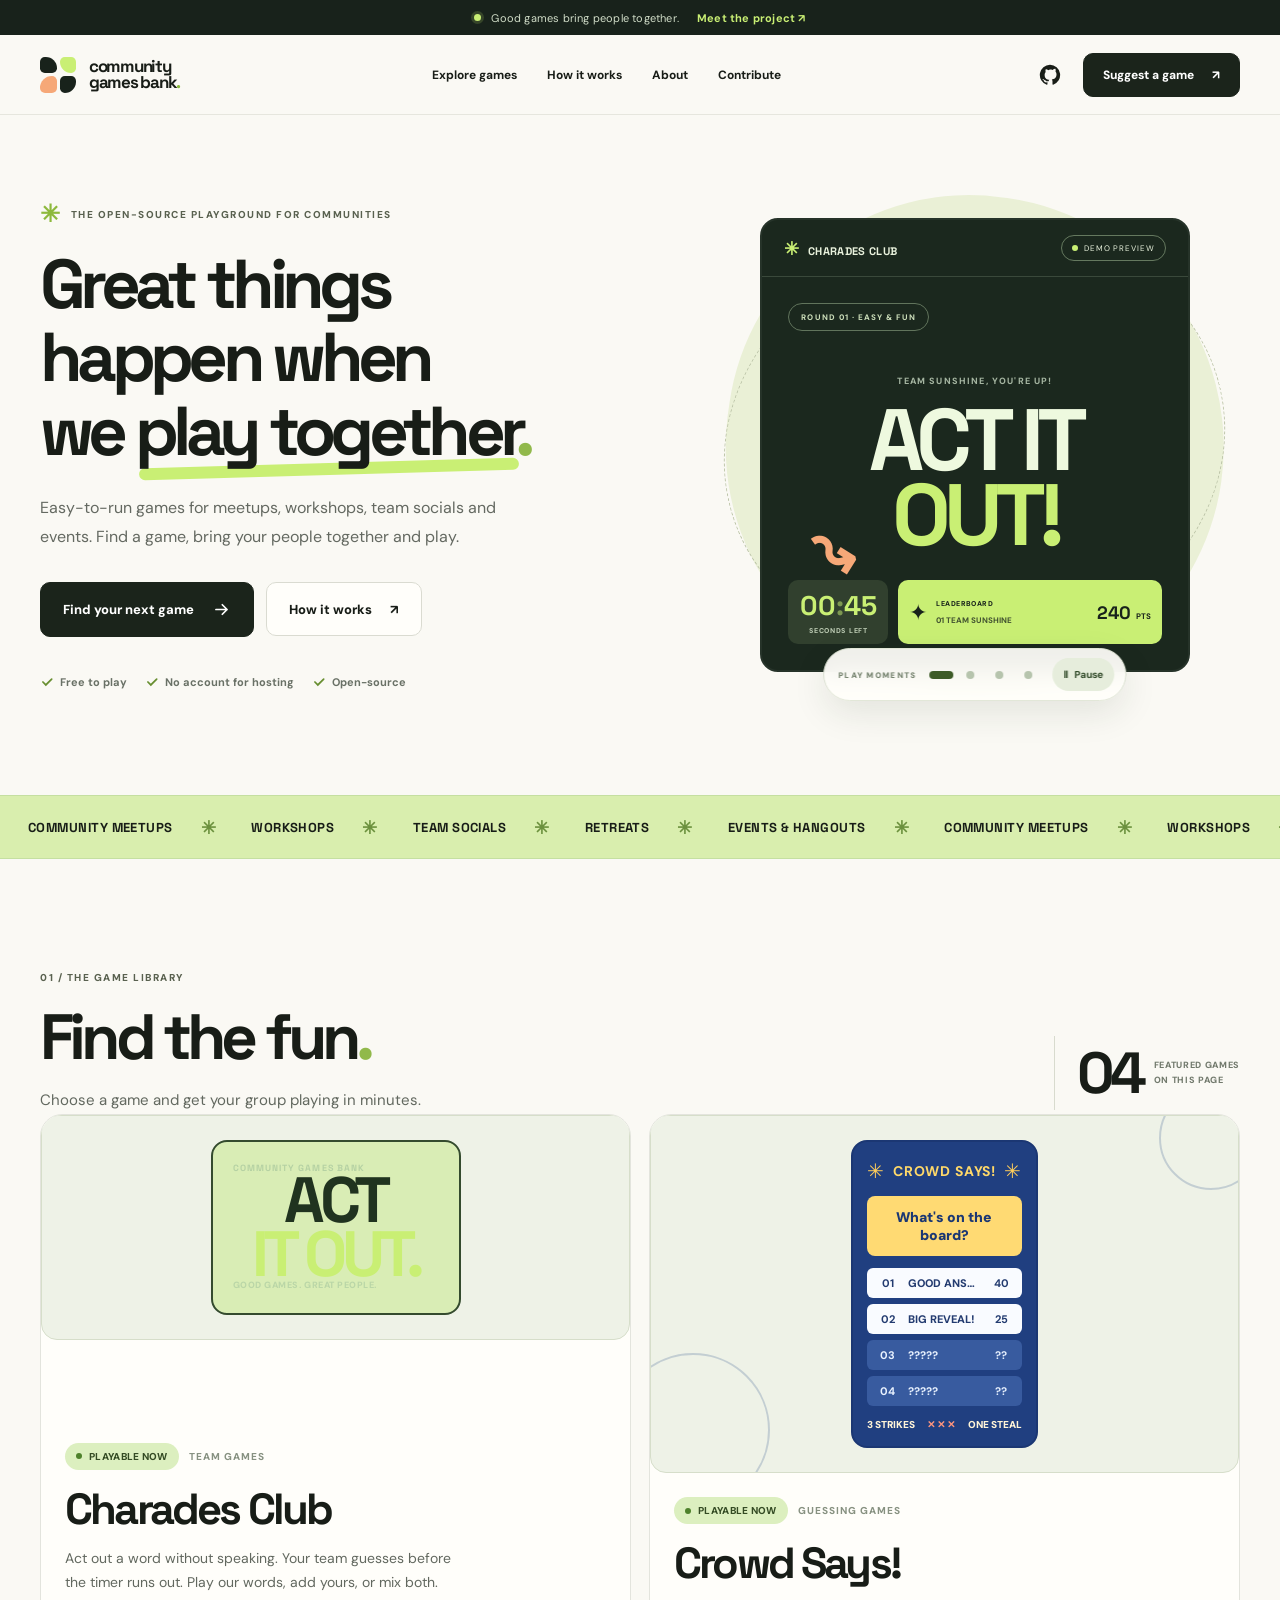
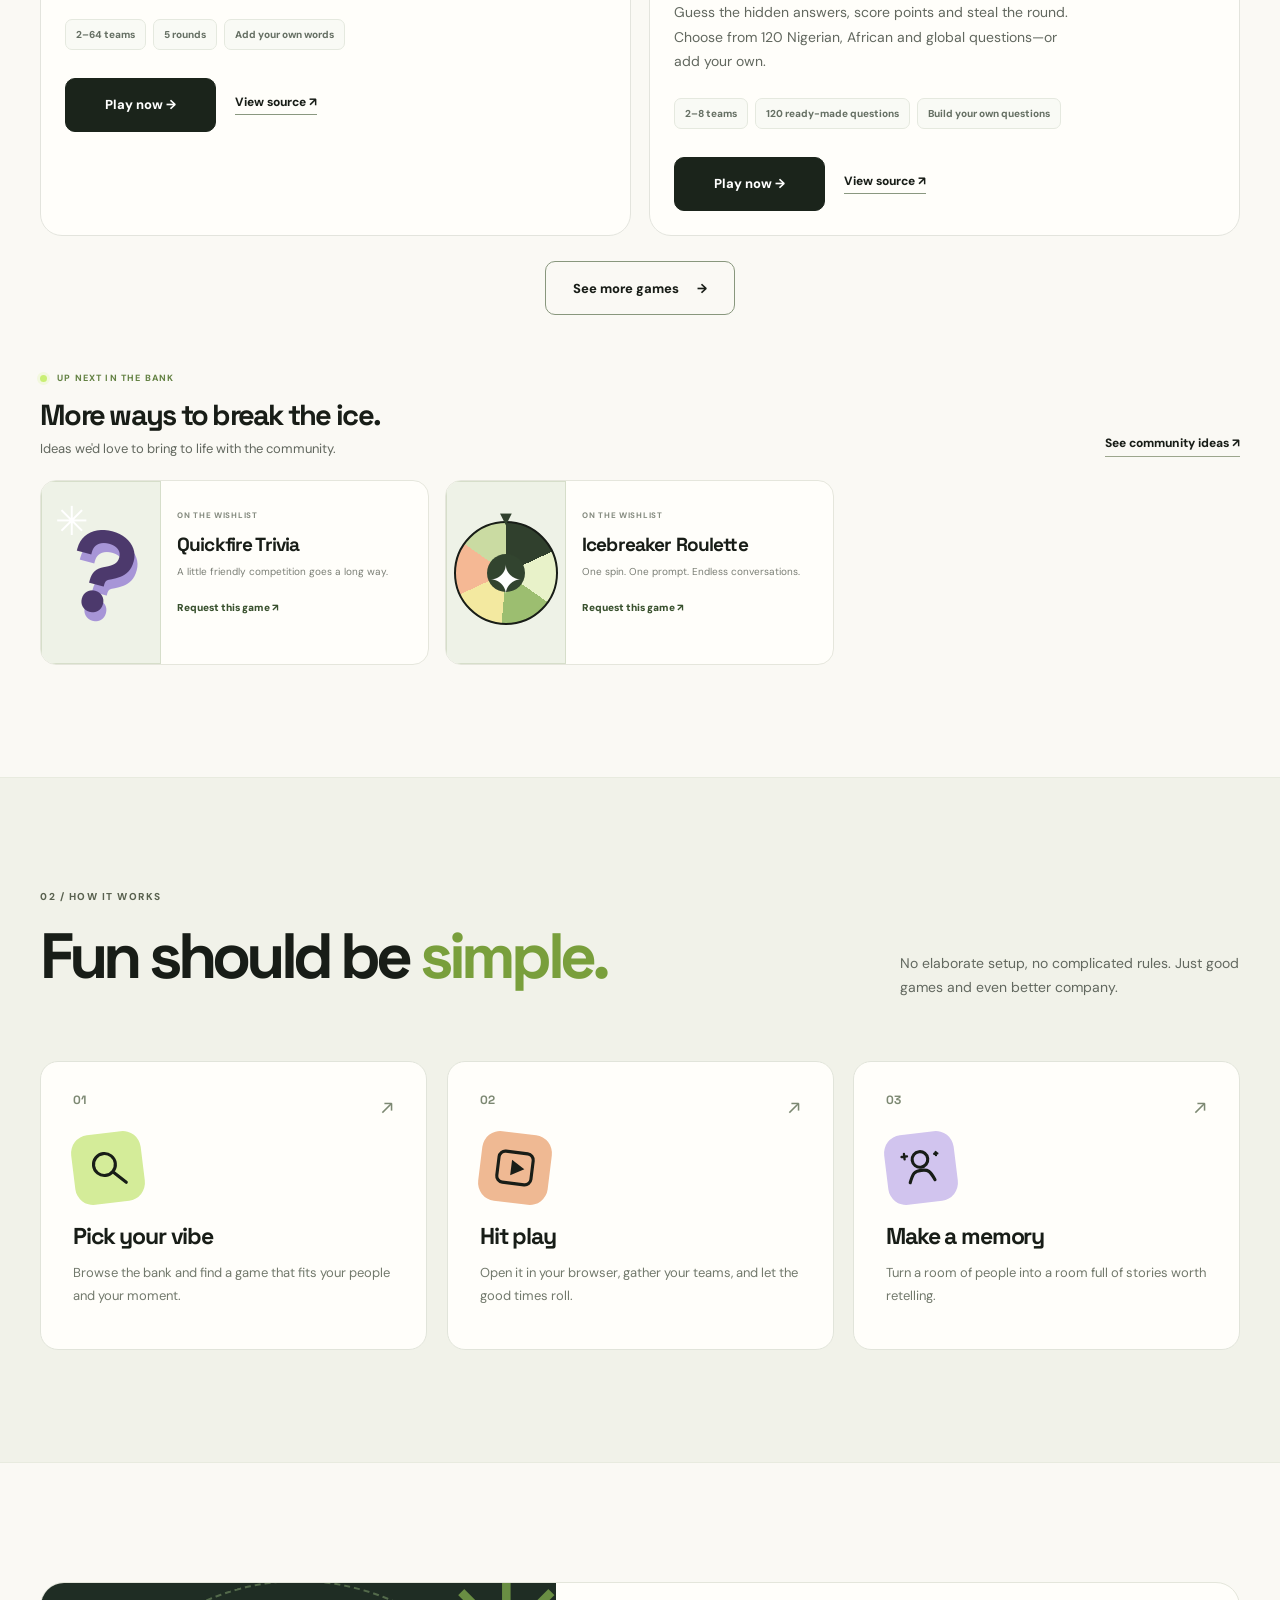
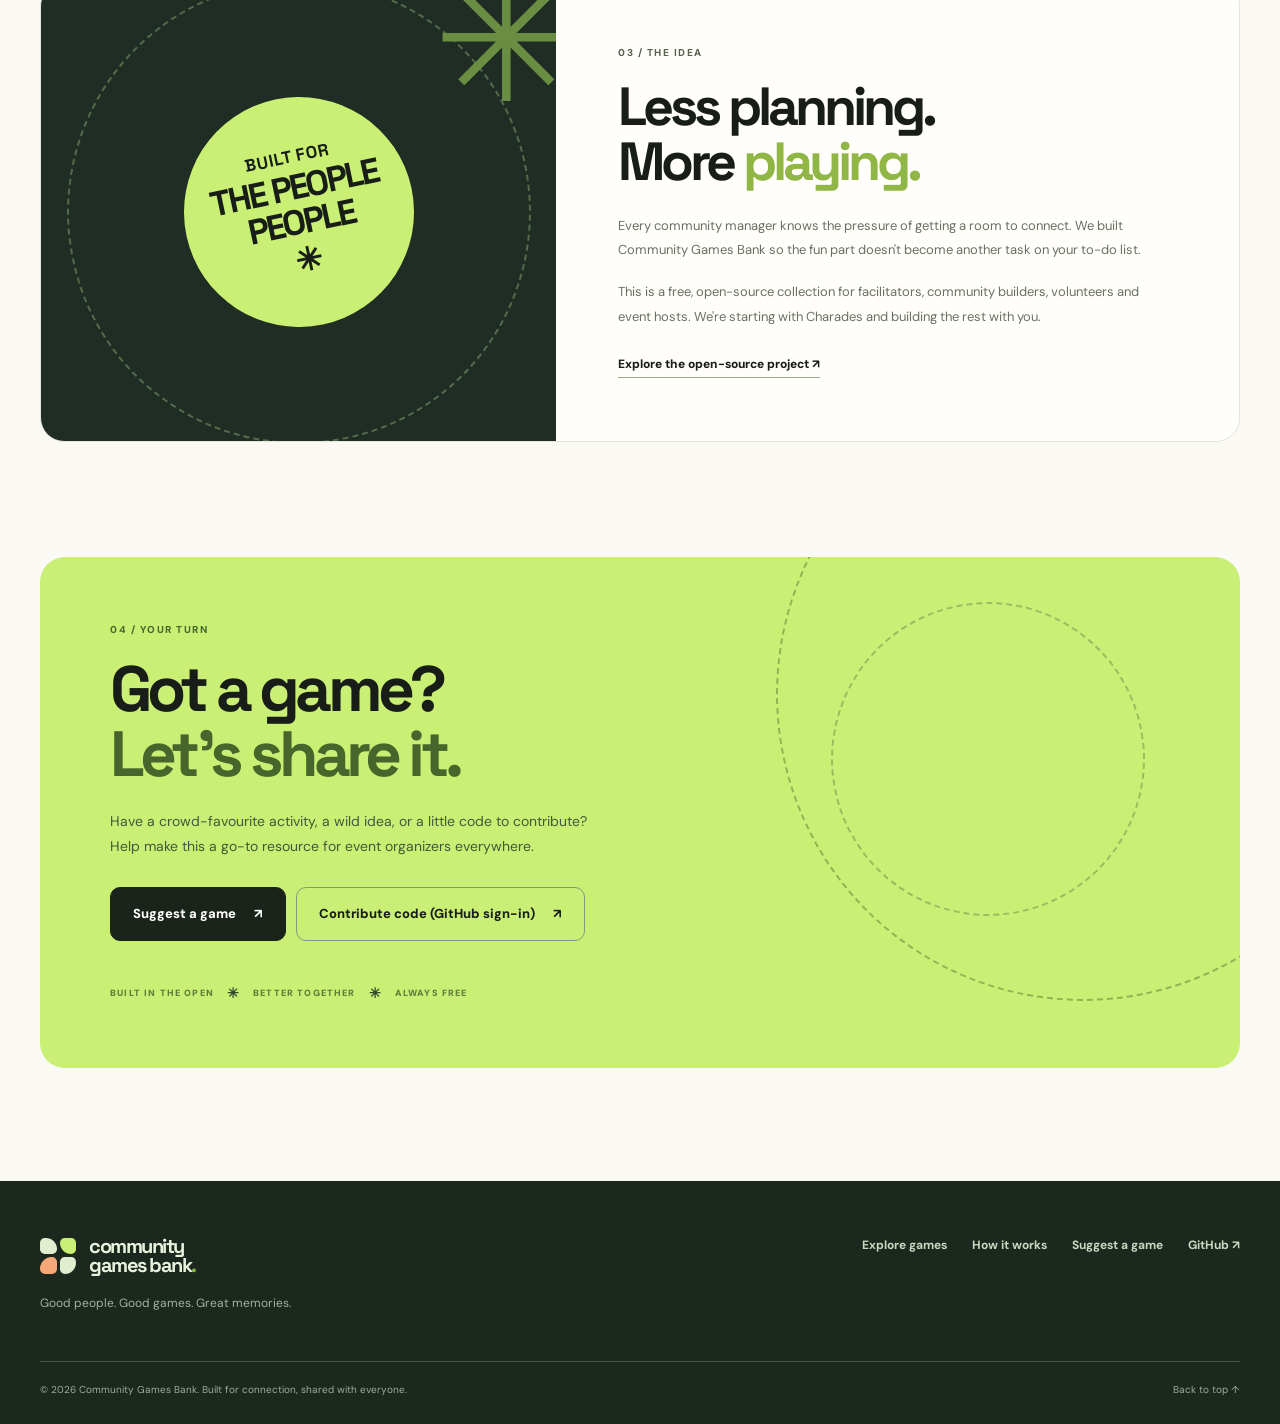
<file: index.html>
<!doctype html>
<html lang="en">
<head>
  <meta charset="utf-8">
  <meta name="viewport" content="width=device-width, initial-scale=1">
  <meta name="theme-color" content="#faf9f4">
  <meta name="description" content="Community Games Bank is a free, open-source library of fun, ready-to-host games for community managers, facilitators and event organizers. Find your next crowd favourite.">
  <meta property="og:type" content="website">
  <meta property="og:title" content="Community Games Bank — Play makes people connect">
  <meta property="og:description" content="Find and host fun group games for meetups, workshops, events and communities. Free, open-source, made for people bringing people together.">
  <meta property="og:url" content="https://community-games-bank.vercel.app/">
  <title>Community Games Bank — Bring people together through play</title>
  <link rel="preconnect" href="https://fonts.googleapis.com">
  <link rel="preconnect" href="https://fonts.gstatic.com" crossorigin>
  <link href="https://fonts.googleapis.com/css2?family=DM+Sans:wght@400;500;600;700;800&family=Space+Grotesk:wght@400;500;600;700;800&display=swap" rel="stylesheet">
  <link rel="stylesheet" href="/assets/styles.css?v=games-5">
  <script src="/assets/app.js?v=games-5" defer></script>
</head>
<body>
  <a class="skip-link" href="#main">Skip to content</a>
  <div class="notice"><span class="pulse-dot"></span> Good games bring people together. <a href="#about">Meet the project <span aria-hidden="true">↗</span></a></div>
  <header class="site-header" id="top">
    <div class="container header-inner">
      <a href="/" class="brand" aria-label="Community Games Bank home">
        <span class="brandmark" aria-hidden="true"><i></i><i></i><i></i><i></i></span>
        <span>community<span class="brand-second">games bank<span class="brand-period">.</span></span></span>
      </a>
      <nav class="desktop-nav" aria-label="Main navigation">
        <a href="#games">Explore games</a>
        <a href="#how">How it works</a>
        <a href="#about">About</a>
        <a href="#contribute">Contribute</a>
      </nav>
      <div class="header-actions">
        <a class="github-top" href="https://github.com/Mogaji-Bolaji-Abdullah/Community-Games-Bank" target="_blank" rel="noopener noreferrer" aria-label="GitHub repository (opens new tab)">
          <svg viewBox="0 0 24 24" aria-hidden="true"><path fill="currentColor" d="M12 .8A11.2 11.2 0 0 0 8.46 22.6c.56.1.77-.24.77-.54v-2.1c-3.13.68-3.79-1.33-3.79-1.33-.51-1.3-1.25-1.65-1.25-1.65-1.03-.7.08-.68.08-.68 1.13.08 1.72 1.16 1.72 1.16 1 .17 1.68.8 2.03 1.3.87.25 1.74.19 2.54.01.08-.72.38-1.3.7-1.59-2.5-.29-5.13-1.25-5.13-5.55 0-1.22.43-2.21 1.15-3-.11-.29-.5-1.43.1-2.99 0 0 .94-.3 3.07 1.15A10.7 10.7 0 0 1 12 6.03c.95 0 1.91.13 2.8.38 2.13-1.45 3.06-1.15 3.06-1.15.6 1.56.22 2.7.11 2.99.72.79 1.14 1.78 1.14 3 0 4.31-2.63 5.25-5.14 5.54.39.33.74.96.74 1.95v3.32c0 .3.2.65.77.54A11.2 11.2 0 0 0 12 .8Z"/></svg>
        </a>
        <a class="button button-dark header-cta" href="#contribute">Suggest a game <span aria-hidden="true">↗</span></a>
        <button class="menu-toggle" id="menuToggle" aria-label="Open navigation" aria-controls="mobileNav" aria-expanded="false"><span></span><span></span><span></span></button>
      </div>
    </div>
    <nav class="mobile-nav" id="mobileNav" aria-label="Mobile navigation" hidden>
      <a href="#games">Explore games</a><a href="#how">How it works</a><a href="#about">About</a><a href="#contribute">Contribute</a>
      <a href="https://github.com/Mogaji-Bolaji-Abdullah/Community-Games-Bank" target="_blank" rel="noopener noreferrer">View on GitHub ↗</a>
    </nav>
  </header>

  <main id="main">
    <section class="hero container" aria-labelledby="hero-heading">
      <div class="hero-copy">
        <div class="eyebrow"><span class="eyebrow-star">✳</span> THE OPEN-SOURCE PLAYGROUND FOR COMMUNITIES</div>
        <h1 id="hero-heading">Great things<br>happen when<br>we <span class="highlight-text">play together<span class="highlight-dot">.</span></span></h1>
        <p class="hero-description">Easy-to-run games for meetups, workshops, team socials and events. Find a game, bring your people together and play.</p>
        <div class="hero-buttons">
          <a class="button button-dark button-large" href="#games">Find your next game <svg class="arrow-icon" viewBox="0 0 24 24" fill="none" stroke="currentColor" stroke-width="2.2" stroke-linecap="round" stroke-linejoin="round" aria-hidden="true"><path d="M5 12h14m-6-6 6 6-6 6"/></svg></a>
          <a class="button button-light button-large" href="#how">How it works <span aria-hidden="true">↗</span></a>
        </div>
        <div class="benefits"><span><svg viewBox="0 0 24 24" aria-hidden="true"><path d="m5 12 5 5L20 7"/></svg> Free to play</span><span><svg viewBox="0 0 24 24" aria-hidden="true"><path d="m5 12 5 5L20 7"/></svg> No account for hosting</span><span><svg viewBox="0 0 24 24" aria-hidden="true"><path d="m5 12 5 5L20 7"/></svg> Open-source</span></div>
      </div>
      <div class="hero-art" aria-label="Illustrative Charades Club game preview with sample teams, scores, and changing prompts" role="img">
        <div class="hero-spark hero-spark-one">✳</div><div class="hero-spark hero-spark-two">✦</div>
        <div class="floating-tag tag-top"><span>★</span> Games made for groups.</div>
        <div class="mock-window">
          <div class="mock-topbar"><span class="mock-brand"><span class="mock-brand-star">✳</span> CHARADES CLUB</span><span class="mock-live"><span></span> DEMO PREVIEW</span></div>
          <div class="mock-body">
            <div class="mock-play-label">ROUND 01 · EASY &amp; FUN</div>
            <div class="mock-mid"><div class="mock-turn-label">TEAM SUNSHINE, YOU'RE UP!</div><div class="mock-word"><span id="previewWordTop">ACT IT</span><br><em id="previewWordBottom">OUT!</em><span class="mock-squiggle">↝</span></div></div>
            <div class="mock-bottom"><div class="mock-timer"><span>00</span><span>:</span><span>45</span><small>SECONDS LEFT</small></div><div class="mock-score"><span class="mini-trophy">✦</span><div class="mock-score-label">LEADERBOARD <small>01 TEAM SUNSHINE</small></div><strong><span id="previewScore">240</span> <small>PTS</small></strong></div></div>
          </div>
        </div>
        <div class="floating-tag tag-bottom"><span class="tiny-party">✳</span> Play. Connect. Repeat.</div>
        <div class="hero-preview-nav" aria-label="Animated game preview controls">
          <span class="preview-eyebrow">PLAY MOMENTS</span>
          <div class="preview-pips" id="previewPips" role="group" aria-label="Choose a preview">
            <button type="button" class="preview-pip is-active" data-slide="0" aria-label="Preview one: Act it out" aria-pressed="true"></button>
            <button type="button" class="preview-pip" data-slide="1" aria-label="Preview two: Guess the word" aria-pressed="false"></button>
            <button type="button" class="preview-pip" data-slide="2" aria-label="Preview three: Beat the clock" aria-pressed="false"></button>
            <button type="button" class="preview-pip" data-slide="3" aria-label="Preview four: Top the leaderboard" aria-pressed="false"></button>
          </div>
          <button type="button" class="preview-toggle" id="previewToggle" aria-label="Pause game preview animations" aria-pressed="false"><span aria-hidden="true">Ⅱ</span> Pause</button>
        </div>
        <span class="art-corner-stamp">PLAY <span>↗</span> CONNECT <span>↗</span> REPEAT</span>
      </div>
    </section>

    <div class="marquee-strip" aria-label="Great for meetups, workshops, team socials, retreats and community hangouts"><div class="marquee-inner"><span>COMMUNITY MEETUPS <b>✳</b></span><span>WORKSHOPS <b>✳</b></span><span>TEAM SOCIALS <b>✳</b></span><span>RETREATS <b>✳</b></span><span>EVENTS &amp; HANGOUTS <b>✳</b></span><span>COMMUNITY MEETUPS <b>✳</b></span><span>WORKSHOPS <b>✳</b></span></div></div>

    <section id="games" class="section library container" aria-labelledby="games-heading">
      <div class="section-header library-header"><div><p class="section-kicker">01 / THE GAME LIBRARY</p><h2 id="games-heading">Find the fun<span class="period">.</span></h2><p class="section-intro">Choose a game and get your group playing in minutes.</p></div><div class="library-count"><span id="liveCount">02</span><small>FEATURED GAMES<br>ON THIS PAGE</small></div></div>
      <div id="gamesGrid" class="games-grid" aria-live="polite" aria-relevant="additions removals"></div>
      <div class="games-more-wrap"><a class="button button-outline button-large" href="/games/">See more games <span aria-hidden="true">→</span></a></div>
      <div class="empty-state" id="emptyState" hidden><span>✳</span><h3>No games found just yet.</h3><p>We're growing the library. Have a game in mind? Help us add it.</p><button type="button" class="button button-dark" data-open-suggest>Suggest a game ↗</button><button class="text-button" id="clearFilters" type="button">Clear filters</button></div>
      <div class="roadmap-block"><div class="roadmap-title"><div><span class="roadmap-label"><span class="tiny-green-dot"></span> UP NEXT IN THE BANK</span><h3>More ways to break the ice.</h3><p>Ideas we'd love to bring to life with the community.</p></div><a class="text-link" href="https://github.com/Mogaji-Bolaji-Abdullah/Community-Games-Bank/issues" target="_blank" rel="noopener noreferrer">See community ideas <span aria-hidden="true">↗</span></a></div><div class="roadmap-grid">
        <article class="roadmap-card roadmap-trivia"><div class="roadmap-art art-trivia" aria-hidden="true"><span class="trivia-bubble">?</span><span class="trivia-tick">✳</span></div><div class="roadmap-content"><span class="mini-status">ON THE WISHLIST</span><h4>Quickfire Trivia</h4><p>A little friendly competition goes a long way.</p><button type="button" class="wishlist-button" data-request="Quickfire Trivia">Request this game <span aria-hidden="true">↗</span></button></div></article>
        <article class="roadmap-card roadmap-spin"><div class="roadmap-art art-spin" aria-hidden="true"><div class="spinner-art"><span>✦</span></div><div class="spinner-arrow">▼</div></div><div class="roadmap-content"><span class="mini-status">ON THE WISHLIST</span><h4>Icebreaker Roulette</h4><p>One spin. One prompt. Endless conversations.</p><button type="button" class="wishlist-button" data-request="Icebreaker Roulette">Request this game <span aria-hidden="true">↗</span></button></div></article>
      </div></div>
    </section>

    <section id="how" class="section how-section" aria-labelledby="how-heading"><div class="container"><div class="how-header"><div><p class="section-kicker">02 / HOW IT WORKS</p><h2 id="how-heading">Fun should be <span class="serif-accent">simple.</span></h2></div><p>No elaborate setup, no complicated rules. Just good games and even better company.</p></div><div class="steps-grid"><div class="step"><div class="step-num">01<span>↗</span></div><div class="step-icon step-icon-one" aria-hidden="true"><svg viewBox="0 0 64 64"><circle cx="28" cy="27" r="14" fill="none" stroke="currentColor" stroke-width="4"/><path d="m39 39 14 14" fill="none" stroke="currentColor" stroke-width="4" stroke-linecap="round"/></svg></div><h3>Pick your vibe</h3><p>Browse the bank and find a game that fits your people and your moment.</p></div><div class="step"><div class="step-num">02<span>↗</span></div><div class="step-icon step-icon-two" aria-hidden="true"><svg viewBox="0 0 64 64"><rect x="10" y="12" width="44" height="40" rx="8" fill="none" stroke="currentColor" stroke-width="4"/><path d="m27 22 17 10-17 10z" fill="currentColor"/></svg></div><h3>Hit play</h3><p>Open it in your browser, gather your teams, and let the good times roll.</p></div><div class="step"><div class="step-num">03<span>↗</span></div><div class="step-icon step-icon-three" aria-hidden="true"><svg viewBox="0 0 64 64"><path d="M16 49c5-12 7-14 16-14s11 2 16 14" fill="none" stroke="currentColor" stroke-width="4" stroke-linecap="round"/><circle cx="32" cy="21" r="10" fill="none" stroke="currentColor" stroke-width="4"/><path d="m51 16 4 0m-2-2v4M9 15l7 0m-3.5-3.5v7" stroke="currentColor" stroke-width="3" stroke-linecap="round"/></svg></div><h3>Make a memory</h3><p>Turn a room of people into a room full of stories worth retelling.</p></div></div></div></section>

    <section id="about" class="section about-section container" aria-labelledby="about-heading"><div class="about-card"><div class="about-left"><div class="about-stamp">BUILT FOR<br><strong>THE PEOPLE<br>PEOPLE</strong><span>✳</span></div></div><div class="about-right"><p class="section-kicker">03 / THE IDEA</p><h2 id="about-heading">Less planning.<br>More <em>playing.</em></h2><p>Every community manager knows the pressure of getting a room to connect. We built Community Games Bank so the fun part doesn't become another task on your to-do list.</p><p>This is a free, open-source collection for facilitators, community builders, volunteers and event hosts. We're starting with Charades and building the rest with you.</p><a href="https://github.com/Mogaji-Bolaji-Abdullah/Community-Games-Bank" class="text-link" target="_blank" rel="noopener noreferrer">Explore the open-source project <span aria-hidden="true">↗</span></a></div></div></section>

    <section id="contribute" class="section contribute-section container" aria-labelledby="contribute-heading"><div class="contribute-panel"><div class="contrib-deco deco-one">✳</div><div class="contrib-deco deco-two">✦</div><div class="contribute-copy"><p class="section-kicker">04 / YOUR TURN</p><h2 id="contribute-heading">Got a game?<br><em>Let's share it.</em></h2><p>Have a crowd-favourite activity, a wild idea, or a little code to contribute? Help make this a go-to resource for event organizers everywhere.</p><div class="contribute-buttons"><button type="button" class="button button-dark button-large" data-open-suggest>Suggest a game <span aria-hidden="true">↗</span></button><a href="https://github.com/Mogaji-Bolaji-Abdullah/Community-Games-Bank/blob/main/CONTRIBUTING.md" target="_blank" rel="noopener noreferrer" class="button button-outline button-large">Contribute code (GitHub sign-in) <span aria-hidden="true">↗</span></a></div><div class="contrib-foot">BUILT IN THE OPEN <span>✳</span> BETTER TOGETHER <span>✳</span> ALWAYS FREE</div></div><div class="contrib-sticker" aria-hidden="true"><span>YOUR<br>IDEAS<br>WELCOME</span><b>↗</b></div></div></section>
  </main>

  <footer class="footer"><div class="container"><div class="footer-top"><div><a href="/" class="brand footer-brand"><span class="brandmark" aria-hidden="true"><i></i><i></i><i></i><i></i></span><span>community<span class="brand-second">games bank<span class="brand-period">.</span></span></span></a><p>Good people. Good games. Great memories.</p></div><div class="footer-links"><a href="#games">Explore games</a><a href="#how">How it works</a><a href="#contribute">Suggest a game</a><a href="https://github.com/Mogaji-Bolaji-Abdullah/Community-Games-Bank" target="_blank" rel="noopener noreferrer">GitHub ↗</a></div></div><div class="footer-bottom"><span>© <span id="year">2026</span> Community Games Bank. Built for connection, shared with everyone.</span><a href="#top">Back to top ↑</a></div></div></footer>

  <dialog id="suggestDialog" class="suggest-dialog" aria-labelledby="dialogTitle"><div class="dialog-inner"><button type="button" class="dialog-close" id="closeDialog" aria-label="Close suggest game dialog">×</button><p class="section-kicker">HAVE AN IDEA?</p><h2 id="dialogTitle">Bring a game<br>to the bank<span class="period">.</span></h2><p class="dialog-sub">Share your idea here. No GitHub account or sign-in needed — we’ll add it to the Community Games Bank suggestions folder for the team to review.</p><form id="suggestForm"><div class="form-field"><label for="ideaName">What's the game called? <span>*</span></label><input id="ideaName" name="game_name" placeholder="e.g. Guess the Emoji" required maxlength="100" autocomplete="off"></div><div class="form-field"><label for="ideaUse">What's it great for? <span>*</span></label><select id="ideaUse" name="use_case" required><option value="" disabled selected>Choose an occasion</option><option>Icebreakers & introductions</option><option>Team bonding</option><option>Energizers & warm-ups</option><option>Workshops & learning</option><option>Networking events</option><option>Other</option></select></div><div class="form-field"><label for="ideaDescription">How does it work? <span>*</span></label><textarea id="ideaDescription" name="description" rows="4" maxlength="2000" required placeholder="Tell us how to play, what you need, and why people love it..."></textarea></div><div class="form-field" style="position:absolute;left:-5000px" aria-hidden="true"><label for="ideaWebsite">Leave this field empty</label><input id="ideaWebsite" name="website" tabindex="-1" autocomplete="off"></div><p class="form-note">No GitHub login needed. Suggestions are saved in the project repository for review. Please don’t include private or sensitive information.</p><button type="submit" class="button button-dark button-large submit-idea">Send game suggestion <span aria-hidden="true">↗</span></button><p class="form-note" id="suggestStatus" role="status" aria-live="polite"></p></form></div></dialog>
</body>
</html>
</file>
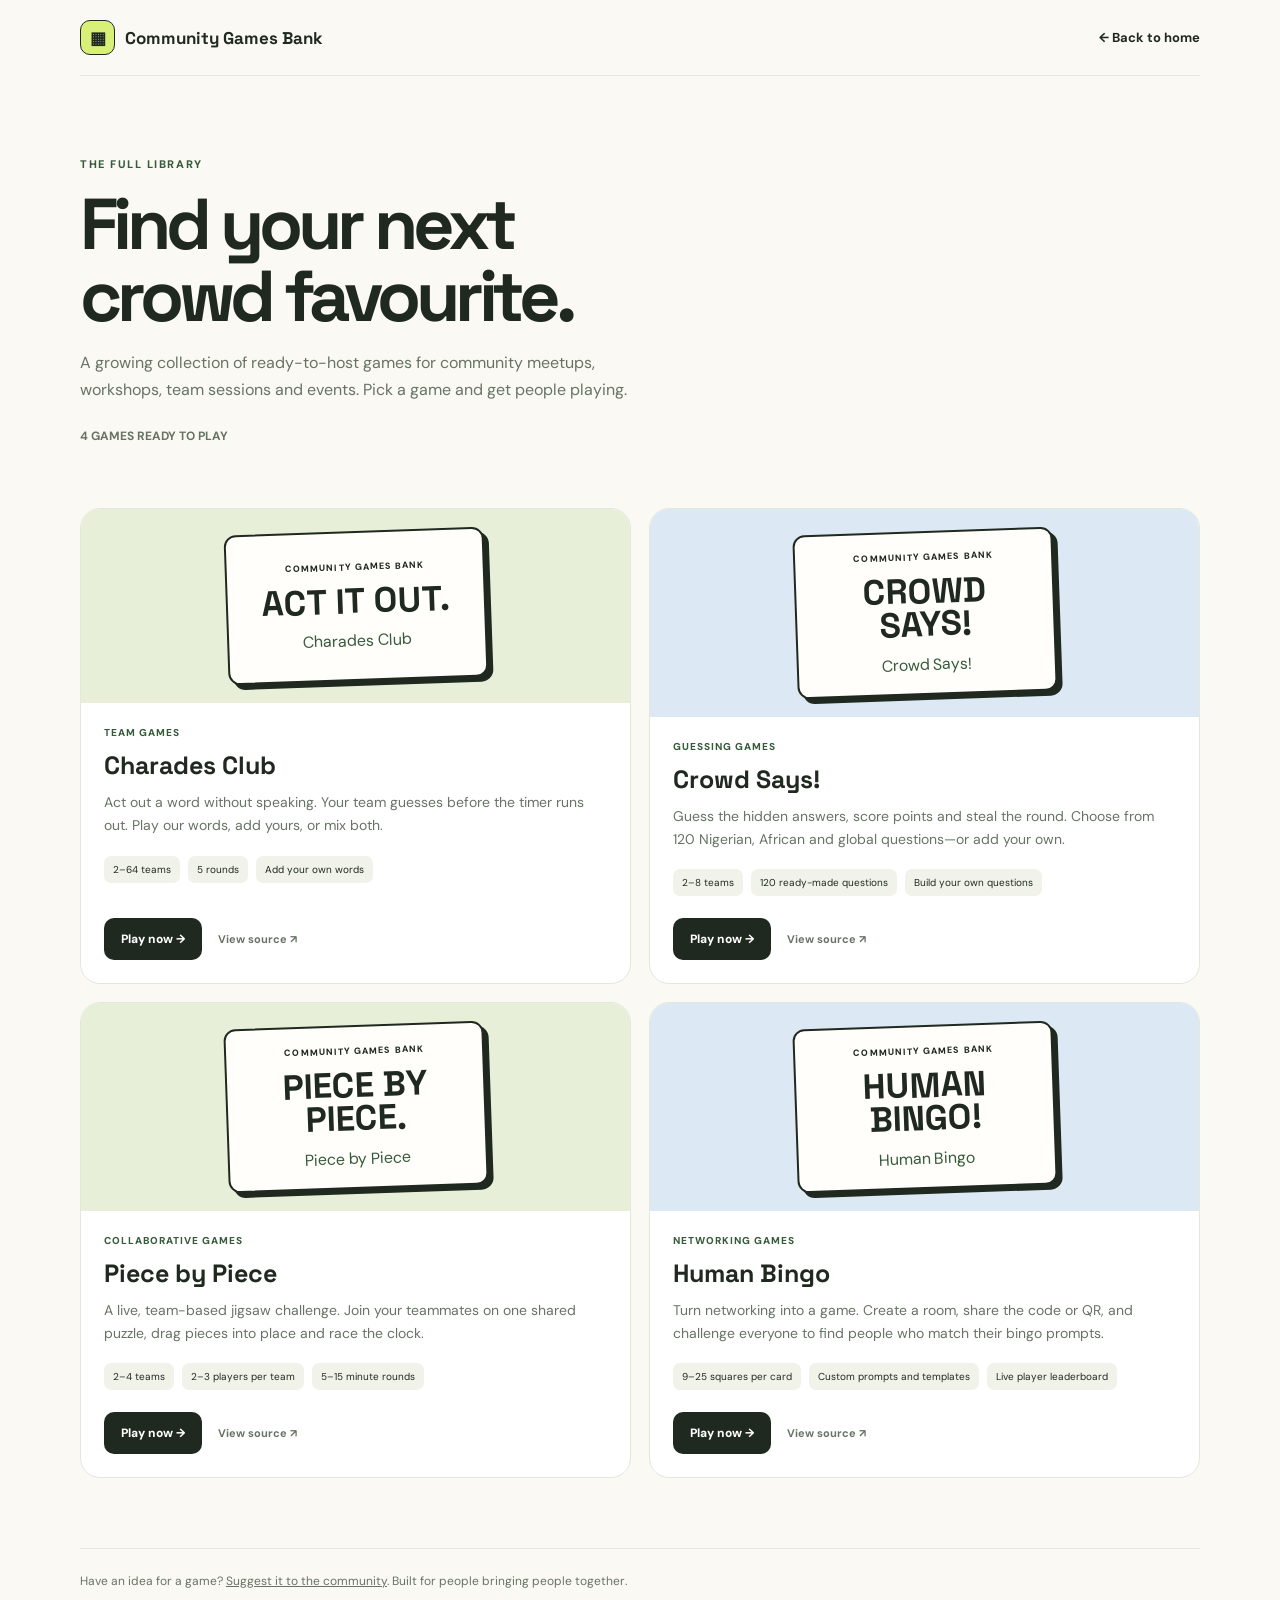
<file: games/index.html>
<!doctype html><html lang="en"><head><meta charset="utf-8"><meta name="viewport" content="width=device-width,initial-scale=1"><meta name="theme-color" content="#faf9f4"><title>All Games — Community Games Bank</title><link rel="preconnect" href="https://fonts.googleapis.com"><link href="https://fonts.googleapis.com/css2?family=DM+Sans:wght@400;500;600;700;800&family=Space+Grotesk:wght@400;500;600;700;800&display=swap" rel="stylesheet"><style>
:root{--ink:#20291f;--muted:#687366;--paper:#faf9f4;--line:#e4e7dc;--lime:#d8f078;--green:#365b3b}*{box-sizing:border-box}body{margin:0;background:var(--paper);color:var(--ink);font-family:'DM Sans',Arial,sans-serif}.wrap{width:min(1120px,calc(100% - 40px));margin:auto}.nav{height:76px;display:flex;align-items:center;justify-content:space-between;border-bottom:1px solid var(--line)}.brand{font:800 17px 'Space Grotesk';display:flex;align-items:center;gap:10px}.mark{width:35px;height:35px;border-radius:10px;background:var(--lime);display:grid;place-items:center;border:1px solid var(--ink)}a{color:inherit;text-decoration:none}.back{font-size:13px;font-weight:700}.hero{padding:70px 0 32px}.kicker{font-size:11px;font-weight:800;letter-spacing:.14em;color:var(--green)}h1{font:800 clamp(42px,7vw,72px)/1 'Space Grotesk';letter-spacing:-.07em;margin:17px 0}.intro{font-size:16px;line-height:1.7;color:var(--muted);max-width:590px}.count{font-size:12px;color:var(--muted);font-weight:700;margin-top:25px}.grid{display:grid;grid-template-columns:repeat(2,minmax(0,1fr));gap:18px;padding:20px 0 70px}.card{background:white;border:1px solid var(--line);border-radius:20px;overflow:hidden;display:flex;flex-direction:column}.art{min-height:190px;padding:22px;display:grid;place-items:center;background:#e8efd9}.art.blue{background:#dce8f3}.art.orange{background:#f7e4cf}.poster{width:min(260px,90%);min-height:150px;border:2px solid var(--ink);border-radius:12px;background:#fffefb;display:flex;flex-direction:column;align-items:center;justify-content:center;box-shadow:5px 5px 0 var(--ink);padding:18px;transform:rotate(-2deg)}.poster small{font-size:9px;letter-spacing:.12em;font-weight:800}.poster strong{font:800 35px/.95 'Space Grotesk';text-align:center;margin:12px 0}.poster em{font-style:normal;color:var(--green)}.body{padding:23px;display:flex;flex-direction:column;flex:1}.meta{font-size:10px;letter-spacing:.1em;text-transform:uppercase;color:var(--green);font-weight:800}.body h2{font:800 25px 'Space Grotesk';margin:10px 0}.body p{font-size:14px;line-height:1.65;color:var(--muted);margin:0 0 18px}.details{display:flex;gap:8px;flex-wrap:wrap;margin-bottom:22px}.details span{font-size:10px;background:#f1f3eb;padding:7px 9px;border-radius:7px}.actions{display:flex;align-items:center;gap:16px;margin-top:auto}.button{display:inline-flex;align-items:center;justify-content:center;background:var(--ink);color:#fff;border-radius:10px;padding:13px 17px;font-size:12px;font-weight:800}.source{font-size:11px;font-weight:700;color:var(--muted)}.footer{border-top:1px solid var(--line);padding:24px 0 40px;color:var(--muted);font-size:12px}.footer a{text-decoration:underline}@media(max-width:650px){.wrap{width:calc(100% - 30px)}.nav{height:65px}.brand{font-size:14px}.back{font-size:11px}.hero{padding:48px 0 20px}.intro{font-size:14px}.grid{grid-template-columns:1fr;gap:14px;padding-bottom:45px}.art{min-height:170px}.body{padding:20px}.body h2{font-size:23px}}
</style></head><body><div class="wrap"><nav class="nav"><a class="brand" href="/"><span class="mark">▦</span> Community Games Bank</a><a class="back" href="/">← Back to home</a></nav><header class="hero"><p class="kicker">THE FULL LIBRARY</p><h1>Find your next<br>crowd favourite.</h1><p class="intro">A growing collection of ready-to-host games for community meetups, workshops, team sessions and events. Pick a game and get people playing.</p><p class="count" id="count">GAMES READY TO PLAY</p></header><main class="grid" id="games"></main><footer class="footer">Have an idea for a game? <a href="/#contribute">Suggest it to the community</a>. Built for people bringing people together.</footer></div><script>
const games=[{"id":"charades-club","title":"Charades Club","eyebrow":"ACT IT OUT · GUESS IT FAST","description":"Act out a word without speaking. Your team guesses before the timer runs out. Play our words, add yours, or mix both.","category":"Team games","tags":["Team games","Energizers"],"searchTerms":["charades","guessing","acting","party","meetups","socials","icebreaker","nigerian","african","team building","community"],"details":["2–64 teams","5 rounds","Add your own words"],"status":"live","href":"/games/iih-charades/","sourceHref":"https://github.com/Mogaji-Bolaji-Abdullah/Community-Games-Bank/tree/main/games/iih-charades","art":{"theme":"lime","sticker":"YOUR TURN! ↗","lineOne":"ACT","lineTwo":"IT OUT."}},{"id":"crowd-says","title":"Crowd Says!","eyebrow":"GUESS · REVEAL · STEAL","description":"Guess the hidden answers, score points and steal the round. Choose from 120 Nigerian, African and global questions—or add your own.","category":"Guessing games","tags":["Team games","Guessing games","Energizers"],"searchTerms":["family feud","crowd says","survey game","team games","trivia","nigeria","africa","global","question","quiz","game night","party","group","custom","questions"],"details":["2–8 teams","120 ready-made questions","Build your own questions"],"status":"live","href":"/games/crowd-says/","sourceHref":"https://github.com/Mogaji-Bolaji-Abdullah/Community-Games-Bank/tree/main/games/crowd-says","art":{"theme":"blue","sticker":"GUESS THE ANSWER","lineOne":"CROWD","lineTwo":"SAYS!"}},{"id":"piece-by-piece","title":"Piece by Piece","eyebrow":"BUILD TOGETHER · BEAT THE CLOCK","description":"A live, team-based jigsaw challenge. Join your teammates on one shared puzzle, drag pieces into place and race the clock.","category":"Collaborative games","tags":["Team games","Collaborative games","Energizers"],"searchTerms":["jigsaw","puzzle","teamwork","collaboration","african art","group challenge","competition","timer","multiplayer"],"details":["2–4 teams","2–3 players per team","5–15 minute rounds"],"status":"live","href":"/games/piece-by-piece/","sourceHref":"https://github.com/Mogaji-Bolaji-Abdullah/Community-Games-Bank/tree/main/games/piece-by-piece","art":{"theme":"lime","sticker":"PUT IT TOGETHER","lineOne":"PIECE","lineTwo":"BY PIECE."}},{"id":"human-bingo","title":"Human Bingo","eyebrow":"MEET PEOPLE · MAKE CONNECTIONS","description":"Turn networking into a game. Create a room, share the code or QR, and challenge everyone to find people who match their bingo prompts.","category":"Networking games","tags":["Networking games","Icebreakers","Team games"],"searchTerms":["human bingo","networking","icebreaker","meet people","connection","bingo card","QR code","room code","community events","introductions"],"details":["9–25 squares per card","Custom prompts and templates","Live player leaderboard"],"status":"live","href":"/games/human-bingo/","sourceHref":"https://github.com/Mogaji-Bolaji-Abdullah/Community-Games-Bank/tree/main/games/human-bingo","art":{"theme":"blue","sticker":"MEET YOUR PEOPLE","lineOne":"HUMAN","lineTwo":"BINGO!"}}];const grid=document.getElementById('games');const live=games.filter(g=>g.status==='live');document.getElementById('count').textContent=live.length+' GAMES READY TO PLAY';live.forEach(g=>{const art=document.createElement('div');art.className='art '+(g.art?.theme==='blue'?'blue':g.art?.theme==='orange'?'orange':'');const poster=document.createElement('div');poster.className='poster';const small=document.createElement('small');small.textContent='COMMUNITY GAMES BANK';const strong=document.createElement('strong');strong.textContent=(g.art?.lineOne||g.title)+' '+(g.art?.lineTwo||'');const em=document.createElement('em');em.textContent=g.title;poster.append(small,strong,em);art.append(poster);const card=document.createElement('article');card.className='card';const body=document.createElement('div');body.className='body';const meta=document.createElement('div');meta.className='meta';meta.textContent=g.category;const title=document.createElement('h2');title.textContent=g.title;const desc=document.createElement('p');desc.textContent=g.description;const details=document.createElement('div');details.className='details';g.details.forEach(d=>{const s=document.createElement('span');s.textContent=d;details.append(s)});const actions=document.createElement('div');actions.className='actions';const play=document.createElement('a');play.className='button';play.href=g.href;play.textContent='Play now →';const source=document.createElement('a');source.className='source';source.href=g.sourceHref;source.target='_blank';source.rel='noopener noreferrer';source.textContent='View source ↗';actions.append(play,source);body.append(meta,title,desc,details,actions);card.append(art,body);grid.append(card)});</script></body></html>
</file>
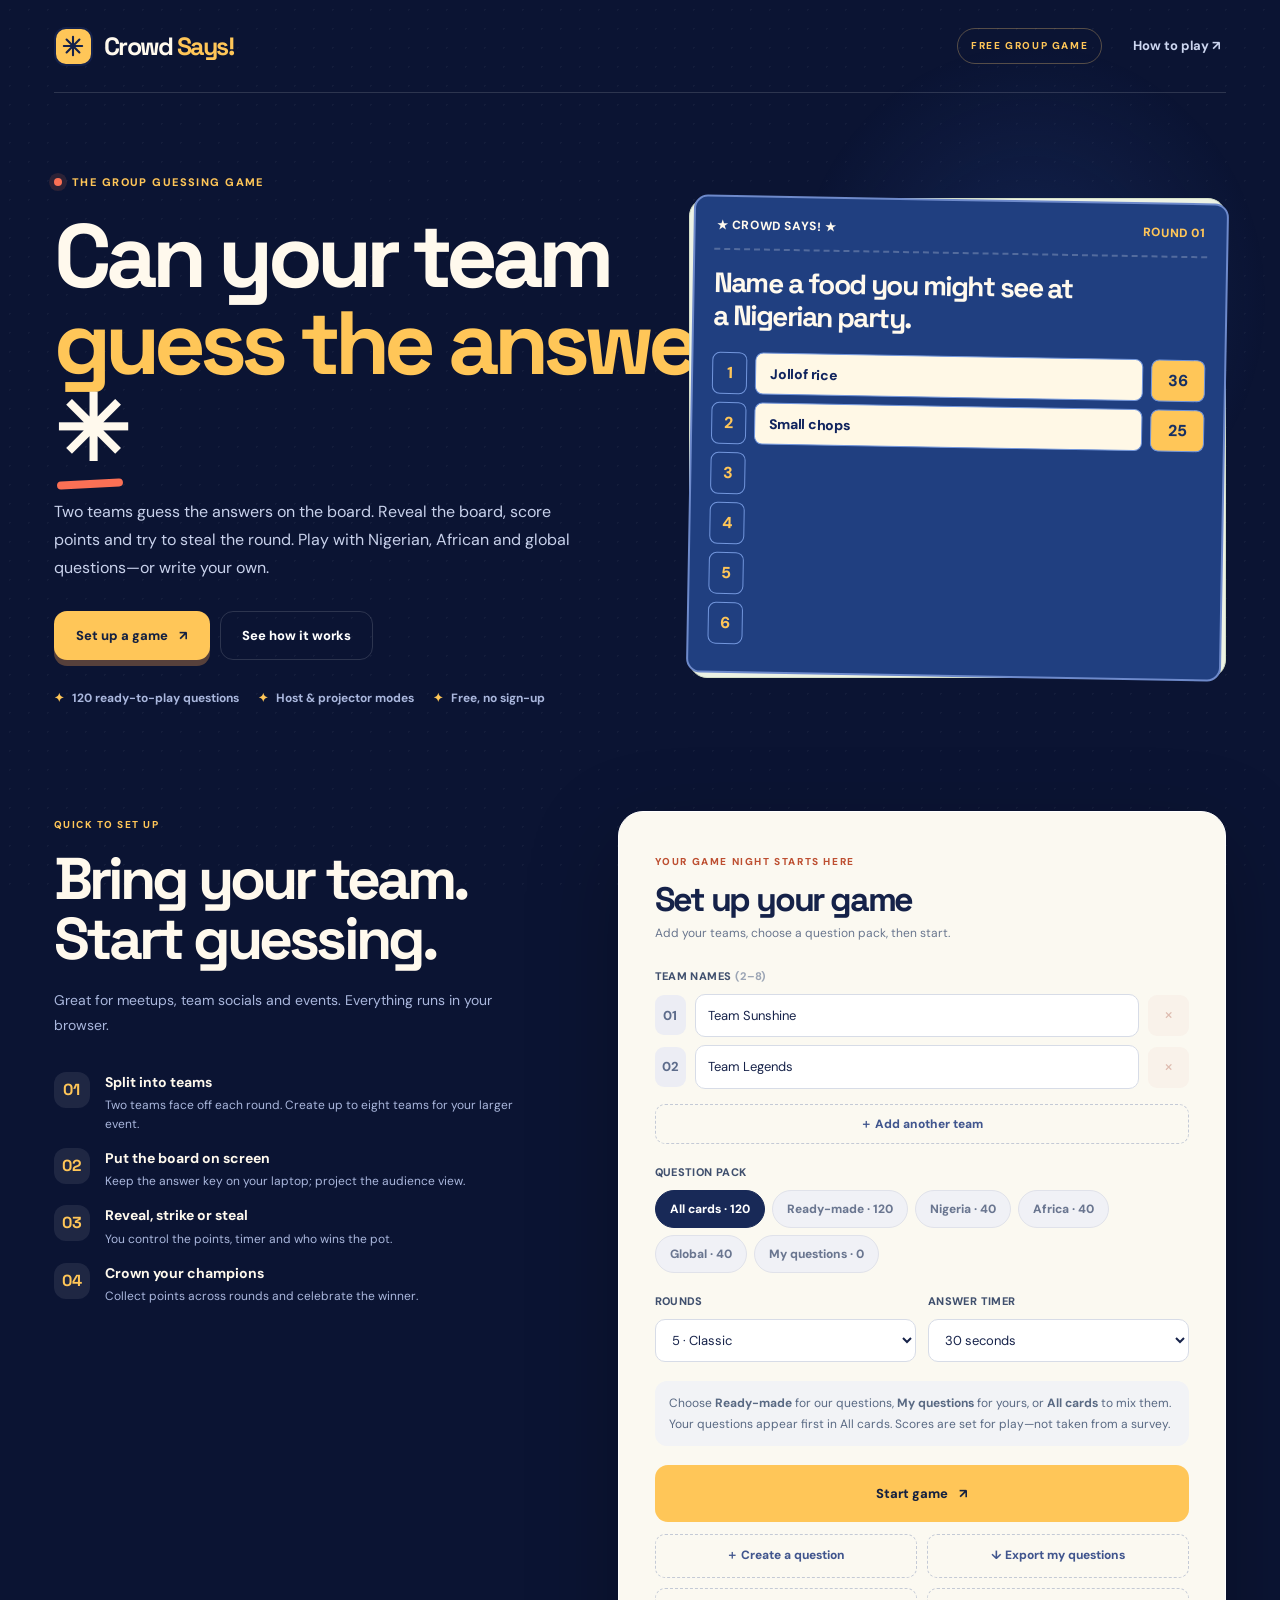
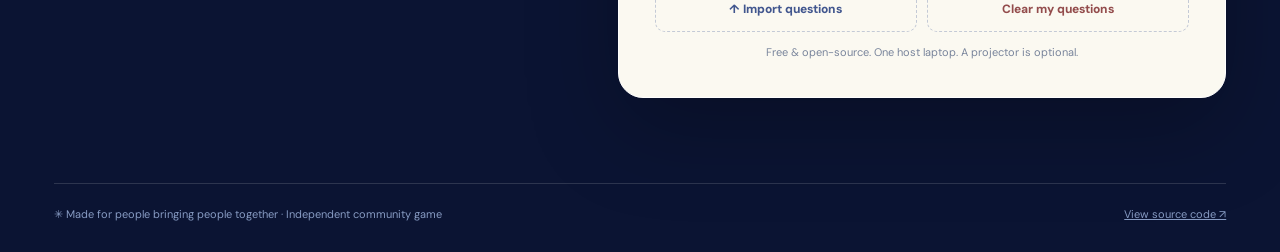
<file: games/crowd-says/index.html>
<!doctype html>
<html lang="en">
<head>
  <meta charset="utf-8">
  <meta name="viewport" content="width=device-width, initial-scale=1">
  <meta name="theme-color" content="#101c44">
  <meta name="description" content="Crowd Says! — a free, host-controlled survey showdown for Nigerian, African and global community events. Teams, hidden answers, strikes, steals and a projector screen.">
  <title>Crowd Says! — A guessing game for groups</title>
  <link rel="preconnect" href="https://fonts.googleapis.com">
  <link rel="preconnect" href="https://fonts.gstatic.com" crossorigin>
  <link href="https://fonts.googleapis.com/css2?family=DM+Sans:wght@400;500;600;700;800&family=Space+Grotesk:wght@400;500;600;700;800&display=swap" rel="stylesheet">
  <link rel="stylesheet" href="./styles.css">
  <script src="./questions.js" defer></script>
  <script src="./app.js" defer></script>
</head>
<body>
  <div class="noise" aria-hidden="true"></div>
  <div id="app" aria-live="polite"></div>
  <div id="effect-layer" aria-hidden="true"></div>
  <dialog id="rules-dialog" class="info-dialog">
    <div class="dialog-header"><div><span class="eyebrow">EVERYONE CAN PLAY</span><h2>How to play Crowd Says!</h2></div><button class="icon-button close-dialog" data-action="closeRules" aria-label="Close rules">✕</button></div>
    <div class="rules-intro">Two teams guess the hidden answers. The host reveals matches, tracks points and decides the winner.</div>
    <div class="rules-grid">
      <article><span class="rule-number">01</span><h3>Choose your teams</h3><p>Make 2–8 teams. Choose ready-made questions, your own, or a mix. Pick the number of rounds and a timer. Put the separate audience screen on your projector.</p></article>
      <article><span class="rule-number">02</span><h3>Face-off & take control</h3><p>The host reads the prompt. One representative from each of the two selected teams gives an answer. The host determines who wins the face-off and selects the team that will play the board.</p></article>
      <article><span class="rule-number">03</span><h3>Reveal or strike</h3><p>Players take turns guessing an answer on the board. The host clicks the matching answer privately to reveal it. Incorrect or repeated answers earn one strike. After three strikes, the rival team gets one steal attempt.</p></article>
      <article><span class="rule-number">04</span><h3>Steal the round</h3><p>The rival team gives just one answer. If it matches an unrevealed answer, they win the entire round pot. If not, the original team keeps the pot. Clearing the whole board also wins the round.</p></article>
      <article><span class="rule-number">05</span><h3>Points & winner</h3><p>Each revealed answer adds its displayed play points to the round pot. Round 1–2: 1×; rounds 3–4: 2×; rounds 5+: 3×. The team with the most total points at the end wins.</p></article>
      <article><span class="rule-number">06</span><h3>Host rules</h3><p>The host has the final say on close answers, timing and disputes. Keep answers secret, take turns, respect all cultures and participants, and play fair. Timers do not automatically issue strikes.</p></article>
    </div>
    <div class="rules-note"><strong>Important:</strong> The included question cards are original, curated prompts with <em>illustrative play-point values</em> — not results from 100 surveyed people. This is an independent event game, not affiliated with the Family Feud TV franchise. The audience display syncs only between windows on the same device/browser; it is not a multi-device online room.</div>
    <div class="dialog-actions"><button class="btn btn-primary" data-action="closeRules">Got it — let's play <span>↗</span></button></div>
  </dialog>
  <dialog id="custom-dialog" class="info-dialog narrow">
    <div class="dialog-header"><div><span class="eyebrow">MAKE IT YOURS</span><h2>Add a custom question</h2></div><button class="icon-button" data-action="closeCustom" aria-label="Close form">✕</button></div>
    <p class="modal-copy">Write a question for your event, add answers and set points. Choose My questions to play yours, or All cards to mix them in.</p>
    <form id="custom-form">
      <label class="field-label" for="custom-prompt">Your question</label>
      <textarea id="custom-prompt" rows="2" placeholder="Name something people bring to a meetup..." required maxlength="220"></textarea>
      <label class="field-label" for="custom-answers">Answers, one per line</label>
      <textarea id="custom-answers" rows="7" placeholder="Networking | 35&#10;Eating snacks | 25&#10;Taking photos | 18&#10;Playing games | 12&#10;Making friends | 7&#10;Listening to talks | 3" required></textarea>
      <p class="field-hint">Add 4–8 different answers, one per line. Use <strong>Answer | points</strong> (for example: <strong>Jollof rice | 40</strong>). Higher points mean a higher-ranked answer.</p>
      <div id="custom-error" class="form-error" role="alert"></div>
      <button class="btn btn-primary full" type="submit">Save my question <span>＋</span></button>
    </form>
  </dialog>
</body>
</html>
</file>
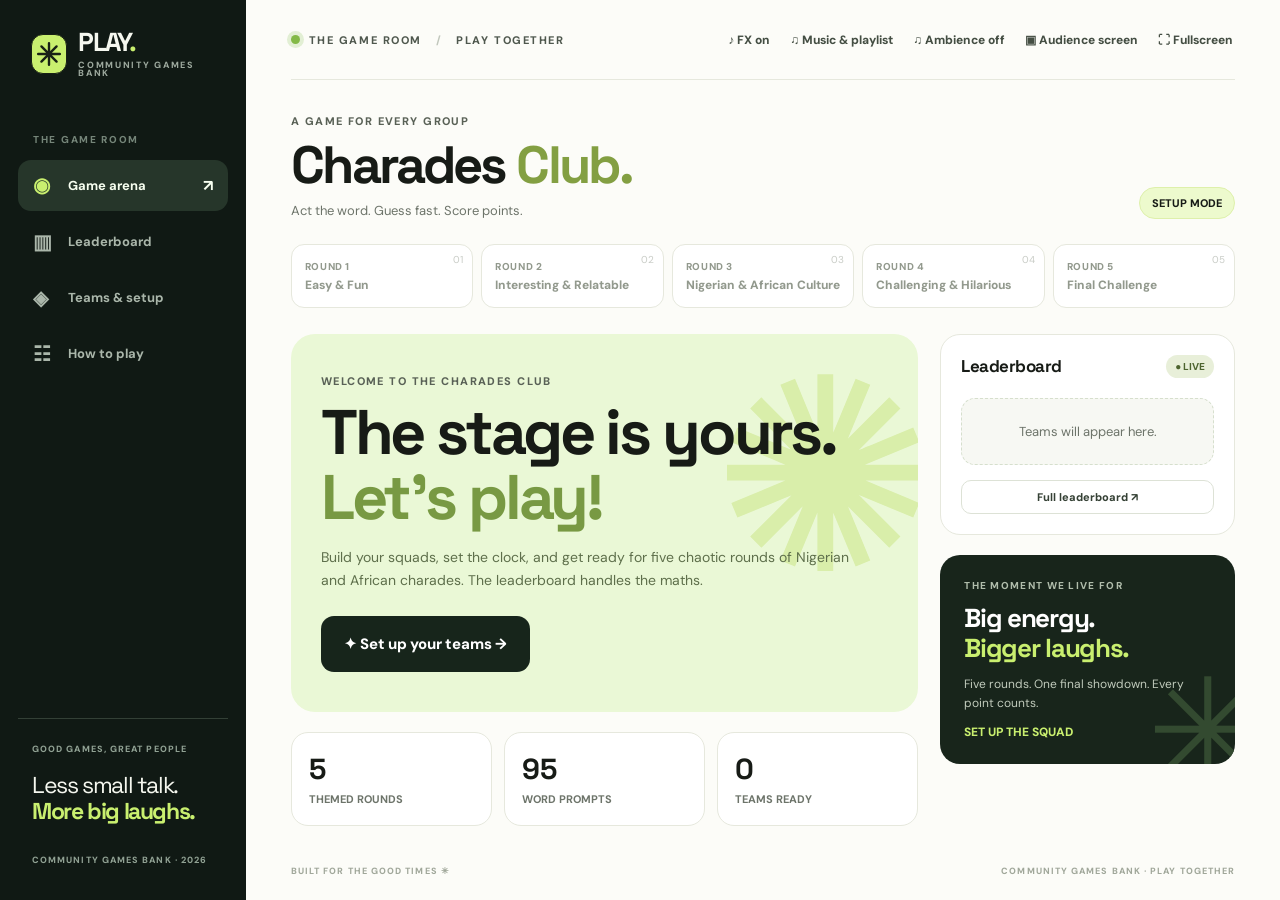
<file: games/iih-charades/index.html>
<!doctype html>
<html lang="en">
<head>
  <meta charset="UTF-8" />
  <meta name="viewport" content="width=device-width, initial-scale=1.0" />
  <meta name="theme-color" content="#101713" />
  <meta name="description" content="The official Community Games Bank team charades game. Five rounds, bold words, timed turns and live scores." />
  <title>Community Games Bank — Charades Club</title>
  <link rel="preconnect" href="https://fonts.googleapis.com">
  <link rel="preconnect" href="https://fonts.gstatic.com" crossorigin>
  <link href="https://fonts.googleapis.com/css2?family=DM+Sans:wght@400;500;600;700;800&family=Space+Grotesk:wght@400;500;600;700&display=swap" rel="stylesheet">
  <style>:root{--ink:#171b16;--muted:#6d746a;--soft:#f3f4ec;--cream:#fcfcf8;--line:#e6e8dd;--green:#c9ef6f;--orange:#ffb88f;--purple:#e5d3ff;--sidebar:#101914;--radius:20px;--shadow:0 13px 42px rgba(20,32,23,.065)}
*{box-sizing:border-box}html,body{margin:0;min-height:100%;font-family:'DM Sans',sans-serif;background:var(--cream);color:var(--ink)}body{min-width:340px}button,input,select{font:inherit}button{cursor:pointer}button:disabled{cursor:not-allowed;opacity:.5}button:focus-visible,input:focus-visible,select:focus-visible{outline:3px solid #8ebd3a;outline-offset:3px}a{color:inherit;text-decoration:none}h1,h2,h3,p{margin-top:0}h1,h2,h3,.number,.round-num{font-family:'Space Grotesk',sans-serif;letter-spacing:-.05em}.shell{display:grid;grid-template-columns:246px minmax(0,1fr);min-height:100vh}.sidebar{background:var(--sidebar);color:#f5f7ef;padding:31px 18px;display:flex;flex-direction:column;position:sticky;top:0;height:100vh}.logo{display:flex;align-items:center;gap:11px;padding:0 13px 55px;font-family:'Space Grotesk',Arial,sans-serif;font-size:26px;font-weight:700;line-height:.88;letter-spacing:-.06em}.logo-icon{background:var(--green);color:#182015;width:40px;height:40px;border-radius:13px;display:grid;place-items:center;font-size:27px}.logo-dot{color:var(--green)}.logo small{display:block;font-family:'DM Sans';font-size:9px;font-weight:800;letter-spacing:.19em;color:#9da99e;margin-top:8px}.side-label{font-size:10px;font-weight:800;letter-spacing:.17em;color:#758579;padding:0 15px 14px}.nav-item{display:flex;align-items:center;gap:12px;width:100%;text-align:left;color:#aab6aa;border:0;background:none;padding:15px;border-radius:13px;font-size:13px;font-weight:700;margin-bottom:6px;transition:.16s}.nav-item:hover,.nav-item.active{background:#26362a;color:#f7fff0}.nav-item.active .nav-ico{color:var(--green)}.nav-ico{font-size:20px;width:23px;line-height:1}.nav-arrow{margin-left:auto;font-size:16px}.side-bottom{margin-top:auto;border-top:1px solid #334036;padding:24px 14px 3px}.side-mini,.event-label{font-size:9px;font-weight:800;color:#91a294;letter-spacing:.12em}.side-decor{display:flex;gap:16px;color:var(--green);font-size:24px;margin-top:14px}.side-bottom p{font-family:'Space Grotesk',Arial,sans-serif;font-size:23px;letter-spacing:-.06em;line-height:1.14;margin:17px 0 30px}.side-bottom b{color:var(--green)}.event-label{font-size:9px}.content{min-width:0;padding:0 clamp(22px,3.5vw,65px);display:flex;flex-direction:column}.topbar{display:flex;justify-content:space-between;align-items:center;min-height:80px;border-bottom:1px solid var(--line);gap:12px}.eyebrow,.section-tag{font-size:11px;letter-spacing:.14em;font-weight:800}.eyebrow{display:flex;align-items:center;gap:9px;color:#4f584e}.live-dot{width:9px;height:9px;background:#83b947;border-radius:50%;box-shadow:0 0 0 4px #e2efd4}.separator{color:#c1c7bc;padding:0 5px}.top-actions{display:flex;gap:16px}.text-button{border:0;background:none;color:#444e43;font-size:12px;font-weight:800;padding:8px 2px}.text-button:hover{color:#1a1e18}.page-header{display:flex;justify-content:space-between;align-items:end;gap:15px;padding:34px 0 25px}.kicker{display:flex;align-items:center;gap:8px;color:#596156;font-size:11px;font-weight:800;letter-spacing:.13em;margin-bottom:10px;text-transform:uppercase}.kicker .tiny-star{color:#799b36}.page-header h1{font-size:clamp(35px,4.1vw,57px);line-height:1.02;margin:0}.page-header h1 .h-accent{color:#839f42}.page-header p{color:var(--muted);margin:10px 0 0;font-size:13px;max-width:550px}.pill{border:1px solid var(--line);border-radius:99px;padding:8px 12px;font-size:11px;font-weight:800;white-space:nowrap;background:white}.pill.green{background:#edfacd;border:1px solid #def0ab}.pill.dark{background:#1a261d;color:white;border-color:#1a261d}.stage-rail{display:grid;grid-template-columns:repeat(5,minmax(0,1fr));gap:8px;margin-bottom:26px}.stage{padding:15px 13px;border:1px solid var(--line);border-radius:13px;background:#fff;color:#92998d;position:relative;overflow:hidden}.stage.active{border-color:#a1c158;background:#eef8cf;color:#283b1b}.stage.done{background:#f1f3eb;color:#4b5942}.stage .small{font-size:10px;font-weight:800;letter-spacing:.06em;text-transform:uppercase}.stage .stage-name{font-size:12px;font-weight:800;margin-top:5px;line-height:1.2}.stage .stage-number{position:absolute;right:9px;top:8px;font-size:10px;opacity:.5}.arena-grid{display:grid;grid-template-columns:minmax(0,1fr) 295px;gap:22px;align-items:start}.stack{display:flex;flex-direction:column;gap:20px}.card{border:1px solid var(--line);border-radius:var(--radius);background:white;box-shadow:var(--shadow);padding:24px}.card-tight{padding:20px}.small-title{display:flex;justify-content:space-between;align-items:center;gap:10px;margin-bottom:20px}.small-title h3{font-size:17px;margin:0;letter-spacing:-.03em}.subtle{font-size:12px;color:var(--muted)}.meta-row{display:flex;justify-content:space-between;gap:10px;align-items:center}.turn-board{padding:23px 27px 27px;background:#fff;overflow:hidden}.team-line{display:flex;align-items:center;gap:10px;font-weight:800;font-size:15px}.team-avatar{width:37px;height:37px;border-radius:11px;display:inline-grid;place-items:center;font-size:14px;font-weight:800;flex-shrink:0}.team-line .secondary{display:block;font-size:11px;color:#838c80;font-weight:600;margin-top:2px}.clock-group{display:flex;justify-content:space-between;align-items:center;gap:15px;border-bottom:1px solid var(--line);padding-bottom:18px}.clock{text-align:right;min-width:110px}.clock-time{font-family:'Space Grotesk',Arial,sans-serif;font-size:38px;line-height:1;font-weight:700;letter-spacing:-.08em}.clock-caption{font-size:9px;text-transform:uppercase;letter-spacing:.12em;font-weight:800;color:#8a9186;margin-top:5px}.clock.low .clock-time{color:#e85d44}.progress{height:5px;border-radius:5px;background:#edf0e8;margin-top:17px;overflow:hidden}.progress span{display:block;height:100%;width:100%;background:#86af45;border-radius:5px;transition:width .25s linear}.progress.urgent span{background:#e85d44}.word-card{min-height:275px;border-radius:18px;background:#edfacb;display:flex;flex-direction:column;align-items:center;justify-content:center;text-align:center;padding:28px 15px;margin:23px 0 17px;position:relative;overflow:hidden}.word-card:before,.word-card:after{content:'✳';position:absolute;color:#c2e58b;opacity:.8;font-size:70px}.word-card:before{top:-30px;left:-16px}.word-card:after{bottom:-40px;right:-14px;font-size:95px}.word-card.orange{background:#ffebdd}.word-card.orange:before,.word-card.orange:after{color:#ffd5bb}.word-card.purple{background:#f0e7ff}.word-card.purple:before,.word-card.purple:after{color:#e6d5ff}.word-card.lime{background:#edfacb}.word-card .word-overline{font-size:11px;text-transform:uppercase;letter-spacing:.17em;font-weight:800;color:#526d34;z-index:1}.word-card.orange .word-overline{color:#946346}.word-card.purple .word-overline{color:#8664aa}.word{font-family:'Space Grotesk',Arial,sans-serif;font-size:clamp(36px,4.7vw,62px);line-height:1.07;letter-spacing:-.065em;margin:16px auto;max-width:95%;font-weight:700;overflow-wrap:anywhere;z-index:1}.word-sub{font-size:11px;font-weight:700;color:#6b7e54;z-index:1}.word.secret{filter:blur(16px);user-select:none}.hideword{background:none;border:0;text-decoration:underline;color:#58694a;font-size:11px;font-weight:800;z-index:1;margin-top:7px}.button-row{display:flex;gap:10px;flex-wrap:wrap}.button{border:0;border-radius:13px;padding:14px 18px;font-size:13px;font-weight:800;display:inline-flex;align-items:center;justify-content:center;gap:8px;transition:transform .1s,filter .1s}.button:hover:not(:disabled){filter:brightness(.975);transform:translateY(-1px)}.button.primary{background:#17251b;color:white}.button.lime{background:var(--green);color:#223215}.button.outline{background:white;border:1px solid #dde2d6;color:#354135}.button.softer{background:#eff1ea;color:#415040}.button.red{background:#ffebdf;color:#a33a21}.button.big{padding:18px 23px;font-size:15px}.button.grow{flex:1}.button.full{width:100%}.button.sm{padding:9px 12px;font-size:11px;border-radius:10px}.score-ribbon{display:grid;grid-template-columns:repeat(3,1fr);background:#f6f7f3;border:1px solid var(--line);border-radius:13px;margin-top:19px;padding:13px 5px;text-align:center}.score-ribbon strong{display:block;font-family:'Space Grotesk',Arial,sans-serif;font-size:24px;letter-spacing:-.05em}.score-ribbon span{font-size:10px;color:#7e8878;font-weight:800;text-transform:uppercase;letter-spacing:.06em}.score-ribbon>div+div{border-left:1px solid #dfe4d8}.tip{font-size:11px;color:#9ba295;margin-top:15px;display:flex;align-items:center;gap:7px}.leader-row{display:grid;grid-template-columns:30px 35px minmax(0,1fr) auto;align-items:center;gap:9px;padding:13px 0;border-top:1px solid var(--line)}.leader-row:first-of-type{border-top:0}.leader-rank{color:#939b8e;font-weight:800;font-family:'Space Grotesk',Arial,sans-serif;font-size:13px}.leader-name{font-size:12px;font-weight:800;white-space:nowrap;overflow:hidden;text-overflow:ellipsis}.leader-name small{display:block;font-weight:600;color:#9ca49a;font-size:10px;margin-top:4px}.leader-score{font-family:'Space Grotesk',Arial,sans-serif;font-weight:800;font-size:20px;letter-spacing:-.05em}.rank-bar{height:5px;background:#edf1e7;border-radius:10px;margin-top:7px;overflow:hidden}.rank-bar span{display:block;height:100%;background:#accf71;border-radius:10px}.highlight-panel{background:#18251b;border-radius:var(--radius);padding:24px;color:white;position:relative;overflow:hidden}.highlight-panel:after{content:'✳';font-size:145px;position:absolute;right:-34px;bottom:-63px;color:#334a30}.highlight-panel .label{color:#b0bdab;font-size:10px;letter-spacing:.13em;font-weight:800}.highlight-panel h3{font-family:'Space Grotesk',Arial,sans-serif;font-size:26px;margin:12px 0;line-height:1.14;position:relative;z-index:1}.highlight-panel p{color:#c1cbbc;font-size:12px;line-height:1.55;position:relative;z-index:1}.highlight-panel .hl{color:var(--green)}.highlight-panel .progress-stat{font-weight:800;color:var(--green);font-size:12px;position:relative;z-index:1}.welcome{padding:40px 30px;border-radius:24px;background:#eaf8d6;position:relative;overflow:hidden;min-height:340px;display:flex;align-items:center}.welcome:after{content:'✺';position:absolute;right:-20px;top:10px;font-size:270px;color:#d9eeaa;line-height:1;pointer-events:none}.welcome .inside{position:relative;z-index:1;max-width:540px}.welcome .welcome-star{font-size:32px}.welcome h2{font-size:clamp(36px,5vw,63px);line-height:1.04;margin:12px 0 15px}.welcome p{font-size:14px;color:#5e6f4b;line-height:1.65;margin-bottom:24px}.info-grid{display:grid;grid-template-columns:repeat(3,1fr);gap:12px}.info-tile{background:white;border:1px solid var(--line);border-radius:17px;padding:17px}.info-tile b{display:block;font-family:'Space Grotesk',Arial,sans-serif;font-size:29px}.info-tile span{font-size:11px;color:var(--muted);font-weight:700}.empty{padding:24px;text-align:center;color:var(--muted);font-size:13px;background:#f7f8f3;border:1px dashed #d6dfcd;border-radius:14px}.result-hero{background:#18251b;color:white;border-radius:21px;padding:35px 30px;position:relative;overflow:hidden}.result-hero:after{content:'✳';position:absolute;font-size:210px;right:-18px;top:-65px;color:#2f4731}.result-hero>*{position:relative;z-index:1}.result-hero .kicker{color:var(--green)}.result-hero h2{font-size:clamp(32px,4vw,48px);margin:10px 0}.result-hero p{color:#b8c5b5;font-size:13px}.result-table{width:100%;border-collapse:collapse}.result-table th{font-size:10px;text-transform:uppercase;letter-spacing:.08em;color:#8a9584;text-align:left;padding:14px 8px;border-bottom:1px solid var(--line)}.result-table td{padding:14px 8px;border-bottom:1px solid var(--line);font-size:13px}.result-table td:last-child,.result-table th:last-child{text-align:right}.result-table tr:last-child td{border-bottom:0}.result-table tr.qualifies{background:#f4f9e9}.place{font-family:'Space Grotesk',Arial,sans-serif;font-weight:800;font-size:18px}.qual-badge{font-size:10px;font-weight:800;border-radius:20px;padding:5px 8px;background:#e4f5c9;color:#416223;white-space:nowrap}.qual-badge.out{background:#f0f1ed;color:#7a8076}.round-summary{margin:20px 0}.form-row{display:flex;gap:9px;align-items:center;flex-wrap:wrap}.input{border:1px solid #d8ded1;background:#fff;border-radius:11px;padding:13px 14px;min-width:0;flex:1;font-size:14px;color:#202a1e}.input.small{max-width:90px;padding:10px}.input:focus{outline:2px solid #b7da73;outline-offset:1px}.setting{display:flex;align-items:center;justify-content:space-between;gap:15px;border-bottom:1px solid var(--line);padding:16px 0}.setting:last-child{border-bottom:0}.setting strong{font-size:13px}.setting p{margin:3px 0 0;font-size:11px;color:var(--muted)}.team-edit{display:flex;align-items:center;gap:9px;padding:12px 0;border-bottom:1px solid var(--line)}.team-edit .input{min-width:80px}.team-edit:last-of-type{border-bottom:0}.section-heading{display:flex;align-items:center;justify-content:space-between;gap:12px;margin-bottom:18px}.section-heading h2{font-size:24px;margin:0}.round-label{display:inline-block;font-size:10px;letter-spacing:.1em;font-weight:800;color:#6c7d61;text-transform:uppercase;margin-bottom:8px}.inline-label{font-size:12px;font-weight:800;color:#586452}.review-points{display:flex;gap:10px;margin:20px 0}.review-point{flex:1;background:#f5f6ef;border-radius:14px;padding:19px 13px;text-align:center}.review-point strong{font-family:'Space Grotesk',Arial,sans-serif;font-size:35px}.review-point span{display:block;color:#7d8678;font-size:10px;font-weight:800}.round-list{display:flex;flex-direction:column;gap:10px;margin-top:14px}.queue-row{display:flex;justify-content:space-between;gap:9px;align-items:center;border:1px solid var(--line);border-radius:13px;padding:13px}.queue-row.current{background:#f0f9d9;border-color:#d7e6bd}.queue-row .team-line{font-size:12px}.queue-row .team-avatar{width:29px;height:29px}.queue-row .right{font-size:11px;font-weight:800;color:#7b8376}.rules-item{padding:17px 0;border-bottom:1px solid var(--line);display:flex;gap:15px}.rules-item:last-child{border-bottom:0}.rules-number{font-family:'Space Grotesk',Arial,sans-serif;font-size:23px;font-weight:800;color:#92b354;width:30px;flex-shrink:0}.rules-item b{display:block;font-size:14px;margin-bottom:5px}.rules-item p{margin:0;font-size:12px;color:#737b70;line-height:1.6}.full-leader .leader-row{grid-template-columns:45px 45px minmax(0,1fr) 70px}.full-leader .team-avatar{width:42px;height:42px}.full-leader .leader-name{font-size:16px}.full-leader .leader-score{font-size:27px}.notice{padding:13px 16px;border-radius:12px;background:#f5f6eb;font-size:12px;color:#637051;line-height:1.6}.notice strong{color:#2d4026}.muted-link{background:none;border:none;text-decoration:underline;font-size:12px;font-weight:700;color:#66715c;padding:5px}.round-emoji{font-size:23px}.footer{margin-top:auto;padding:35px 0 23px;display:flex;justify-content:space-between;gap:10px;color:#a0a79a;font-weight:800;font-size:9px;letter-spacing:.12em}#toast{position:fixed;right:26px;bottom:24px;background:#1b2a1f;color:white;padding:13px 18px;border-radius:12px;font-size:12px;font-weight:800;box-shadow:0 8px 25px #0002;opacity:0;transform:translateY(10px);pointer-events:none;transition:.2s;z-index:50}#toast.show{opacity:1;transform:translateY(0)}.checkline{display:flex;gap:9px;align-items:center;font-size:12px;font-weight:700}.checkline input{accent-color:#739a35;width:17px;height:17px}.hbar{height:9px;border-radius:20px;background:#ecf0e7;overflow:hidden}.hbar span{display:block;height:100%;background:#94c051;border-radius:20px}.confetti{font-size:44px;letter-spacing:.22em;margin:10px 0}.winner{color:var(--green);font-family:'Space Grotesk',Arial,sans-serif;font-size:clamp(38px,5vw,65px);letter-spacing:-.06em;font-weight:700;line-height:1.1}.tiny-detail{font-size:11px;color:#818a7c}.toggle{display:flex;align-items:center;gap:6px}.round-capsule{font-size:10px;background:#e8efd9;border-radius:18px;padding:5px 9px;color:#4d642f;font-weight:800}.stat-num{font-family:'Space Grotesk',Arial,sans-serif;font-size:31px;font-weight:800;letter-spacing:-.05em}.scroll-table{overflow:auto}
@media(max-width:1150px){.arena-grid{grid-template-columns:minmax(0,1fr) 260px}.content{padding:0 25px}.stage{padding:13px 10px}.stage .stage-name{font-size:10px}}
@media(max-width:900px){.shell{grid-template-columns:1fr}.sidebar{position:static;height:auto;padding:15px 22px;display:block}.logo{display:inline-flex;padding:0 0 12px}.sidebar .side-label,.side-bottom{display:none}.sidebar nav{display:flex;gap:5px;overflow:auto}.nav-item{width:auto;white-space:nowrap;margin:0;padding:10px 13px;font-size:12px}.nav-arrow{display:none}.topbar{min-height:62px}.arena-grid{grid-template-columns:1fr 260px}.content{padding:0 22px}.page-header{padding-top:27px}.word-card{min-height:240px}}
@media(max-width:710px){.topbar .eyebrow{font-size:9px}.top-actions{gap:8px}.text-button{font-size:11px}.arena-grid{grid-template-columns:1fr}.stage-rail{gap:4px}.stage{padding:10px 6px;border-radius:9px}.stage .stage-name{font-size:9px;letter-spacing:-.02em}.stage .small{font-size:8px}.stage-number{display:none}.page-header{align-items:flex-start}.page-header h1{font-size:38px}.page-header .pill{margin-top:14px}.info-grid{gap:7px}.info-tile{padding:13px}.info-tile b{font-size:23px}.content{padding:0 15px}.card{padding:19px}.turn-board{padding:19px}.word-card{min-height:250px}.word{font-size:46px}.button.big{padding:16px}.sidebar{padding:12px 15px}.nav-item{font-size:11px;padding:9px 10px}.nav-ico{font-size:15px;width:15px}}
@media(max-width:400px){.top-actions .text-button:first-child{display:none}.nav-item{font-size:10px}.page-header h1{font-size:32px}.stage .stage-name{font-size:8px}.word{font-size:37px}.button{padding:13px 12px;font-size:12px}}
/* Keep the game usable on narrow phones and small projector windows. */
@media(max-width:900px){.shell{grid-template-columns:minmax(0,1fr)}.sidebar{min-width:0;max-width:100vw}.sidebar nav{width:100%;min-width:0}}
@media(max-width:710px){.page-header{flex-wrap:wrap}.page-header .pill{margin-top:0}.welcome{min-width:0}.word-card{min-width:0}}
/* Second-window spectator board: never reveals prompt words. */
.audience-mode{background:#0e1912;color:#f3f9e9}.audience-shell{min-height:100vh;padding:clamp(18px,3vw,50px);display:flex;flex-direction:column;background:radial-gradient(circle at 26% 52%,#233824 0,#112016 40%,#0c1610 80%)}.audience-top,.audience-bottom{display:flex;align-items:center;justify-content:space-between;gap:15px}.audience-top{border-bottom:1px solid #344936;padding-bottom:24px}.audience-brand{display:flex;align-items:center;gap:15px;font-family:'Space Grotesk',Arial,sans-serif;font-weight:700;font-size:28px;letter-spacing:-.06em}.audience-brand b{color:var(--green)}.audience-brand small{display:block;font-family:'DM Sans';font-size:10px;letter-spacing:.18em;font-weight:800;color:#a0b39e;margin-top:7px}.audience-mark{display:grid;place-items:center;width:56px;height:56px;background:var(--green);color:#19251c;border-radius:17px;font-size:34px}.audience-live,.audience-chip{font-size:12px;font-weight:800;letter-spacing:.12em;color:#c7f287}.audience-live{display:flex;align-items:center;gap:11px}.audience-content{display:grid;grid-template-columns:minmax(0,1.3fr) minmax(290px,.85fr);gap:clamp(25px,4vw,80px);align-items:center;flex:1;padding:60px 0}.audience-main{min-width:0}.audience-chip{display:inline-block;padding:12px 16px;background:#31462d;border-radius:50px;letter-spacing:.04em}.audience-overline{margin-top:45px;color:#a6ba9a;font-size:16px;font-weight:800;letter-spacing:.18em}.audience-name{font-family:'Space Grotesk',Arial,sans-serif;font-size:clamp(60px,7vw,130px);letter-spacing:-.075em;line-height:.99;font-weight:700;margin:15px 0;overflow-wrap:anywhere}.audience-underline{color:#b0c0a7;font-size:clamp(14px,1.5vw,21px)}.audience-clock{font-family:'Space Grotesk',Arial,sans-serif;font-weight:700;color:var(--green);font-size:clamp(100px,12vw,210px);line-height:1;letter-spacing:-.09em;margin-top:32px}.audience-timer-label{color:#8fa78b;font-size:12px;font-weight:800;letter-spacing:.18em}.audience-progress{height:13px;background:#344637;border-radius:20px;overflow:hidden;margin-top:20px;max-width:700px}.audience-progress span{display:block;height:100%;background:var(--green);border-radius:20px}.audience-board{background:#f3f9e9;color:#1b2b1a;border-radius:24px;padding:27px 31px;box-shadow:0 20px 80px #0003;max-height:80vh;overflow:auto}.audience-board-label{font-size:20px;font-family:'Space Grotesk',Arial,sans-serif;font-weight:700;display:flex;justify-content:space-between;border-bottom:1px solid #d9e2d1;padding-bottom:23px}.audience-board-label span{font-family:'DM Sans';font-size:11px;color:#69973d}.audience-row{display:flex;gap:13px;align-items:center;border-bottom:1px solid #e0e8d8;padding:18px 0}.audience-row .team-avatar{width:45px;height:45px}.audience-rank{font-size:15px;color:#8c9d87;font-weight:800;width:25px}.audience-team{font-size:clamp(13px,1.3vw,20px);font-weight:800;flex:1;min-width:0;overflow-wrap:anywhere}.audience-points{font-family:'Space Grotesk',Arial,sans-serif;font-size:34px;font-weight:700;white-space:nowrap}.audience-points small{font-family:'DM Sans';font-size:10px;letter-spacing:.1em;color:#7e9a73}.audience-footer,.audience-empty{font-weight:800;color:#8da385;font-size:10px;letter-spacing:.1em;margin-top:25px}.audience-bottom{font-size:11px;font-weight:800;letter-spacing:.11em;color:#81967d;border-top:1px solid #344936;padding-top:18px}@media(max-width:850px){.audience-content{grid-template-columns:1fr;gap:25px;padding:30px 0}.audience-clock{font-size:96px;margin-top:20px}.audience-overline{margin-top:20px}.audience-name{font-size:64px}.audience-board{max-height:none}.audience-live{font-size:10px}}
@media(max-width:500px){.audience-top{flex-wrap:wrap}.audience-shell{padding:20px}.audience-brand{font-size:21px}.audience-board{padding:19px}.audience-name{font-size:50px}.audience-bottom{font-size:8px}.top-actions [data-action="audience"]{font-size:10px}}

/* Community Games Bank v2 — host controls, music, and dramatic qualifier reveal */
.host-controls{display:flex;align-items:center;justify-content:flex-end;gap:10px;flex-wrap:wrap;margin:-9px 0 22px}
.host-controls>span{font-size:10px;letter-spacing:.15em;font-weight:800;color:#8a9486;margin-right:auto}
.bulk-add{margin-top:19px;padding:18px;border:1px dashed #bdd59d;border-radius:14px;background:#f7fbf0}
.bulk-add .small-title{margin:0 0 8px}.bulk-add h3{font-size:14px}.bulk-add p{margin:0 0 10px}
.bulk-area{width:100%;min-height:94px;resize:vertical;display:block;margin-bottom:11px;font-family:'DM Sans',sans-serif}
.reveal-banner{margin-top:13px;padding:20px;border-radius:14px;background:#161f17;color:#e9f7db;text-align:center;font-weight:800;font-size:14px;display:flex;align-items:center;justify-content:center;gap:12px;flex-wrap:wrap}
.reveal-banner.successful{background:#edf9db;color:#355222;margin-bottom:15px}
.drum-pulse{display:inline-block;animation:drum .19s ease-in-out infinite alternate;font-size:34px}
@keyframes drum{from{transform:rotate(-10deg) scale(.96)}to{transform:rotate(11deg) scale(1.12)}}
.audience-curtain{min-height:330px;display:flex;flex-direction:column;align-items:center;justify-content:center;text-align:center;gap:13px}
.audience-curtain h3{font-family:'Space Grotesk',sans-serif;font-size:clamp(25px,2.5vw,40px);letter-spacing:-.04em;margin:0}
.audience-curtain p{color:#6f8c6a;max-width:310px;line-height:1.5}
.curtain-emoji{font-size:70px;color:#a8cb54}
.audience-status{display:block;font-size:11px;letter-spacing:.1em;color:#528342;margin-top:6px}
.audience-out{opacity:.54}.audience-out .audience-status{color:#ae6e6e}
.music-panel{position:fixed;top:85px;right:20px;width:min(392px,calc(100vw - 40px));z-index:100;background:white;border:1px solid #dae4d0;border-radius:22px;box-shadow:0 25px 100px rgba(10,29,12,.23);padding:20px 20px 17px}
.music-panel[hidden]{display:none}.music-heading{display:flex;justify-content:space-between;align-items:center;margin-bottom:17px}.music-heading h3{font-size:23px;margin:3px 0;font-family:'Space Grotesk',sans-serif}.music-heading .tiny-detail{font-size:9px;letter-spacing:.14em;color:#5e7653;font-weight:800}.music-close{border:0;background:#eaf2e0;border-radius:9px;padding:8px 12px}
.music-control{display:flex;justify-content:space-between;gap:12px;align-items:center;margin-bottom:13px}.music-control b{font-size:13px}.music-control p{font-size:11px;color:#707d6a;line-height:1.5;margin:4px 0 0}.music-control button{flex-shrink:0}
.music-volume{display:flex;justify-content:space-between;font-size:11px;color:#62715b;font-weight:800;margin-bottom:6px}
#musicVolume{width:100%;accent-color:#719a32}.music-separator{height:1px;background:#e5e9df;margin:18px 0}
.spotify-note{font-size:10px;color:#687562;line-height:1.5;margin:10px 0 0}.spotify-note a{text-decoration:underline;font-weight:800}
@media(max-width:900px){.top-actions{gap:8px;flex-wrap:wrap;justify-content:end}.text-button{font-size:10px}.host-controls{justify-content:start}}
@media(max-width:500px){.topbar{align-items:start;flex-direction:column;padding:14px 0}.host-controls>span{width:100%}.music-panel{top:135px;right:10px;width:calc(100vw - 20px)}.music-control{align-items:start;flex-direction:column}.music-control button{width:100%}}

/* Accessible mobile layout and flat 2D icon treatment. */
html,body{min-width:0!important;max-width:100%;overflow-x:clip}
.shell,.content,#app{min-width:0}
.logo-icon,.round-emoji,.audience-mark{box-shadow:none!important;text-shadow:none!important;transform:none!important}
.page-header h1,.page-header p,.audience-name,.word-large,.word-card{overflow-wrap:anywhere}
.custom-deck{border:2px solid #d3dfba}
.deck-label{display:block;margin:15px 0 8px;font-size:12px;font-weight:800}
.deck-select{width:100%;max-width:100%;margin-bottom:6px}
.custom-words-area{width:100%;max-width:100%;resize:vertical;min-height:150px;line-height:1.55}
.word-action-row{display:grid;grid-template-columns:repeat(2,minmax(0,1fr));gap:8px;margin-top:13px}
.word-action-row .button{white-space:normal;min-width:0;line-height:1.3}
.import-word-label{display:flex;align-items:center;justify-content:center;cursor:pointer}
@media(max-width:1050px){.shell{grid-template-columns:minmax(0,1fr)}.sidebar{position:static;height:auto;padding:16px;display:flex;gap:12px;flex-wrap:wrap;align-items:center}.logo{padding:0;font-size:20px}.sidebar .side-bottom,.side-label{display:none}.sidebar nav{display:flex;gap:5px;overflow-x:auto;width:100%;padding:5px 0}.nav-item{min-width:max-content;margin:0;padding:11px 10px;font-size:12px}.content{padding-inline:clamp(12px,4vw,30px)}.topbar{flex-wrap:wrap;gap:10px;padding:15px 0}.top-actions{flex-wrap:wrap;gap:7px}}
@media(max-width:550px){.content{padding-inline:12px}.page-header{display:block}.page-header h1{font-size:clamp(36px,11vw,54px);line-height:1.06}.page-header .pill{display:inline-flex;margin-top:8px}.arena-grid{display:block}.arena-grid>*{min-width:0}.card{min-width:0;padding:16px}.setting{gap:10px;align-items:flex-start;flex-wrap:wrap}.setting>div{min-width:0;flex:1 1 170px}.setting .input{max-width:100%}.team-edit{display:grid;grid-template-columns:34px minmax(0,1fr) 45px;gap:5px}.team-edit .input{min-width:0}.form-row{flex-wrap:wrap}.form-row .input{flex:1 1 170px;min-width:0}.bulk-area{width:100%;max-width:100%}.word-action-row{grid-template-columns:1fr}.button-row{flex-wrap:wrap}.button-row>*{flex:1 1 140px;max-width:100%}.stage-rail{display:flex;gap:7px;overflow-x:auto;scroll-snap-type:x proximity;padding-bottom:6px}.stage{min-width:140px;max-width:190px;flex:0 0 auto;scroll-snap-align:start}.audience-shell{padding:18px 12px}.audience-top{flex-wrap:wrap}.audience-name{font-size:clamp(37px,10vw,65px)}.audience-row{min-width:0}.audience-team{overflow-wrap:anywhere}.audience-clock{font-size:clamp(52px,18vw,94px)}.audience-board{min-width:0}.audience-bottom{flex-wrap:wrap;gap:8px}.music-panel{width:min(96vw,480px);max-height:90dvh;overflow-y:auto}}
@media(max-width:360px){.nav-item{font-size:11px}.top-actions .text-button{font-size:11px;padding:7px}.game-word{font-size:clamp(30px,10vw,48px)}.audience-name{font-size:34px}.team-edit{grid-template-columns:26px minmax(0,1fr) 35px}.card{padding:13px}.input{max-width:100%}}
@media(prefers-reduced-motion:reduce){*,*::before,*::after{animation-duration:.01ms!important;transition-duration:.01ms!important;scroll-behavior:auto!important}}


.logo-icon svg{display:block} .round-emoji{filter:none!important} .word-action-row button,.word-action-row label{min-height:44px} .card.custom-deck p{line-height:1.6} .deck-select,.custom-words-area{font-size:16px} .import-word-label{font-size:13px} .custom-words-area{background:#fff} @media(hover:hover){.logo-icon:hover{transform:none!important}}
</style>
  

<style>
/* Flat 2D art direction for Charades Club. */
.logo-icon,.audience-mark,.round-emoji,.curtain-emoji,.team-avatar,.round-card,.word-card,.score-card,.audience-board,.audience-row{perspective:none!important;transform-style:flat!important;text-shadow:none!important;filter:none!important}
.logo-icon,.audience-mark,.team-avatar{box-shadow:none!important}
.round-card,.word-card,.score-card,.audience-board{box-shadow:none!important}
.round-emoji,.curtain-emoji{filter:none!important;text-shadow:none!important}
</style>

<style>
/* Final flat 2D treatment: remove starburst ornaments and depth effects; keep functional SVG icons. */
.side-decor,.welcome-star,.tiny-star,.curtain-emoji{display:none!important}
button,.button,.icon-button,button:hover,.button:hover,.logo-icon,.audience-mark,.team-avatar{transform:none!important;box-shadow:none!important;filter:none!important}
.round-card,.word-card,.score-card,.audience-board,.audience-row,.card,.turn-board{box-shadow:none!important;perspective:none!important;transform-style:flat!important}
.logo-icon,.audience-mark{border:1px solid currentColor!important;border-radius:12px!important}
</style>
</head>
<body>
<div class="shell">
  <aside class="sidebar">
    <a href="#" class="logo" aria-label="Charades Club home"><span class="logo-icon"><svg viewBox="0 0 24 24" width="26" height="26" aria-hidden="true" fill="none" stroke="currentColor" stroke-width="2.2" stroke-linecap="round"><path d="M12 2v20M2 12h20M5 5l14 14M19 5 5 19"/></svg></span><span>PLAY<span class="logo-dot">.</span><small>COMMUNITY GAMES BANK</small></span></a>
    <div class="side-label">THE GAME ROOM</div>
    <nav aria-label="Main navigation" id="nav">
      <button class="nav-item active" data-view="play"><span class="nav-ico">◉</span> Game arena <span class="nav-arrow">↗</span></button>
      <button class="nav-item" data-view="leaderboard"><span class="nav-ico">▥</span> Leaderboard</button>
      <button class="nav-item" data-view="teams"><span class="nav-ico">◈</span> Teams & setup</button>
      <button class="nav-item" data-view="rules"><span class="nav-ico">☷</span> How to play</button>
    </nav>
    <div class="side-bottom"><div class="side-mini">GOOD GAMES, GREAT PEOPLE</div><div class="side-decor"><span>✦</span><span>✳</span><span>◉</span></div><p>Less small talk.<br><b>More big laughs.</b></p><div class="event-label">COMMUNITY GAMES BANK · 2026</div></div>
  </aside>
  <main class="content">
    <header class="topbar"><div class="eyebrow"><span class="live-dot"></span> THE GAME ROOM <span class="separator">/</span> PLAY TOGETHER</div><div class="top-actions"><button class="text-button" data-action="toggleSound" id="soundButton">♪ Sound on</button><button class="text-button" data-action="toggleMusicPanel" aria-expanded="false">♫ Music & playlist</button><button class="text-button" id="musicButton" data-action="toggleMusic">♫ Ambience off</button><button class="text-button" data-action="audience">▣ Audience screen</button><button class="text-button" data-action="fullscreen">⛶ Fullscreen</button></div></header>
    <div id="app" aria-live="polite"></div>
    <footer class="footer"><span>BUILT FOR THE GOOD TIMES ✳</span><span>COMMUNITY GAMES BANK · PLAY TOGETHER</span></footer>
  </main>
</div>
<section id="musicPanel" class="music-panel" aria-label="Background music options" hidden>
  <div class="music-heading"><div><span class="tiny-detail">PLAY TOGETHER SOUNDS</span><h3>Set the vibe ♫</h3></div><button class="music-close" data-action="toggleMusicPanel" aria-label="Close music options">✕</button></div>
  <div class="music-control"><div><b>Soft ambient soundtrack</b><p>Original relaxing instrumental tones.</p></div><button class="button lime sm" id="musicToggle" data-action="toggleMusic">▶ Play soft ambience</button></div>
  <label class="music-volume" for="musicVolume"><span>Ambient volume</span><strong id="musicVolumeLabel">18%</strong></label><input type="range" id="musicVolume" min="0" max="100" value="18" aria-label="Ambient soundtrack volume" />
  <div class="music-separator"></div><div class="music-control"><div><b>Your Spotify playlist</b><p>Use Spotify's official player below. Press play to start; Spotify controls its playback.</p></div></div>
  <iframe title="Community Games Bank Spotify playlist" style="border-radius:13px" src="https://open.spotify.com/embed/playlist/6aCOIXHUiKEtadE01QVIzP?utm_source=generator" width="100%" height="152" frameborder="0" allow="autoplay; clipboard-write; encrypted-media; fullscreen; picture-in-picture" loading="lazy"></iframe>
  <p class="spotify-note">Spotify may require sign-in or offer previews, depending on your account and browser. <a href="https://open.spotify.com/playlist/6aCOIXHUiKEtadE01QVIzP" target="_blank" rel="noopener noreferrer">Open full playlist ↗</a></p>
</section>
<div id="toast" role="status" aria-live="polite"></div>
<script>'use strict';

const ROUNDS = [
  { name: 'Easy & Fun', tag: 'WARM UP', emoji: '☀', color: 'lime', words: ['Masquerade','Gorilla','Drummer','Thief','Tailor','Hunter','Fisherman','Boxer','Bride','Soldier','Barber','Monkey','Dancer','Farmer','Mosquito','Chef','Lion','Photographer','Teacher','Elephant'] },
  { name: 'Interesting & Relatable', tag: 'GETTING WARMER', emoji: '✳', color: 'orange', words: ['Vulcanizer','Hawker','Conductor','Herbalist','Carpenter','Referee','Preacher','Magician','Bouncer','Comedian','Mechanic','Midwife','Wrestler','Beggar','Acrobat','Gatekeeper','Sculptor','DJ','Traffic Warden','Palm-wine Tapper'] },
  { name: 'Nigerian & African Culture', tag: 'CULTURE CHECK', emoji: '✦', color: 'purple', words: ['Agbada','Gele','Durbar','Calabash','Shekere','Djembe','Aso-ebi','Ankara','Suya','Amala','Mortar','Pestle','Okada','Keke','Danfo','Kilishi','Akara','Fufu','Sallah','Talking Drum'] },
  { name: 'Challenging & Hilarious', tag: 'NO PRESSURE', emoji: '★', color: 'orange', words: ['Exorcist','Hypnotist','Chameleon','Ostrich','Undertaker','Auctioneer','Bodyguard','Fortune-teller','Sleepwalker','Astronaut','Puppeteer','Sumo Wrestler','Contortionist','Gold-digger','Sniper','Pickpocket','Tightrope Walker','Ventriloquist','Cheerleader','Stuntman'] },
  { name: 'Final Challenge', tag: 'THE GRAND FINALE', emoji: '⚡', color: 'lime', words: ['Investor','Programmer','Hacker','Influencer','Podcaster','Entrepreneur','Designer','Robot','Mentor','Streamer','Recruiter','Gamer','Innovator','Freelancer','Pitchman'] }
];

// Bonus built-in prompts (deduplicated against the existing question pack).
const BONUS_WORDS = [["Hula hooping", "Building a sandcastle", "Watering flowers", "Playing hopscotch", "Riding a bicycle", "Wrapping a gift", "Carrying groceries", "Skipping rope", "Making pancakes", "Blowing bubbles", "Taking a selfie", "Opening an umbrella", "Walking a dog", "Flying a kite", "Baking cookies", "Playing table tennis"], ["Haggling at the market", "Missing a bus", "Assembling furniture", "Making a video call", "Carrying a wedding cake", "Finding a lost key", "Fixing a bicycle", "Charging a power bank", "Taking a group photo", "Using a megaphone", "Teaching a class", "Winning a raffle", "Blowing up balloons", "Recording a podcast", "Packing for a trip", "Making a smoothie"], ["Playing ayo", "Dancing at a wedding", "Wearing a gele", "Serving puff puff", "Playing a talking drum", "Sharing roasted corn", "Hailing a danfo", "Folding an agbada", "Dancing amapiano", "Carrying a calabash", "Making akara", "Serving jollof rice", "Riding a keke", "Braiding hair", "Playing ludo", "Eating suya"], ["Walking on stilts", "Pretending to be a statue", "Balancing a book on your head", "Escaping imaginary quicksand", "Juggling five oranges", "Taming a dragon", "Trying to sneeze quietly", "Chasing a runaway hat", "Diving into a swimming pool", "Moving in slow motion", "Solving a giant puzzle", "Taking a moonwalk", "Running through strong wind", "Climbing a mountain", "Finding treasure", "Launching a rocket"], ["Delivering a startup pitch", "Testing a virtual reality headset", "Running a community workshop", "Hosting a live stream", "Building an app", "Drawing a wireframe", "Fixing a broken microphone", "Presenting a dashboard", "Teaching an online course", "Mentoring a founder", "Organizing a hackathon", "Introducing two strangers", "Receiving a job offer", "Taking event photos", "Celebrating a product launch", "Recording a tutorial"]];
ROUNDS.forEach((r,i)=>{r.words=[...new Set([...r.words,...BONUS_WORDS[i]])];});

const PALETTE = [
  { bg:'#d8f3ac', text:'#365524' },{ bg:'#f8d4c4', text:'#9a5030' },{ bg:'#e2d6ff', text:'#6552a5' },
  { bg:'#cde8ff', text:'#305a88' },{ bg:'#ffe6a7', text:'#87612e' },{ bg:'#ffd1dd', text:'#943e5d' },
  { bg:'#b8efe5', text:'#256c62' },{ bg:'#e2e2d8', text:'#545c50' }
];
const COMMUNITY_EXTRA_WORDS = [["Making pancakes", "Flying a kite", "Walking in the rain", "Pushing a shopping cart", "Blowing bubbles", "Wrapping a present", "Jumping over a puddle", "Planting a seed", "Feeding a pet", "Reading a bedtime story", "Washing a car", "Building a sandcastle", "Tying shoelaces", "Opening an umbrella", "Playing table tennis"], ["Borrowing a charger", "Joining a video call", "Trying to take a selfie", "Finding a lost key", "Rushing to catch a bus", "Packing for a trip", "Selling at a market", "Hosting a birthday party", "Fixing a broken chair", "Changing a light bulb", "Teaching a dance move", "Trying to keep a secret", "Asking for directions", "Waiting in a long queue", "Checking an exam result"], ["Balancing a calabash", "Playing the talking drum", "Dancing at a wedding", "Waving a traditional fan", "Pounding yam", "Serving jollof rice", "Making akara", "Watching a masquerade", "Trying on agbada", "Tying a gele", "Haggling in a market", "Greeting an elder", "Playing ayo", "Riding in a danfo", "Frying puff-puff"], ["Walking across hot sand", "Carrying an invisible piano", "Trying to catch a butterfly", "Escaping a swarm of bees", "Pretending to be a statue", "Juggling three oranges", "Standing on one leg", "Walking in giant shoes", "Looking through a telescope", "Finding your way through a maze", "Swimming against a current", "Making a puppet dance", "Sneaking past a sleeping guard", "Trying to untangle headphones", "Trying not to laugh"], ["Pitching a startup", "Recording a podcast", "Testing a robot", "Presenting a prototype", "Editing a video", "Building a website", "Meeting an investor", "Signing a contract", "Filming a documentary", "Mentoring a founder", "Planning a hackathon", "Hosting a webinar", "Designing an app", "Testing a video game", "Presenting a business idea"]];
COMMUNITY_EXTRA_WORDS.forEach((words,i)=>{const seen=new Set(ROUNDS[i].words.map(w=>w.toLowerCase().trim()));for(const word of words){if(!seen.has(word.toLowerCase().trim())){ROUNDS[i].words.push(word);seen.add(word.toLowerCase().trim());}}});
const KEY='community-games-bank:charades:v1'; const LEGACY_KEY='iih-mix-and-mingle-charades-v1';
const audienceMode=new URLSearchParams(window.location.search).get('screen')==='audience';
const emptyGame = () => ({ version:1, teams:[], round:0, entrants:[], completed:[], mode:'lobby', duration:60,
  currentTeamId:null, remaining:60, currentWord:'', deckMode:'mixed', usedWords:[[],[],[],[],[]], correct:0, skipped:0,
  history:[], qualifierCount:2, qualifierOverrides:null, tiebreaker:false, sound:true, music:false, musicVolume:18, reveal:'sealed', skippedRounds:[], hidden:false, createdAt:Date.now() });
let game;
try { const raw=JSON.parse(localStorage.getItem(KEY)||localStorage.getItem(LEGACY_KEY)); game=raw && raw.version===1 && Array.isArray(raw.teams) && raw.mode ? {...emptyGame(),...raw} : emptyGame(); } catch { game=emptyGame(); }
if(game.mode==='playing') game.mode='paused';
if(game.mode==='results'&&game.reveal==='rolling')game.reveal='revealed';
if(game.mode==='cancelled')game.reveal='revealed';
game.music=false; // Audio starts only after a fresh user gesture; browsers block automatic playback.
if(!Array.isArray(game.skippedRounds))game.skippedRounds=[];
if(!Array.isArray(game.usedWords)||game.usedWords.length!==5) game.usedWords=[[],[],[],[],[]];
if(!Array.isArray(game.entrants)) game.entrants=[];

const WORDS_KEY='community-games-bank:charades:my-words:v1';
let customRoundIndex=0;
function cleanWord(value){return String(value??'').replace(/\s+/g,' ').trim().slice(0,85);}
let customWords;
try {const stored=JSON.parse(localStorage.getItem(WORDS_KEY));customWords=Array.isArray(stored)&&stored.length===5?stored.map(arr=>Array.isArray(arr)?[...new Set(arr.map(cleanWord).filter(Boolean))].slice(0,250):[]):[[],[],[],[],[]];}
catch {customWords=[[],[],[],[],[]];}
function saveCustomWords(){try{localStorage.setItem(WORDS_KEY,JSON.stringify(customWords));return true;}catch{return false;}}
function wordsForRound(i){const builtIn=ROUNDS[i].words;const mine=customWords[i]||[];return game.deckMode==='custom'?mine:game.deckMode==='builtIn'?builtIn:[...new Set([...builtIn,...mine])];}
function saveWordsFromEditor(){if(game.mode!=='lobby')return;const field=$('#customWords');if(!field)return;const values=[...new Set(field.value.split(/\r?\n/).map(cleanWord).filter(Boolean))];if(values.length>250){notify('Keep each round to 250 custom words or fewer.');return;}customWords[customRoundIndex]=values;if(!saveCustomWords()){notify('Could not save this word pack. Try a smaller list.');return;}render();notify(`${values.length} words saved for Round ${customRoundIndex+1}.`);}
function clearCustomRound(){if(game.mode!=='lobby')return;if(!confirm(`Remove your custom words for Round ${customRoundIndex+1}?`))return;customWords[customRoundIndex]=[];saveCustomWords();render();notify('Custom round cleared.');}
function exportCustomWords(){const payload={format:'community-games-bank-charades-words-v1',rounds:customWords};download('charades-my-word-pack.json',JSON.stringify(payload,null,2),'application/json');}
function importCustomWords(file){if(!file||game.mode!=='lobby')return;const reader=new FileReader();reader.onload=()=>{try{const item=JSON.parse(reader.result),rows=item.rounds;if(!Array.isArray(rows)||rows.length!==5||rows.some(a=>!Array.isArray(a)||a.length>250))throw Error('Bad pack');const updated=rows.map(a=>[...new Set(a.map(cleanWord).filter(Boolean))]);if(!confirm('Import this word pack and replace your current custom words?'))return;customWords=updated;saveCustomWords();render();notify('Word pack imported.');}catch{notify('Invalid word pack. Use a Charades Club JSON export.');}};reader.readAsText(file);}

let view='play'; let timer=null; let endsAt=0; let toastTimer=null;let revealTimer=null;let audioContext=null;let ambientMaster=null;let ambientInterval=null;let ambientStep=0;
const $=sel=>document.querySelector(sel);
const esc=v=>String(v??'').replace(/[&<>"']/g,c=>({'&':'&amp;','<':'&lt;','>':'&gt;','"':'&quot;',"'":'&#39;'}[c]));
const number=v=>Number(v)||0;
const activeRound=()=>ROUNDS[game.round];
const nameOf=id=>(game.teams.find(t=>t.id===id)||{}).name||'Team';
const teamOf=id=>game.teams.find(t=>t.id===id);
const score=t=>(t.scores||[]).reduce((sum,n)=>sum+number(n),0);
const roundScore=t=>number((t.scores||[])[game.round]);
const totalPoints=()=>game.teams.reduce((sum,t)=>sum+score(t),0);
const allRanked=(ids=game.teams.map(t=>t.id))=>game.teams.filter(t=>ids.includes(t.id)).sort((a,b)=>score(b)-score(a)||roundScore(b)-roundScore(a)||a.id.localeCompare(b.id));
const entrants=()=>game.entrants.map(teamOf).filter(Boolean);
const pending=()=>game.entrants.filter(id=>!game.completed.includes(id));
const currentTeam=()=>teamOf(game.currentTeamId);
const timeStr=seconds=>{ const v=Math.max(0,Math.ceil(seconds)); return `${String(Math.floor(v/60)).padStart(2,'0')}:${String(v%60).padStart(2,'0')}`; };
function save(){try{localStorage.setItem(KEY,JSON.stringify(game))}catch(e){console.warn('Could not save game state',e)}}
function update(fn){fn();save();render()}
function notify(msg){const e=$('#toast');e.textContent=msg;e.classList.add('show');clearTimeout(toastTimer);toastTimer=setTimeout(()=>e.classList.remove('show'),2500)}
function beep(freq=740,duration=.09){if(!game.sound)return;try{const C=window.AudioContext||window.webkitAudioContext;if(!C)return;const c=new C(),o=c.createOscillator(),g=c.createGain();o.type='sine';o.frequency.value=freq;g.gain.setValueAtTime(.055,c.currentTime);g.gain.exponentialRampToValueAtTime(.0001,c.currentTime+duration);o.connect(g);g.connect(c.destination);o.start();o.stop(c.currentTime+duration);o.onended=()=>c.close()}catch{}}

// Original synthesized atmosphere; no song recordings or third-party streams are copied.
function getAudio(){try{if(!audioContext){const C=window.AudioContext||window.webkitAudioContext;if(!C)return null;audioContext=new C()}if(audioContext.state==='suspended')audioContext.resume().catch(()=>{});return audioContext}catch{return null}}
function volumeFraction(){return Math.min(.45,Math.max(0,number(game.musicVolume)/100))}
function softPad(){const c=getAudio();if(!c||!game.music||!ambientMaster)return;
 const chords=[[196,246.94,293.66],[174.61,220,261.63],[164.81,196,246.94],[146.83,196,220]];
 const notes=chords[ambientStep++%chords.length],now=c.currentTime;
 notes.forEach((freq,i)=>{const osc=c.createOscillator(),v=c.createGain(),filter=c.createBiquadFilter();osc.type=i===0?'sine':'triangle';osc.frequency.setValueAtTime(freq/2,now);filter.type='lowpass';filter.frequency.value=520;v.gain.setValueAtTime(.00001,now);v.gain.linearRampToValueAtTime(.1,now+1.2);v.gain.linearRampToValueAtTime(.07,now+3.6);v.gain.exponentialRampToValueAtTime(.00001,now+5.8);osc.connect(filter);filter.connect(v);v.connect(ambientMaster);osc.start(now);osc.stop(now+5.9)});
}
function setMusic(on){game.music=!!on;const c=getAudio();if(c){if(!ambientMaster){ambientMaster=c.createGain();ambientMaster.gain.value=0;ambientMaster.connect(c.destination)}ambientMaster.gain.setTargetAtTime(on?volumeFraction()*.14:0,c.currentTime,.22)}
 clearInterval(ambientInterval);ambientInterval=null;
 if(on){ambientStep=0;softPad();ambientInterval=setInterval(softPad,4800)}save();render();}
function setMusicVolume(v){game.musicVolume=Math.max(0,Math.min(100,number(v)));if(audioContext&&ambientMaster)ambientMaster.gain.setTargetAtTime(game.music?volumeFraction()*.14:0,audioContext.currentTime,.13);save();const out=$('#musicVolumeLabel');if(out)out.textContent=game.musicVolume+'%';}
function drumroll(){if(!game.sound)return;const c=getAudio();if(!c)return;const now=c.currentTime,master=c.createGain();master.gain.value=.22;master.connect(c.destination);
 const noise=c.createBuffer(1,Math.floor(c.sampleRate*.095),c.sampleRate),samples=noise.getChannelData(0);for(let i=0;i<samples.length;i++)samples[i]=(Math.random()*2-1)*(1-i/samples.length);
 for(let i=0;i<40;i++){const at=now+i*.068+Math.random()*.025,src=c.createBufferSource(),f=c.createBiquadFilter(),g=c.createGain();src.buffer=noise;f.type='lowpass';f.frequency.value=190+i*7;g.gain.setValueAtTime(.02+(i/40)*.10,at);g.gain.exponentialRampToValueAtTime(.0001,at+.105);src.connect(f);f.connect(g);g.connect(master);src.start(at);src.stop(at+.105)}
 const bass=c.createOscillator(),env=c.createGain();bass.type='triangle';bass.frequency.setValueAtTime(130,now+2.85);bass.frequency.exponentialRampToValueAtTime(53,now+3.25);env.gain.setValueAtTime(.0001,now+2.85);env.gain.exponentialRampToValueAtTime(.28,now+2.9);env.gain.exponentialRampToValueAtTime(.0001,now+3.35);bass.connect(env);env.connect(master);bass.start(now+2.85);bass.stop(now+3.36);
}
function clearReveal(){clearTimeout(revealTimer);revealTimer=null}
function revealQualifiers(){if(game.mode!=='results'||game.reveal!=='sealed')return;if(game.round<4&&!calcQualified().length){notify('Select at least one qualifying team to reveal');return}update(()=>{game.reveal='rolling'});drumroll();clearReveal();revealTimer=setTimeout(()=>{if(game.mode==='results'&&game.reveal==='rolling'){update(()=>{game.reveal='revealed'});beep(940,.21)}},3250)}
function showGameControls(){return game.mode==='lobby'||game.mode==='finished'||game.mode==='cancelled'?'':`<div class="host-controls"><span>HOST CONTROLS</span><button class="button outline sm" data-action="skipRound">↷ Skip entire round</button><button class="button red sm" data-action="cancelGame">✕ Cancel game</button></div>`}
function skipRound(){if(!['ready','playing','paused','review','results'].includes(game.mode))return;
 if(!confirm(`Skip Round ${game.round+1} (${activeRound().name})? All points earned in THIS round will be removed so every team is treated equally. No teams will be eliminated, and all ${game.entrants.length} active teams will continue.${game.round===4?' This will take you to final results.':''}`))return;
 clearInterval(timer);clearReveal();const current=game.round;update(()=>{game.teams.forEach(t=>{t.scores[current]=0});if(!game.skippedRounds.includes(current))game.skippedRounds.push(current);game.completed=[];game.currentTeamId=null;game.currentWord='';game.history=[];game.correct=0;game.skipped=0;game.qualifierOverrides=null;game.reveal='sealed';game.tiebreaker=false;
 if(current<ROUNDS.length-1){game.round=current+1;game.mode='ready';game.qualifierCount=nextQualCount(game.entrants.length,game.round);game.remaining=game.duration}else{game.mode='results';game.completed=[...game.entrants];game.qualifierCount=game.entrants.length;game.remaining=0}});
 beep(440,.15);notify(`Round ${current+1} skipped · everyone advances`)}
function cancelGame(){if(['lobby','cancelled','finished'].includes(game.mode))return;
 if(!confirm('Cancel this tournament? The timer and game will stop immediately. Existing teams and scores will be kept for export. You can start a fresh game afterward.'))return;
 clearInterval(timer);clearReveal();if(game.music)setMusic(false);const spotify=$('#musicPanel iframe');if(spotify)spotify.src=spotify.src;update(()=>{game.mode='cancelled';game.currentTeamId=null;game.currentWord='';game.history=[];game.reveal='revealed'});view='play';render();notify('Tournament cancelled; scores preserved')}
function bulkAddTeams(){if(game.mode!=='lobby')return;const field=$('#bulkTeams');if(!field)return;const values=field.value.split(/[\n,;]+/).map(v=>v.trim().slice(0,32)).filter(Boolean),seen=new Set(game.teams.map(t=>t.name.toLowerCase()));let added=0,skipped=0;
 if(!values.length){notify('Paste one team name per line');return}
 update(()=>{for(const name of values){if(seen.has(name.toLowerCase())||game.teams.length>=64){skipped++;continue}game.teams.push({id:`team-${Date.now()}-${game.teams.length}-${Math.floor(Math.random()*1e6)}`,name,scores:[0,0,0,0,0]});seen.add(name.toLowerCase());added++}});notify(`${added} team${added===1?'':'s'} added${skipped?' · '+skipped+' skipped (duplicates/limit)':''}`)}

function avatar(t){const n=game.teams.indexOf(t);const c=PALETTE[(n<0?0:n)%PALETTE.length];return `<span class="team-avatar" style="background:${c.bg};color:${c.text}">${esc((t.name||'?').trim().slice(0,2).toUpperCase())}</span>`}
function cardTeam(t,small=''){return `<div class="team-line">${avatar(t)}<span>${esc(t.name)}${small?`<span class="secondary">${esc(small)}</span>`:''}</span></div>`}
function phaseBadge(){return game.mode==='lobby'?'SETUP MODE':game.mode==='cancelled'?'GAME CANCELLED':game.mode==='finished'?'GAME COMPLETE':`ROUND ${game.round+1} OF 5`}
function nextQualCount(n,round){if(n<=2)return n;if(round===3)return Math.min(n,2);const factors=[.75,.7,.75];return Math.max(2,Math.min(n-1,Math.ceil(n*factors[round])))}
function calcQualified(){const ranked=allRanked(game.entrants);if(game.qualifierOverrides!==null)return ranked.filter(t=>game.qualifierOverrides.includes(t.id)).map(t=>t.id);const n=Math.max(1,Math.min(game.qualifierCount,ranked.length));const cutoff=score(ranked[n-1]);return ranked.filter(t=>score(t)>=cutoff).map(t=>t.id)}
function isFinalTie(){const ranked=allRanked(game.entrants);return ranked.length>1&&score(ranked[0])===score(ranked[1])}
function drawWord(){const bank=wordsForRound(game.round);let available=bank.filter(w=>!game.usedWords[game.round].includes(w));if(!available.length){game.usedWords[game.round]=[];available=bank.filter(w=>w!==game.currentWord);}
 if(available.length>1&&game.currentWord) available=available.filter(w=>w!==game.currentWord); const word=available[Math.floor(Math.random()*available.length)]||bank[0];game.usedWords[game.round].push(word);return word;}
function startGame(){if(game.teams.length<2){notify('Add at least 2 teams to begin');return}if(game.deckMode==='custom'&&customWords.some(arr=>arr.length===0)){notify('Add at least one custom word to each of the five rounds, or choose Mix both.');view='teams';render();return}update(()=>{game.round=0;game.entrants=game.teams.map(t=>t.id);game.teams.forEach(t=>t.scores=[0,0,0,0,0]);game.completed=[];game.mode='ready';game.currentTeamId=null;game.remaining=game.duration;game.correct=0;game.skipped=0;game.history=[];game.usedWords=[[],[],[],[],[]];game.qualifierCount=nextQualCount(game.entrants.length,0);game.qualifierOverrides=null;game.tiebreaker=false;game.reveal='sealed';game.skippedRounds=[];})}
function durationForTurn(){return game.tiebreaker?30:game.duration}
function startTurn(){const id=pending()[0];if(!id)return;update(()=>{game.currentTeamId=id;game.correct=0;game.skipped=0;game.history=[];game.remaining=durationForTurn();game.currentWord=drawWord();game.hidden=false;game.mode='playing';endsAt=Date.now()+game.remaining*1000});runClock();beep(620,.08)}
function runClock(){clearInterval(timer);timer=setInterval(()=>{if(game.mode!=='playing'){clearInterval(timer);return;}const left=Math.max(0,Math.ceil((endsAt-Date.now())/1000));if(left!==game.remaining){game.remaining=left;save();paintClock()}if(left<=0){clearInterval(timer);finishTurn();beep(420,.25)}},140)}
function paintClock(){const el=$('[data-clock]');if(el){el.textContent=timeStr(game.remaining);el.parentElement.classList.toggle('low',game.remaining<=10)}const pr=$('[data-progress]');if(pr){pr.style.width=`${Math.max(0,game.remaining/durationForTurn()*100)}%`;pr.parentElement.classList.toggle('urgent',game.remaining<=10)}}
function pauseTurn(){if(game.mode!=='playing')return;clearInterval(timer);update(()=>{game.remaining=Math.max(0,Math.ceil((endsAt-Date.now())/1000));game.mode='paused'})}
function resumeTurn(){if(game.mode!=='paused')return;update(()=>{game.mode='playing';endsAt=Date.now()+game.remaining*1000});runClock()}
function answer(kind){if(game.mode!=='playing')return;update(()=>{game.history.push({word:game.currentWord,kind});if(kind==='correct'){game.correct++;currentTeam().scores[game.round]++;beep(850,.07)}else{game.skipped++;beep(410,.05)}game.currentWord=drawWord();game.hidden=false})}
function undo(){if(!['playing','paused'].includes(game.mode)||!game.history.length)return;update(()=>{const last=game.history.pop();if(last.kind==='correct'){game.correct=Math.max(0,game.correct-1);currentTeam().scores[game.round]=Math.max(0,currentTeam().scores[game.round]-1)}else game.skipped=Math.max(0,game.skipped-1);game.currentWord=last.word;game.hidden=false});notify('Last action undone')}
function finishTurn(){if(!['playing','paused'].includes(game.mode))return;clearInterval(timer);update(()=>{game.mode='review';game.remaining=0})}
function completeTurn(){if(game.mode!=='review')return;update(()=>{game.completed.push(game.currentTeamId);game.currentTeamId=null;game.currentWord='';game.history=[];if(pending().length===0){game.mode='results';game.reveal='sealed';game.qualifierCount=nextQualCount(game.entrants.length,game.round);game.qualifierOverrides=null}else game.mode='ready'})}
function advanceRound(){if(game.reveal!=='revealed'){notify('Reveal the qualified teams before continuing');return}const qualified=calcQualified();if(!qualified.length){notify('Select at least one qualifying team');return}update(()=>{game.round++;game.entrants=qualified;game.completed=[];game.mode='ready';game.currentTeamId=null;game.currentWord='';game.correct=0;game.skipped=0;game.remaining=game.duration;game.qualifierCount=nextQualCount(game.entrants.length,game.round);game.qualifierOverrides=null;game.reveal='sealed';game.tiebreaker=false});beep(720,.17)}
function crown(){if(game.reveal!=='revealed'){notify('Reveal the scores first');return}if(isFinalTie()){notify('There is a tie — play a tiebreaker first');return}update(()=>{game.mode='finished'});beep(925,.28)}
function tiebreak(){if(game.reveal!=='revealed'){notify('Reveal the scores first');return}const ranked=allRanked(game.entrants);const top=score(ranked[0]);update(()=>{game.entrants=ranked.filter(t=>score(t)===top).map(t=>t.id);game.completed=[];game.mode='ready';game.tiebreaker=true;game.currentTeamId=null;game.correct=0;game.skipped=0;game.remaining=30;game.qualifierOverrides=null;game.reveal='sealed'});notify('30-second tiebreaker!')}
function turnQueue(){return `<div class="card card-tight"><div class="small-title"><h3>Turn order</h3><span class="pill">${game.completed.length} / ${game.entrants.length} played</span></div><div class="round-list">${game.entrants.map((id,i)=>{const t=teamOf(id);const done=game.completed.includes(id);const now=game.currentTeamId===id||(!game.currentTeamId&&pending()[0]===id);return `<div class="queue-row ${now?'current':''}">${cardTeam(t)}<span class="right">${done?'✓ Played':now?'● Up next':`#${i+1}`}</span></div>`}).join('')}</div></div>`}
function startPane(){const next=teamOf(pending()[0]);return `<section class="stack"><div class="welcome"><div class="inside"><div class="welcome-star">✳</div><div class="kicker">${game.tiebreaker?'TIEBREAKER TIME':activeRound().tag}</div><h2>${game.tiebreaker?'One more shot.':'Ready, set, act!'}</h2><p>${game.tiebreaker?'The top teams are tied. Every finalist gets one 30-second turn to break it.':'One player acts out each word. Their teammates guess. No talking, no spelling, just pure chaos (the fun kind).'}</p>${next?`<div class="team-line" style="margin-bottom:20px">${avatar(next)}<span>UP NEXT: <strong>${esc(next.name)}</strong></span></div><button class="button primary big" data-action="startTurn">▶ Start ${esc(next.name)}'s turn</button>`:''}</div></div><div class="info-grid"><div class="info-tile"><b>${durationForTurn()}s</b><span>PER TURN</span></div><div class="info-tile"><b>${game.entrants.length}</b><span>TEAMS THIS ROUND</span></div><div class="info-tile"><b>${activeRound().words.length}</b><span>WORDS IN DECK</span></div></div>${turnQueue()}</section>`}
function wordPane(){const t=currentTeam();if(!t)return startPane();const paused=game.mode==='paused';return `<div class="stack"><section class="card turn-board"><div class="clock-group"><div><span class="round-label">NOW PLAYING ${game.tiebreaker?'· TIEBREAKER':''}</span>${cardTeam(t,`Turn ${game.completed.length+1} of ${game.entrants.length}`)}</div><div class="clock ${game.remaining<=10?'low':''}"><div class="clock-time" data-clock>${timeStr(game.remaining)}</div><div class="clock-caption">${paused?'PAUSED':'TIME REMAINING'}</div></div></div><div class="progress ${game.remaining<=10?'urgent':''}"><span data-progress style="width:${Math.max(0,game.remaining/durationForTurn()*100)}%"></span></div><div class="word-card ${activeRound().color}"><div class="word-overline">ACT THIS OUT</div><div class="word ${game.hidden?'secret':''}">${esc(game.currentWord)}</div><div class="word-sub">${activeRound().emoji} ${esc(activeRound().name)}</div><button class="hideword" data-action="hideword">${game.hidden?'Show word':'Hide word'}</button></div>${paused?'<div class="notice" style="margin:0 0 16px"><strong>Game paused.</strong> The timer is stopped. Your score is safe.</div>':''}<div class="button-row"><button class="button lime grow big" data-action="correct" ${paused?'disabled':''}>✓ Got it! +1</button><button class="button outline grow big" data-action="skip" ${paused?'disabled':''}>↷ Skip word</button></div><div class="score-ribbon"><div><strong>${game.correct}</strong><span>Correct</span></div><div><strong>${game.skipped}</strong><span>Skipped</span></div><div><strong>${score(t)}</strong><span>Team total</span></div></div><div class="button-row" style="margin-top:17px"><button class="button softer grow" data-action="${paused?'resume':'pause'}">${paused?'▶ Resume timer':'Ⅱ Pause timer'}</button><button class="button outline" data-action="undo" ${!game.history.length?'disabled':''}>↶ Undo</button><button class="button red" data-action="endTurn">End turn</button></div><div class="tip">⌨ Shortcuts: Enter = correct · → = skip · Space = pause/resume</div></section></div>`}
function reviewPane(){const t=currentTeam();return `<div class="stack"><div class="result-hero"><div class="kicker">✓ TURN COMPLETE</div><h2>${esc(t.name)} brought the vibes.</h2><p>Great hustle! Your points have been added to the leaderboard.</p></div><div class="card"><div class="small-title"><h3>Turn recap</h3><span class="round-capsule">${esc(activeRound().name)}</span></div><div class="review-points"><div class="review-point"><strong>${game.correct}</strong><span>WORDS GUESSED</span></div><div class="review-point"><strong>${game.skipped}</strong><span>WORDS SKIPPED</span></div><div class="review-point"><strong>${score(t)}</strong><span>TOTAL POINTS</span></div></div><button class="button primary big full" data-action="completeTurn">${game.completed.length+1===game.entrants.length?'See round results →':'Next team →'}</button><p class="tip">This turn counts only after you continue. All teams get one turn per round.</p></div></div>`}
function leaderboardRows(ids,full=false){const ranked=allRanked(ids);const highest=Math.max(1,...ranked.map(score));return ranked.map((t,i)=>`<div class="leader-row"><div class="leader-rank">${i>0&&score(ranked[i-1])===score(t)?'=':String(i+1).padStart(2,'0')}</div>${avatar(t)}<div><div class="leader-name">${esc(t.name)}${full?`<small>Round ${game.round+1}: ${roundScore(t)} pts</small>`:''}</div><div class="rank-bar"><span style="width:${Math.max(0,score(t)/highest*100)}%"></span></div></div><div class="leader-score">${score(t)}</div></div>`).join('')}
function sidebarLeaderboard(){return `<div class="stack"><div class="card card-tight"><div class="small-title"><h3>Leaderboard</h3><span class="round-capsule">● LIVE</span></div>${game.teams.length?leaderboardRows(game.teams.map(t=>t.id)):'<div class="empty">Teams will appear here.</div>'}<button class="button outline sm full" style="margin-top:15px" data-view="leaderboard">Full leaderboard ↗</button></div><div class="highlight-panel"><div class="label">THE MOMENT WE LIVE FOR</div><h3>Big energy.<br><span class="hl">Bigger laughs.</span></h3><p>Five rounds. One final showdown. Every point counts.</p><div class="progress-stat">${game.mode==='lobby'?'SET UP THE SQUAD':`${Math.min(game.round+1,5)} / 5 ROUNDS`}</div></div></div>`}
function lobbyPane(){return `<div class="stack"><div class="welcome"><div class="inside"><div class="welcome-star">✳</div><div class="kicker">WELCOME TO THE CHARADES CLUB</div><h2>The stage is yours. <span style="color:#789943">Let’s play!</span></h2><p>Build your squads, set the clock, and get ready for five chaotic rounds of Nigerian and African charades. The leaderboard handles the maths.</p><button class="button primary big" data-view="teams">✦ Set up your teams →</button></div></div><div class="info-grid"><div class="info-tile"><b>5</b><span>THEMED ROUNDS</span></div><div class="info-tile"><b>95</b><span>WORD PROMPTS</span></div><div class="info-tile"><b>${game.teams.length}</b><span>TEAMS READY</span></div></div>${game.teams.length>=2?`<div class="card"><div class="small-title"><h3>All set?</h3><span class="pill green">${game.teams.length} teams ready</span></div><p class="subtle">Every team will get a timed turn. You can review scores and choose how many advance after each round.</p><button class="button lime big full" data-action="startGame">▶ Start the tournament</button></div>`:''}</div>`}
function resultsPane(){const ranked=allRanked(game.entrants);const final=game.round===4;const qualified=calcQualified();const tieAtCutoff=!final&&game.qualifierOverrides===null&&qualified.length>game.qualifierCount;return `<div class="stack"><div class="result-hero"><div class="kicker">${final?'✳ GRAND FINALE RESULTS':'✳ ROUND '+(game.round+1)+' WRAPPED'}</div><h2>${final?'That was a SHOW.':'Scores are in! ✦'}</h2><p>${final?'The last round is done. Time to celebrate the top team.':'All teams have played. Review the standings and decide who goes through.'}</p></div><div class="card"><div class="small-title"><h3>${final?'Final standings':'Round '+(game.round+1)+' standings'}</h3><span class="round-capsule">${esc(activeRound().name)}</span></div><div class="scroll-table"><table class="result-table"><thead><tr><th>Rank</th><th>Team</th><th>Round pts</th><th>Total</th><th>${final?'Result':'Status'}</th></tr></thead><tbody>${ranked.map((t,i)=>`<tr class="${!final&&qualified.includes(t.id)?'qualifies':''}"><td class="place">#${i+1}</td><td><div class="team-line" style="font-size:12px">${avatar(t)}${esc(t.name)}</div></td><td>${roundScore(t)}</td><td><b>${score(t)}</b></td><td>${final?(score(t)===score(ranked[0])?'<span class="qual-badge">★ Top score</span>':'<span class="qual-badge out">Finalist</span>'):`<span class="qual-badge ${qualified.includes(t.id)?'':'out'}">${qualified.includes(t.id)?'✓ Advances':'Eliminated'}</span>`}</td></tr>`).join('')}</tbody></table></div>${!final?`<div class="round-summary"><div class="setting"><div><strong>Qualifying slots</strong><p>Advance the top teams by cumulative points.</p></div><select class="input small" id="qualifier-count" aria-label="Qualifying slots">${ranked.map((_,i)=>`<option value="${i+1}" ${game.qualifierCount===i+1?'selected':''}>${i+1}</option>`).join('')}</select></div><div class="setting"><div><strong>Manually choose qualifiers</strong><p>Use these checkboxes if you need to settle a tie or override rankings.</p></div></div><div class="round-list">${ranked.map(t=>`<label class="checkline"><input type="checkbox" data-qualify="${esc(t.id)}" ${qualified.includes(t.id)?'checked':''}><span>${esc(t.name)}</span><span class="tiny-detail">· ${score(t)} points</span></label>`).join('')}</div></div>${tieAtCutoff?'<div class="notice"><strong>Tie at the cutoff!</strong> Tied teams automatically advance together. Adjust the selection manually if you hold a playoff.</div>':''}<div class="notice" style="margin:15px 0">${qualified.length} team${qualified.length===1?'':'s'} selected for Round ${game.round+2}. Confirm or adjust them, then reveal the announcement with a drumroll.</div>${game.reveal==='sealed'?'<button class="button lime big full" data-action="revealQualifiers">✳ Drumroll! Reveal qualifying teams</button>':game.reveal==='rolling'?'<div class="reveal-banner"><span class="drum-pulse">✳</span><b>The suspense is real…</b> Drumroll in progress!</div>':`<div class="reveal-banner successful">✦ ${qualified.length} team${qualified.length===1?'':'s'} announced as qualified!</div><button class="button primary big full" data-action="advance">Continue to Round ${game.round+2} →</button>`}`:game.reveal!=='revealed'?`${game.reveal==='rolling'?'<div class="reveal-banner"><span class="drum-pulse">✳</span>Drumroll… revealing the final scores!</div>':'<button class="button lime big full" data-action="revealQualifiers">✳ Drumroll! Reveal final standings</button>'}`:isFinalTie()?`<div class="notice" style="margin:20px 0"><strong>We have a tie!</strong> The highest-scoring teams will each get a 30-second tiebreaker turn.</div><button class="button lime big full" data-action="tiebreak">⚡ Start tiebreaker</button>`:`<div class="notice" style="margin:20px 0"><strong>Ready to announce the champion?</strong> Rankings use cumulative points across all rounds.</div><button class="button lime big full" data-action="crown">★ Crown the winner</button>`}</div></div>`}
function finishedPane(){const ranked=allRanked(game.entrants);const winner=ranked[0];return `<div class="stack"><div class="result-hero" style="text-align:center;padding:43px 25px"><div class="kicker" style="justify-content:center">THE MOMENT WE CAME FOR</div><div class="confetti">✳ ✦ ★</div><h2 style="margin-bottom:8px">AND THE WINNER IS...</h2><div class="winner">${esc(winner?.name||'CHAMPIONS')}</div><p style="margin:15px 0 0">${score(winner)} points · COMMUNITY GAMES BANK CHARADES CHAMPION</p></div><div class="card"><div class="small-title"><h3>Final leaderboard</h3><span class="round-capsule">GAME COMPLETE</span></div><div class="full-leader">${leaderboardRows(game.teams.map(t=>t.id),true)}</div><div class="button-row" style="margin-top:22px"><button class="button primary grow" data-action="exportCsv">↓ Export scores</button><button class="button outline grow" data-action="reset">↻ New game</button></div></div></div>`}
function cancelledPane(){return `<div class="stack"><div class="result-hero"><div class="kicker">✕ GAME ENDED</div><h2>Tournament cancelled.</h2><p>The game has stopped. Your previous scores are still available for export or backup.</p></div><div class="card"><div class="small-title"><h3>Final recorded standings</h3><span class="pill">NO CHAMPION DECLARED</span></div><div class="full-leader">${leaderboardRows(game.teams.map(t=>t.id),true)}</div><div class="button-row" style="margin-top:22px"><button class="button outline grow" data-action="exportCsv">↓ Export scores</button><button class="button lime grow" data-action="reset">↻ New tournament</button></div></div></div>`}
function gamePane(){if(game.mode==='cancelled')return cancelledPane();if(game.mode==='lobby')return lobbyPane();if(game.mode==='ready')return startPane();if(['playing','paused'].includes(game.mode))return wordPane();if(game.mode==='review')return reviewPane();if(game.mode==='results')return resultsPane();return finishedPane()}
function viewPlay(){return `<div class="page-header"><div><div class="kicker"><span class="tiny-star">✳</span> A GAME FOR EVERY GROUP</div><h1>Charades <span class="h-accent">Club.</span></h1><p>Act the word. Guess fast. Score points.</p></div><span class="pill green">${phaseBadge()}</span></div><div class="stage-rail">${ROUNDS.map((r,i)=>`<div class="stage ${game.mode!=='lobby'&&i===game.round?'active':''} ${game.mode!=='lobby'&&i<game.round?'done':''}"><span class="stage-number">0${i+1}</span><div class="small">${i<game.round&&game.mode!=='lobby'?'✓ DONE':`ROUND ${i+1}`}</div><div class="stage-name">${esc(r.name)}</div></div>`).join('')}</div>${showGameControls()}<div class="arena-grid">${gamePane()}${sidebarLeaderboard()}</div>`}
function viewLeaderboard(){return `<div class="page-header"><div><div class="kicker">THE RACE TO THE TOP</div><h1>The <span class="h-accent">standings.</span></h1><p>Every correct guess is worth one point. The leaderboard updates after each answer.</p></div><span class="pill green">${game.teams.length} TEAMS</span></div><div class="arena-grid"><div class="stack"><div class="card"><div class="small-title"><h3>Overall leaderboard</h3><span class="round-capsule">● LIVE SCORES</span></div><div class="full-leader">${game.teams.length?leaderboardRows(game.teams.map(t=>t.id),true):'<div class="empty">Add teams to see their scores.</div>'}</div><div class="button-row" style="margin-top:22px"><button class="button outline" data-action="exportCsv" ${!game.teams.length?'disabled':''}>↓ Download CSV</button><button class="button primary" data-view="play">Back to the game →</button></div></div><div class="card"><div class="small-title"><h3>Round breakdown</h3><span class="subtle">Points per team</span></div><div class="scroll-table"><table class="result-table"><thead><tr><th>Team</th>${ROUNDS.map((_,i)=>`<th>R${i+1}</th>`).join('')}<th>Total</th></tr></thead><tbody>${allRanked().map(t=>`<tr><td><b>${esc(t.name)}</b></td>${ROUNDS.map((_,i)=>`<td>${number(t.scores[i])}</td>`).join('')}<td><b>${score(t)}</b></td></tr>`).join('')}</tbody></table></div></div></div><div class="stack"><div class="highlight-panel"><div class="label">TEAM SPIRIT</div><h3>Every point<br><span class="hl">has a story.</span></h3><p>Don't celebrate too soon. The next round might change everything.</p></div>${game.mode!=='lobby'?turnQueue():''}</div></div>`}
function viewTeams(){const locked=game.mode!=='lobby';return `<div class="page-header"><div><div class="kicker">PEOPLE MAKE THE PARTY</div><h1>Set up your <span class="h-accent">squad.</span></h1><p>Enter teams, configure your timer and get the room ready.</p></div><span class="pill green">${game.teams.length} TEAMS</span></div><div class="arena-grid"><div class="stack"><div class="card"><div class="small-title"><h3>Participating teams</h3><span class="pill">2–64 TEAMS SUPPORTED</span></div>${game.teams.length?game.teams.map(t=>`<div class="team-edit">${avatar(t)}<input aria-label="Team name" class="input" data-team-input="${esc(t.id)}" value="${esc(t.name)}" maxlength="32" ${locked?'disabled':''}><button class="button outline sm" aria-label="Remove team" data-remove="${esc(t.id)}" ${locked?'disabled':''}>✕</button></div>`).join(''):'<div class="empty">No teams yet. Add your first squad below!</div>'}<form id="addTeam" class="form-row" style="margin-top:18px"><input id="newTeam" class="input" placeholder="e.g. Team Pepper" maxlength="32" autocomplete="off" aria-label="New team name" ${locked?'disabled':''}><button type="submit" class="button primary" ${locked?'disabled':''}>＋ Add team</button></form>${!locked?`<div class="bulk-add"><div class="small-title"><h3>Add multiple teams at once</h3><span class="subtle">Up to 64 total</span></div><p class="subtle">Paste one team per line or separate with commas.</p><textarea id="bulkTeams" class="input bulk-area" rows="3" placeholder="Team Lion\nTeam Gorilla\nTeam Egusi"></textarea><button class="button lime sm" data-action="bulkTeams">＋ Add all pasted teams</button></div>`:''}${!locked?'<button class="muted-link" data-action="sampleTeams" style="margin-top:12px">Use four sample teams for a demo</button>':'<div class="notice" style="margin-top:15px">Team names are locked during a tournament to protect scores. Export your results before starting a new game.</div>'}</div><div class="card"><div class="small-title"><h3>Game settings</h3></div><div class="setting"><div><strong>Time per turn</strong><p>All active teams get the same time.</p></div><select class="input small" id="duration" ${locked?'disabled':''}>${[30,45,60,90,120].map(n=>`<option value="${n}" ${n===game.duration?'selected':''}>${n}s</option>`).join('')}</select></div><div class="setting"><div><strong>Sound effects</strong><p>Play a tiny sound for guesses and turn changes.</p></div><button class="button outline sm" data-action="toggleSound">${game.sound?'♪ On':'♪ Off'}</button></div><div class="setting"><div><strong>Background ambience</strong><p>Original soft sounds; start manually in this browser.</p></div><button class="button outline sm" data-action="toggleMusic">${game.music?'♫ Stop ambience':'♫ Play ambience'}</button></div><div class="setting"><div><strong>Save & backup</strong><p>Progress saves automatically in this browser.</p></div><button class="button outline sm" data-action="backup">↓ Save game</button></div><div class="setting"><div><strong>Restore backup</strong><p>Load a previously downloaded game file.</p></div><label class="button outline sm" style="cursor:pointer">↑ Load JSON<input type="file" id="restore" accept="application/json,.json" hidden></label></div></div>${!locked?`<div class="card custom-deck"><div class="small-title"><h3>Choose your words</h3><span class="pill green">YOUR GAME, YOUR WORDS</span></div><p class="subtle">Use our ready-made words, yours, or both. Your own words stay in this browser even when you start a new game.</p><label class="deck-label" for="wordMode">Word source</label><select id="wordMode" class="input deck-select"><option value="mixed" ${game.deckMode==='mixed'?'selected':''}>Mix our words and mine</option><option value="builtIn" ${game.deckMode==='builtIn'?'selected':''}>Use ready-made words only</option><option value="custom" ${game.deckMode==='custom'?'selected':''}>Use my words only</option></select><label class="deck-label" for="customRound">Edit words for</label><select id="customRound" class="input deck-select">${ROUNDS.map((r,i)=>`<option value="${i}" ${i===customRoundIndex?'selected':''}>Round ${i+1}: ${esc(r.name)} · ${customWords[i].length} mine</option>`).join('')}</select><label class="deck-label" for="customWords">One word or phrase per line</label><textarea id="customWords" class="input custom-words-area" rows="7" maxlength="22500" placeholder="Playing football&#10;Making a cup of tea&#10;Riding a keke">${esc(customWords[customRoundIndex].join('\n'))}</textarea><p class="subtle">Built-in prompts: ${ROUNDS[customRoundIndex].words.length} · My words: ${customWords[customRoundIndex].length}. Save before switching rounds.</p><div class="word-action-row"><button class="button lime" data-action="saveWords">Save my words</button><button class="button outline" data-action="clearWords">Clear this round</button><button class="button outline" data-action="exportWords">Export pack</button><label class="button outline import-word-label">Import pack<input id="importWordPack" type="file" accept=".json,application/json" hidden></label></div></div>`:''}<div class="card"><div class="small-title"><h3>${game.mode==='cancelled'?'Tournament cancelled':locked?'Tournament in progress':'Ready to play?'}</h3></div>${locked?'<button class="button primary full" data-view="play">Return to game →</button><button class="muted-link" data-action="cancelGame" style="margin-top:12px">Cancel running game</button><button class="muted-link" data-action="reset" style="margin-top:12px">Reset entire tournament</button>':`<button class="button lime big full" data-action="startGame" ${game.teams.length<2?'disabled':''}>▶ Start with ${game.teams.length} teams</button>`}</div></div><div class="stack"><div class="highlight-panel"><div class="label">WHAT YOU GET</div><h3>One host.<br><span class="hl">All the fun.</span></h3><p>Timed turns, the complete prompt deck, round qualifiers, tiebreakers and a live leaderboard—all from one screen.</p></div><div class="card"><div class="small-title"><h3>Round format</h3></div>${ROUNDS.map((r,i)=>`<div class="setting"><div><strong>${i+1}. ${esc(r.name)}</strong><p>${wordsForRound(i).length} words</p></div><span class="round-emoji">${r.emoji}</span></div>`).join('')}</div></div></div>`}
function viewRules(){const rules=[['Set up teams and words','Add two or more teams, choose the timer, then pick our prompts, yours or a mix. Save your words before starting.'],['Take turns fairly','Each active team has one timed turn per round. Follow the displayed turn order.'],['Act, don’t talk','One actor sees the prompt and acts it out. No talking, spelling, drawing or mouthing the answer.'],['Score the guesses','Tap “Got it! +1” for a correct guess or “Skip word” to move on. Skipping costs no points.'],['Advance the winners','After all teams finish, select qualifiers and tap Drumroll to announce who advances. Ties at the cutoff advance together unless the host overrides.'],['Skip or cancel safely','Hosts can skip an entire round (all teams advance, and that round’s points are cleared) or cancel the tournament without losing their recorded scoreboard.'],['Crown the champion','After Round 5, the leading team wins. If finalists tie for first, the app runs 30-second tiebreaker turns.']];return `<div class="page-header"><div><div class="kicker">QUICK RULES</div><h1>How to <span class="h-accent">play.</span></h1><p>Easy rules. Lots of fun.</p></div><span class="pill green">HOST GUIDE</span></div><div class="arena-grid"><div class="stack"><div class="card"><div class="small-title"><h3>Game rules</h3></div>${rules.map((r,i)=>`<div class="rules-item"><div class="rules-number">0${i+1}</div><div><b>${esc(r[0])}</b><p>${esc(r[1])}</p></div></div>`).join('')}</div><div class="card"><div class="small-title"><h3>Host keyboard shortcuts</h3></div><div class="setting"><strong>Enter</strong><span class="subtle">Correct guess +1</span></div><div class="setting"><strong>→ Right arrow</strong><span class="subtle">Skip word</span></div><div class="setting"><strong>Space</strong><span class="subtle">Pause / resume timer</span></div><div class="setting"><strong>Undo button</strong><span class="subtle">Revert the last score or skip</span></div></div></div><div class="stack"><div class="highlight-panel"><div class="label">HOST'S TIP</div><h3>Keep the room<br><span class="hl">on its feet.</span></h3><p>Project the game screen and let one facilitator handle scoring. Pass the actor a phone or turn the screen toward them to show each word.</p></div><div class="card"><div class="small-title"><h3>Important notes</h3></div><div class="notice">This game saves in this device's browser; it does not sync scores to other devices in real time. For the event, run it from the host laptop and project that screen. Download a backup if you may change laptops.</div><button class="button lime full" style="margin-top:16px" data-view="play">Let's play →</button></div></div></div>`}
function renderAudience(){
 document.body.classList.add('audience-mode');document.title='Charades Club · Audience Screen';
 let root=document.getElementById('audienceApp');if(!root){document.querySelector('.shell').style.display='none';root=document.createElement('div');root.id='audienceApp';document.body.append(root)}
 const inResults=game.mode==='results',waiting=inResults&&game.reveal!=='revealed';
 const title=game.mode==='cancelled'?'TOURNAMENT CANCELLED':game.mode==='lobby'?'GET READY TO PLAY':game.mode==='finished'?'WE HAVE A CHAMPION':inResults?(waiting?'THE BIG REVEAL':'THE QUALIFIERS'):game.mode==='review'?'TURN COMPLETE':game.mode==='ready'?'UP NEXT':game.mode==='paused'?'GAME PAUSED':'NOW PLAYING';
 const curr=currentTeam()||teamOf(pending()[0]);const finalists=inResults?calcQualified():[];
 const name=game.mode==='cancelled'?'GAME OVER':game.mode==='finished'?allRanked(game.entrants)[0]?.name:inResults?(game.reveal==='rolling'?'✳ DRUMROLL...':game.reveal==='revealed'?'THE TEAMS ARE IN!':'WHO GOES THROUGH?'):(curr?curr.name:'LET’S GET LOUD');
 const lead=inResults?allRanked(game.entrants):allRanked();
 const description=game.mode==='cancelled'?'The tournament was cancelled by the host.':game.mode==='finished'?'★ THE ULTIMATE CHAMPIONS':inResults?(game.reveal==='revealed'?(game.round===4?'Here are the final standings':`${finalists.length} team${finalists.length===1?'':'s'} qualify for the next round`):'The results will be revealed very soon…'):game.mode==='playing'||game.mode==='paused'?`${game.correct} correct guesses this turn · ${game.skipped} skipped`:'Act it out. Guess it right. Bring the energy.';
 const scoreboard=waiting?`<div class="audience-curtain"><div class="curtain-emoji ${game.reveal==='rolling'?'drum-pulse':''}">${game.reveal==='rolling'?'✳':'✳'}</div><h3>${game.reveal==='rolling'?'THE DRUMS ARE ROLLING…':'SCORES UNDER WRAPS'}</h3><p>${game.reveal==='rolling'?'The qualifiers are about to be revealed!':'Eyes on the screen. The host is preparing the announcement.'}</p></div>`:lead.length?lead.map((t,i)=>`<div class="audience-row ${inResults&&!finalists.includes(t.id)?'audience-out':''}"><span class="audience-rank">${i+1<9?'0'+(i+1):i+1}</span>${avatar(t)}<span class="audience-team">${esc(t.name)}${inResults&&game.round!==4?`<small class="audience-status">${finalists.includes(t.id)?'✓ QUALIFIED':'NOT QUALIFIED'}</small>`:''}</span><span class="audience-points">${score(t)} <small>PTS</small></span></div>`).join(''):'<div class="audience-empty">TEAMS ARE GETTING READY...</div>';
 root.innerHTML=`<div class="audience-shell"><div class="audience-top"><div class="audience-brand"><span class="audience-mark">✳</span><span>COMMUNITY <b>CHARADES CLUB</b><small>COMMUNITY GAMES BANK 2026</small></span></div><span class="audience-live"><span class="live-dot"></span> LIVE GAME BOARD</span></div><div class="audience-content"><div class="audience-main"><div class="audience-chip">✦ ROUND ${game.round+1} / 5 · ${esc(activeRound().name)}</div><div class="audience-overline">${esc(title)}</div><div class="audience-name">${esc(name||'READY?')}</div><div class="audience-underline">${esc(description)}</div><div class="audience-clock">${game.mode==='playing'||game.mode==='paused'?timeStr(game.remaining):game.mode==='ready'?timeStr(durationForTurn()):game.mode==='finished'?'★':inResults?'✦':'✳'}</div><div class="audience-timer-label">${game.mode==='playing'?'SECONDS ON THE CLOCK':game.mode==='paused'?'PAUSED':inResults?'COMMUNITY GAMES BANK · THE MOMENT OF TRUTH':'THE GAME IS ON'}</div><div class="audience-progress"><span style="width:${['playing','paused'].includes(game.mode)?game.remaining/durationForTurn()*100:100}%"></span></div></div><div class="audience-board"><div class="audience-board-label">${inResults?'ROUND STANDINGS':'THE LEADERBOARD'} <span>✳ LIVE</span></div>${scoreboard}<div class="audience-footer">EVERY GUESS COUNTS. EVERY TEAM MATTERS.</div></div></div><div class="audience-bottom"><span>GOOD VIBES. GREAT PEOPLE. NO SPOILERS.</span><span>COMMUNITY GAMES BANK · 2026</span></div></div>`;
}

function render(){if(audienceMode){renderAudience();return;}document.querySelectorAll('[data-view]').forEach(el=>{if(el.classList.contains('nav-item'))el.classList.toggle('active',el.dataset.view===view)});$('#app').innerHTML=({play:viewPlay,leaderboard:viewLeaderboard,teams:viewTeams,rules:viewRules}[view]||viewPlay)();$('#soundButton').textContent=game.sound?'♪ FX on':'♪ FX off';const mb=$('#musicButton');if(mb)mb.textContent=game.music?'♫ Ambience on':'♫ Ambience off';const p=$('#musicToggle');if(p)p.textContent=game.music?'Ⅱ Pause ambient sound':'▶ Play soft ambience';const vol=$('#musicVolume');if(vol)vol.value=game.musicVolume;const out=$('#musicVolumeLabel');if(out)out.textContent=game.musicVolume+'%';paintClock()}
function download(name,text,type){const file=new Blob([text],{type}),url=URL.createObjectURL(file),a=document.createElement('a');a.href=url;a.download=name;document.body.appendChild(a);a.click();a.remove();setTimeout(()=>URL.revokeObjectURL(url),1000)}
function exportCsv(){const rows=[['Rank','Team','Round 1','Round 2','Round 3','Round 4','Round 5','Total'],...allRanked().map((t,i)=>[i+1,t.name,...t.scores,score(t)])];download('charades-club-results.csv',rows.map(row=>row.map(cell=>'"'+String(cell).replaceAll('"','""')+'"').join(',')).join('\r\n'),'text/csv;charset=utf-8')}
function reset(){if(!confirm('Start a new tournament? This will permanently clear the scores on this device. Download a backup first if needed.'))return;clearInterval(timer);clearReveal();if(game.music)setMusic(false);game=emptyGame();view='teams';save();render();notify('New tournament ready')}
function addTeam(v){const name=v.trim().slice(0,32);if(!name){notify('Enter a team name');return}if(game.teams.some(t=>t.name.toLowerCase()===name.toLowerCase())){notify('This team name already exists');return}if(game.teams.length>=64){notify('Maximum 64 teams');return}update(()=>{game.teams.push({id:`team-${Date.now()}-${Math.floor(Math.random()*100000)}`,name,scores:[0,0,0,0,0]})});notify(`${name} joined the party!`)}
function restoreFile(f){if(!f)return;const reader=new FileReader();reader.onload=()=>{try{const obj=JSON.parse(reader.result);if(obj.version!==1||!Array.isArray(obj.teams)||!['lobby','ready','playing','paused','review','results','finished','cancelled'].includes(obj.mode))throw Error('Invalid format');if(!confirm('Restore this backup? Your current game will be replaced.'))return;clearInterval(timer);clearReveal();if(game.music)setMusic(false);game={...emptyGame(),...obj,mode:obj.mode==='playing'?'paused':obj.mode,music:false,reveal:obj.reveal==='rolling'?'revealed':obj.reveal||'sealed'};save();view='play';render();notify('Game successfully restored')}catch{notify('Invalid game backup file')}};reader.readAsText(f)}
document.addEventListener('submit',e=>{if(e.target.id==='addTeam'){e.preventDefault();if(game.mode==='lobby'){addTeam($('#newTeam').value);$('#newTeam')?.focus()}}});
document.addEventListener('change',e=>{const el=e.target;if(el.dataset.teamInput&&game.mode==='lobby'){const t=teamOf(el.dataset.teamInput),v=el.value.trim().slice(0,32);if(!t)return;if(!v||game.teams.some(o=>o.id!==t.id&&o.name.toLowerCase()===v.toLowerCase())){notify('Choose a unique, non-empty team name');render();return}update(()=>{t.name=v})}if(el.id==='wordMode'&&game.mode==='lobby'){update(()=>{game.deckMode=el.value});}if(el.id==='customRound'&&game.mode==='lobby'){customRoundIndex=Math.max(0,Math.min(4,Number(el.value)||0));render();}if(el.id==='importWordPack'){importCustomWords(el.files?.[0]);el.value='';}if(el.id==='duration'&&game.mode==='lobby')update(()=>{game.duration=Number(el.value);game.remaining=game.duration});if(el.id==='qualifier-count'&&game.mode==='results'&&game.round<4)update(()=>{game.qualifierCount=Number(el.value);game.qualifierOverrides=null});if(el.dataset.qualify&&game.mode==='results'){const selection=game.qualifierOverrides===null?calcQualified():[...game.qualifierOverrides];if(el.checked&&!selection.includes(el.dataset.qualify))selection.push(el.dataset.qualify);if(!el.checked)selection.splice(selection.indexOf(el.dataset.qualify),1);update(()=>{game.qualifierOverrides=selection})}if(el.id==='musicVolume')setMusicVolume(el.value);if(el.id==='restore')restoreFile(el.files[0])});
document.addEventListener('click',e=>{const b=e.target.closest('[data-action], [data-view], [data-remove]');if(!b)return;if(b.dataset.view){view=b.dataset.view;render();window.scrollTo({top:0,behavior:'smooth'});return}if(b.dataset.remove&&game.mode==='lobby'){update(()=>{game.teams=game.teams.filter(t=>t.id!==b.dataset.remove)});return}const a=b.dataset.action;switch(a){case'startGame':startGame();view='play';render();break;case'startTurn':startTurn();break;case'correct':answer('correct');break;case'skip':answer('skip');break;case'undo':undo();break;case'pause':pauseTurn();break;case'resume':resumeTurn();break;case'endTurn':finishTurn();break;case'completeTurn':completeTurn();break;case'advance':advanceRound();break;case'revealQualifiers':revealQualifiers();break;case'skipRound':skipRound();break;case'cancelGame':cancelGame();break;case'bulkTeams':bulkAddTeams();break;case'saveWords':saveWordsFromEditor();break;case'clearWords':clearCustomRound();break;case'exportWords':exportCustomWords();break;case'toggleMusic':setMusic(!game.music);break;case'toggleMusicPanel':{const pane=$('#musicPanel');if(pane){pane.hidden=!pane.hidden;b.setAttribute('aria-expanded',String(!pane.hidden))}break;}case'crown':crown();break;case'tiebreak':tiebreak();break;case'hideword':update(()=>{game.hidden=!game.hidden});break;case'toggleSound':update(()=>{game.sound=!game.sound});break;case'audience':{const link=new URL(window.location.href);link.searchParams.set('screen','audience');const w=window.open(link.href,'charades-audience-screen');if(!w)notify('Allow popups to open the audience screen');break;}case'fullscreen':if(!document.fullscreenElement)document.documentElement.requestFullscreen?.().catch(()=>notify('Fullscreen not available'));else document.exitFullscreen?.();break;case'exportCsv':exportCsv();break;case'backup':download('charades-club-game-backup.json',JSON.stringify(game,null,2),'application/json');break;case'reset':reset();break;case'sampleTeams':if(game.mode==='lobby'&&game.teams.length===0){['Team Pepper','Team Jollof','Team Vibes','Team Palmwine'].forEach(addTeam)}else notify('Sample teams are available for an empty game');break;}});
document.addEventListener('keydown',e=>{const el=e.target;if(/INPUT|SELECT|TEXTAREA/.test(el.tagName))return;if(e.key==='Enter'&&game.mode==='playing'){e.preventDefault();answer('correct')}if(e.key==='ArrowRight'&&game.mode==='playing'){e.preventDefault();answer('skip')}if(e.code==='Space'&&['playing','paused'].includes(game.mode)){e.preventDefault();game.mode==='playing'?pauseTurn():resumeTurn()}});
window.addEventListener('storage',e=>{if(audienceMode&&e.key===KEY&&e.newValue){try{game={...emptyGame(),...JSON.parse(e.newValue)};renderAudience()}catch{}}});
window.addEventListener('beforeunload',()=>{if(game.mode==='playing'){game.remaining=Math.max(0,Math.ceil((endsAt-Date.now())/1000));save()}});
render();if(!audienceMode)save();
</script></body>
</html>
</file>
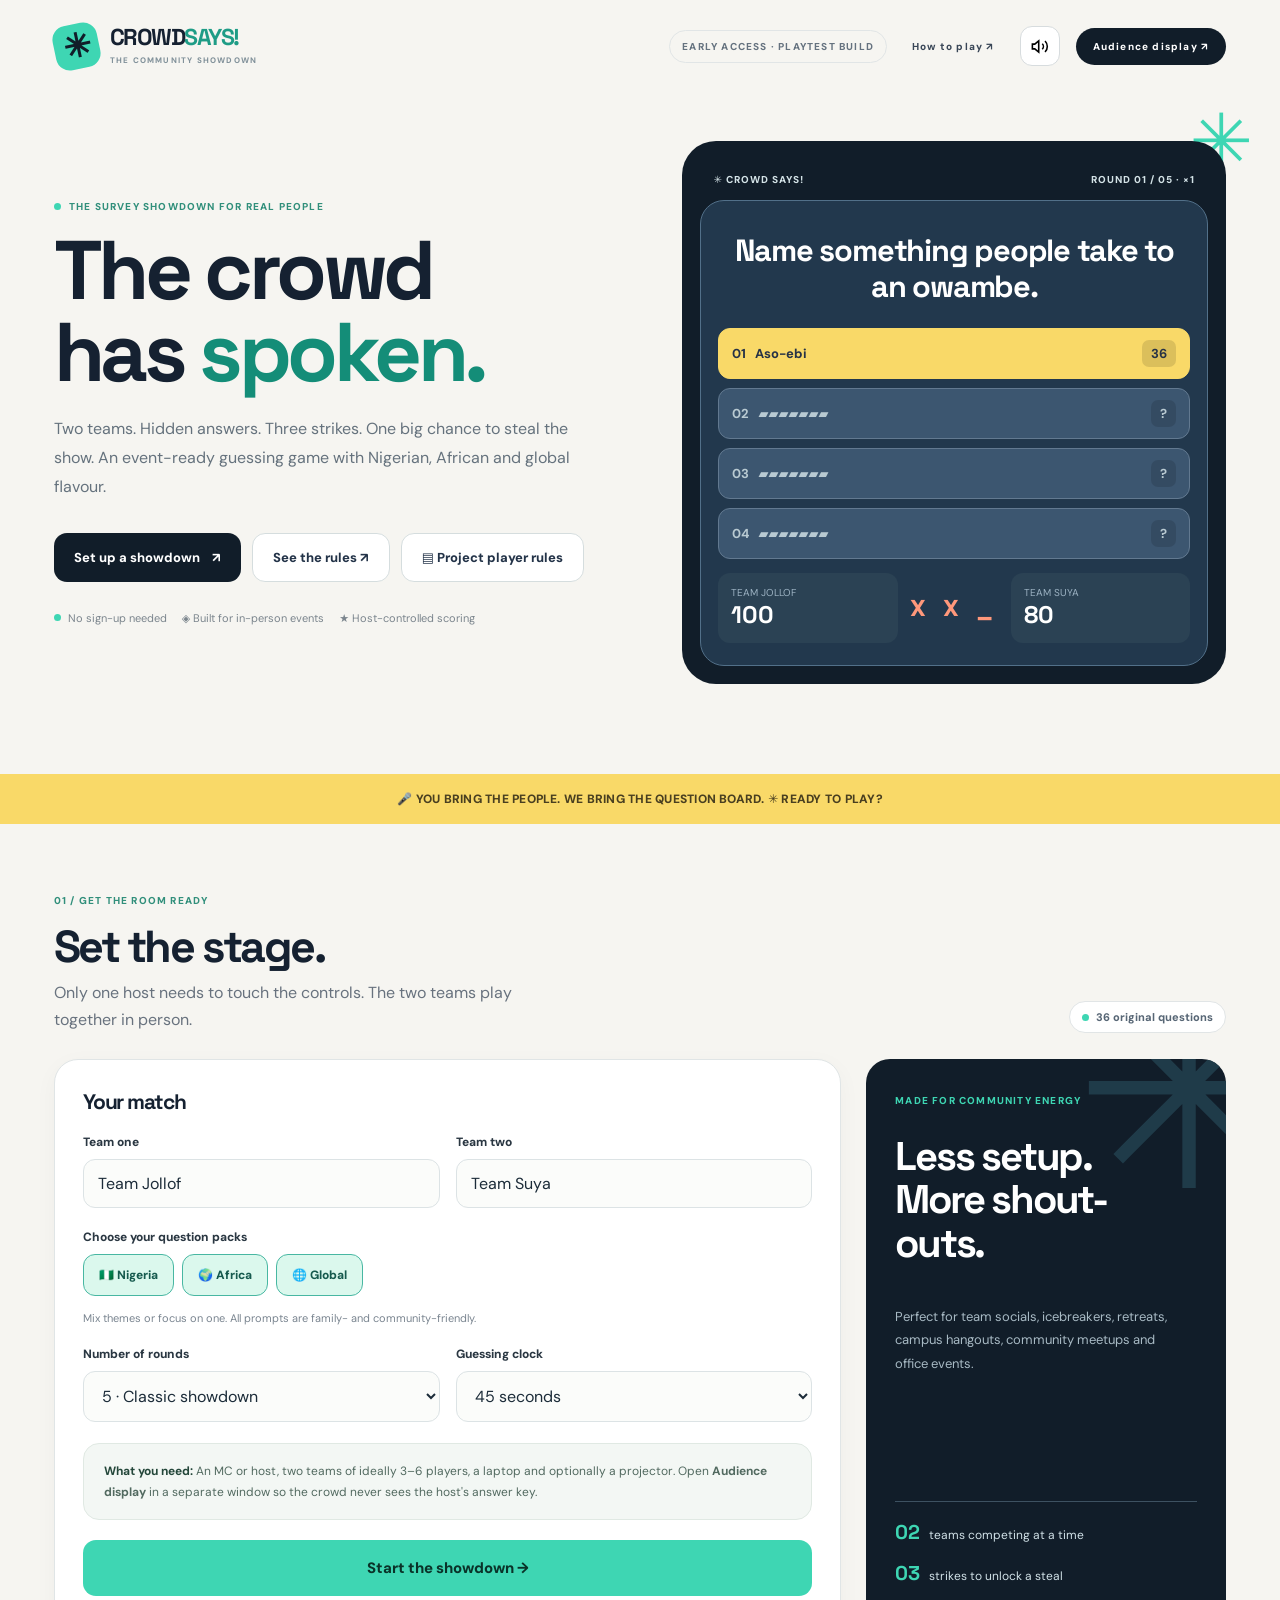
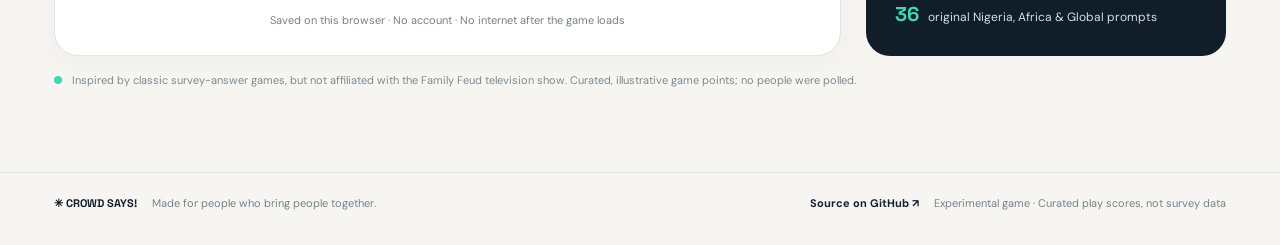
<file: games/crowd-says/standalone.html>
<!doctype html>
<html lang="en">
<head>
<meta charset="utf-8"><meta name="viewport" content="width=device-width,initial-scale=1">
<meta name="theme-color" content="#111d29">
<meta name="description" content="Crowd Says! A host-led survey showdown built for community events, workshops and game nights. Nigerian, African and global question packs.">
<meta property="og:title" content="Crowd Says! — A community survey showdown"><meta property="og:description" content="Two teams. Hidden answers. Big reactions. Play a free, host-controlled survey game with your crowd.">
<title>Crowd Says! — The Community Survey Showdown</title>
<link rel="preconnect" href="https://fonts.googleapis.com"><link rel="preconnect" href="https://fonts.gstatic.com" crossorigin>
<link href="https://fonts.googleapis.com/css2?family=DM+Sans:wght@400;500;600;700;800&family=Space+Grotesk:wght@400;500;600;700&display=swap" rel="stylesheet">
<style>:root{--night:#111d29;--night2:#1b3043;--night3:#29415a;--paper:#f6f5f1;--ink:#152131;--muted:#68727e;--teal:#3ed6b3;--yellow:#f9d968;--peach:#ff987b;--lav:#b4a4ff;--line:#e1e5e6;--glass:rgba(255,255,255,.1);--radius:24px;--shadow:0 18px 58px rgba(19,34,47,.12)}*{box-sizing:border-box}html{scroll-behavior:smooth}body{margin:0;background:var(--paper);color:var(--ink);font-family:'DM Sans',system-ui,-apple-system,sans-serif;min-width:320px}button,input,select{font:inherit}button{cursor:pointer}button:disabled{opacity:.48;cursor:not-allowed!important}button:focus-visible,input:focus-visible,select:focus-visible,a:focus-visible{outline:3px solid var(--teal);outline-offset:3px}h1,h2,h3,p{margin-top:0}h1,h2,h3,.wordmark,.score-big,.round-pot,.hero-title{font-family:'Space Grotesk',sans-serif;letter-spacing:-.055em}a{color:inherit;text-decoration:none}.container{max-width:1440px;padding-left:clamp(19px,4.2vw,66px);padding-right:clamp(19px,4.2vw,66px);margin-left:auto;margin-right:auto}.topbar{display:flex;align-items:center;justify-content:space-between;min-height:92px;gap:24px}.wordmark{font-weight:800;font-size:23px;display:inline-flex;align-items:center;gap:11px;line-height:.85;letter-spacing:-.065em}.brandMark{display:grid;place-items:center;width:45px;height:45px;border-radius:14px;background:var(--teal);color:var(--night);font-size:33px;transform:rotate(-12deg)}.brandAccent{color:#1e9c86}.wordmark small{display:block;font-family:'DM Sans',sans-serif;font-weight:800;font-size:8px;letter-spacing:.15em;color:#81919a;margin-top:9px}.top-actions{display:flex;align-items:center;gap:16px}.top-tag,.top-link,.mini-label,.kicker,.tiny-flag{font-size:10px;font-weight:800;letter-spacing:.12em}.top-tag{padding:9px 12px;color:#65727f;border:1px solid var(--line);border-radius:40px}.top-link{background:none;border:0;color:#394657;padding:9px}.top-link:hover{text-decoration:underline}.icon-button{width:40px;height:40px;display:grid;place-items:center;border:1px solid #d7dcde;border-radius:12px;background:#fff}.icon-button svg{width:19px;height:19px}.icon-button.is-muted{color:#c06b5c;background:#ffebe7}.audience-link{background:var(--night);color:white;border-radius:40px;padding:12px 17px}.site-footer{display:flex;justify-content:space-between;border-top:1px solid var(--line);padding-top:23px;padding-bottom:35px;gap:20px;color:#75828a;font-size:11px}.site-footer>div{display:flex;gap:15px;align-items:center;flex-wrap:wrap}.foot-logo{font-family:'Space Grotesk',sans-serif;font-weight:800;color:var(--night)}.foot-right{justify-content:flex-end}.foot-right a{color:var(--ink);font-weight:700}.loadingState{height:55vh;display:flex;align-items:center;gap:12px}.loadingSpinner{border:3px solid #ddd;border-top-color:var(--night);width:25px;height:25px;border-radius:50%;animation:spin .8s linear infinite}@keyframes spin{to{transform:rotate(360deg)}}.btn{border:0;border-radius:13px;padding:15px 20px;display:inline-flex;align-items:center;justify-content:center;gap:12px;font-weight:800;font-size:13px;transition:transform .2s,background .2s,box-shadow .2s;min-height:48px}.btn:hover:not(:disabled){transform:translateY(-2px);box-shadow:0 9px 20px rgba(0,0,0,.09)}.btn.primary{background:var(--teal);color:#0a3329}.btn.dark{background:var(--night);color:white}.btn.ghost{border:1px solid #d5ddde;color:#233348;background:white}.btn.soft{background:#e9efef;color:#263c4c}.btn.danger{background:#ffefed;color:#a63624}.btn.yellow{background:var(--yellow);color:var(--night)}.btn.full{width:100%}.btn.small{font-size:12px;min-height:39px;padding:10px 14px}.btn.tiny{font-size:11px;min-height:33px;padding:6px 10px;border-radius:9px}.muted{color:var(--muted)}.pill{display:inline-flex;align-items:center;gap:7px;border:1px solid var(--line);background:#fff;padding:8px 12px;border-radius:999px;color:#576675;font-size:11px;font-weight:800}.pill.dark{background:var(--night2);color:#a3dccc;border:1px solid #37546a}.dot{display:inline-block;width:7px;height:7px;background:var(--teal);border-radius:50%}.kicker{color:#318f7b;display:flex;align-items:center;gap:8px;margin-bottom:17px}.hero{display:grid;grid-template-columns:1.03fr .97fr;gap:clamp(28px,4vw,70px);padding-top:49px;padding-bottom:90px;align-items:center}.hero h1{font-size:clamp(49px,6.5vw,100px);line-height:.98;margin-bottom:22px;max-width:680px}.hero h1 em{font-style:normal;color:#148d78}.hero-copy{color:#65727d;font-size:16px;max-width:520px;line-height:1.8}.hero-actions{display:flex;gap:11px;flex-wrap:wrap;margin-top:31px}.hero-meta{display:flex;gap:15px;align-items:center;flex-wrap:wrap;margin-top:29px;font-size:11px;color:#7b858d}.hero-meta span{display:flex;align-items:center;gap:7px}.mock-stage{border-radius:34px;position:relative;background:var(--night);padding:18px;box-shadow:0 22px 54px rgba(13,33,42,.22);transform:rotate(2deg);transition:transform .4s}.mock-stage:hover{transform:rotate(0)}.mock-stage:before{content:'✳';position:absolute;top:-48px;right:-27px;color:var(--teal);font-size:76px;z-index:-1}.mock-header{display:flex;justify-content:space-between;align-items:center;color:#d4e3e7;font-size:10px;letter-spacing:.1em;font-weight:800;padding:14px 13px}.mock-board{border-radius:24px;background:#22384d;padding:19px 17px 22px;border:1px solid #527089}.mock-question{color:white;font-family:'Space Grotesk',sans-serif;font-weight:700;font-size:clamp(21px,2.4vw,37px);text-align:center;line-height:1.17;margin:13px 0 23px;letter-spacing:-.04em}.fake-row{background:#3c5670;border:1px solid #627990;border-radius:12px;margin-bottom:9px;display:flex;justify-content:space-between;align-items:center;padding:11px 13px;color:#b9cad2;font-weight:700;font-size:13px}.fake-row.filled{background:var(--yellow);border-color:var(--yellow);color:#263246}.fake-row b{background:rgba(0,0,0,.12);border-radius:7px;padding:5px 9px}.mock-bottom{display:flex;justify-content:space-between;gap:12px;color:white;margin-top:14px}.mini-team{flex:1;background:#2b4254;border-radius:12px;padding:13px}.mini-team strong{display:block;font-family:'Space Grotesk',Arial,sans-serif;font-size:24px}.mini-team span{display:block;color:#9db3c3;font-size:10px}.x-marks{display:flex;align-items:center;font-size:23px;color:var(--peach);font-weight:900;letter-spacing:6px}.section-head{display:flex;justify-content:space-between;align-items:end;gap:20px;margin-bottom:26px}.section-head h2{font-size:clamp(30px,3.5vw,49px);line-height:1.04;margin-bottom:10px}.section-head p{line-height:1.65;color:var(--muted);max-width:500px;margin:0}.setup{padding-bottom:85px}.setup-grid{display:grid;grid-template-columns:minmax(0,1fr) 360px;gap:25px}.panel{background:white;border:1px solid #e0e5e6;border-radius:var(--radius);padding:clamp(20px,2.2vw,32px);box-shadow:0 6px 23px rgba(20,38,48,.035)}.panel-title{font-size:21px;margin-bottom:19px}.form-row{display:grid;grid-template-columns:1fr 1fr;gap:16px}.field{margin-bottom:21px}.field label,.field-label{font-weight:800;color:#2a3742;font-size:12px;display:block;margin-bottom:9px}.field small{display:block;margin-top:6px;color:#7a8590;font-size:11px}.field input,.field select{border:1px solid #dce3e5;border-radius:12px;padding:13px 14px;width:100%;background:#fbfcfa;color:#1c2c39;min-height:48px}.field input:focus,.field select:focus{outline:2px solid var(--teal)}.pack-select{display:flex;gap:8px;flex-wrap:wrap}.pack-toggle{cursor:pointer;position:relative}.pack-toggle input{position:absolute;opacity:0;pointer-events:none}.pack-toggle span{display:flex;border:1px solid #dce3e5;border-radius:12px;background:#f7f9f8;padding:12px 15px;color:#465766;font-size:12px;font-weight:800;transition:all .2s;gap:8px;align-items:center}.pack-toggle input:checked+span{border-color:#48b7a2;background:#dbf8ed;color:#165a4e}.pack-toggle input:focus-visible+span{outline:3px solid #37a891;outline-offset:3px}.note-box{background:#f3f7f4;border-radius:16px;padding:17px 20px;border:1px solid #e0e9e3;line-height:1.7;color:#526a60;font-size:12px}.note-box strong{color:#24473a}.setup-side{background:var(--night);color:#fff;border-radius:var(--radius);padding:29px;display:flex;flex-direction:column;justify-content:space-between;min-height:445px;overflow:hidden;position:relative}.setup-side:before{content:'✳';position:absolute;font-size:275px;color:#1f3b49;right:-78px;top:-102px;line-height:1}.setup-side>*{position:relative}.setup-side .mini-label{color:var(--teal)}.setup-side h3{font-size:40px;line-height:1.08;margin-top:26px;max-width:270px}.setup-side p{color:#a8bac4;font-size:13px;line-height:1.8;max-width:285px}.side-facts{border-top:1px solid #3d5161;padding-top:17px;display:grid;gap:15px}.side-facts b{color:var(--teal);font-family:'Space Grotesk',Arial,sans-serif;font-size:20px;margin-right:9px}.side-facts span{font-size:12px;color:#d1e1e7}.stripe{background:var(--yellow);text-align:center;padding:17px;color:#493f20;font-weight:800;font-size:12px;letter-spacing:.02em}.host-wrap{padding-top:24px;padding-bottom:80px}.host-header{display:flex;justify-content:space-between;align-items:center;gap:18px;margin-bottom:22px;flex-wrap:wrap}.host-title{display:flex;flex-direction:column;gap:4px}.host-title h1{font-size:clamp(27px,3vw,42px);margin-bottom:0}.host-title p{margin:0;color:var(--muted);font-size:12px}.host-actions{display:flex;gap:8px;flex-wrap:wrap}.score-strip{display:grid;grid-template-columns:1fr auto 1fr;gap:13px;align-items:center;background:var(--night);border-radius:24px;padding:15px;margin-bottom:21px}.score-team{padding:15px 20px;color:#fff;border-radius:16px;min-width:0}.score-team.active{background:#304a5c}.score-team:nth-of-type(3){text-align:right}.score-team small{font-size:10px;color:#a8bbca;letter-spacing:.08em;text-transform:uppercase;font-weight:800}.score-team strong{display:block;font-family:'Space Grotesk',Arial,sans-serif;font-size:clamp(30px,4vw,57px);line-height:1.05;white-space:nowrap;overflow:hidden;text-overflow:ellipsis}.score-team p{font-size:12px;color:#d7edf0;margin:0}.score-vs{font-family:'Space Grotesk',Arial,sans-serif;font-weight:800;color:var(--yellow);font-size:15px;letter-spacing:-.02em}.host-grid{display:grid;grid-template-columns:minmax(0,1.37fr) minmax(295px,.63fr);gap:22px}.board-host{background:var(--night);color:white;border-radius:26px;overflow:hidden;box-shadow:var(--shadow)}.board-upper{background:var(--night2);padding:27px clamp(16px,3vw,35px) 17px}.board-meta{display:flex;justify-content:space-between;gap:12px;flex-wrap:wrap;align-items:center;font-size:10px;text-transform:uppercase;letter-spacing:.1em;font-weight:800;color:#97b6c5}.board-prompt{font-size:clamp(25px,3vw,42px);line-height:1.1;margin:17px 0 8px;color:#fff;max-width:850px}.board-tip{color:#9db9c5;font-size:12px;line-height:1.6;margin-bottom:4px}.answer-list{display:grid;gap:9px;padding:22px clamp(14px,3vw,35px)}.answer-row{display:grid;grid-template-columns:35px minmax(0,1fr) 60px auto;gap:10px;align-items:center;min-height:61px;border-radius:14px;background:#2b4154;border:1px solid #425c70;padding:10px 12px;color:white;text-align:left;transition:.2s}.answer-row:hover:not(:disabled){border-color:#7d98a4;transform:translateX(2px)}.answer-row .number{border:1px solid #69839a;display:grid;place-items:center;border-radius:9px;width:31px;height:33px;color:#bfd4dd;font-weight:800;font-size:12px}.answer-row .answer-text{font-size:clamp(12px,1.35vw,15px);font-weight:800;letter-spacing:-.01em;white-space:normal}.answer-row .answer-points{font-family:'Space Grotesk',Arial,sans-serif;font-size:23px;font-weight:800;text-align:right;color:var(--yellow)}.answer-row .answer-action{font-size:10px;font-weight:800;color:#a9c7c9;width:65px;text-align:center}.answer-row.revealed{background:#1a544e;border-color:#42ac95}.answer-row.revealed .number{border-color:#4caf9a;color:#b8f6df}.answer-row.revealed .answer-action{color:#62dfae}.answer-row.available{opacity:.78}.board-footer{display:flex;flex-wrap:wrap;align-items:center;justify-content:space-between;border-top:1px solid #3f5160;padding:18px clamp(16px,3vw,35px);gap:12px}.board-footer small{color:#9fb4c0;font-size:11px}.round-pot{font-size:27px;color:var(--teal);font-weight:800}.round-pot span{color:#afc2ca;font-size:11px;font-family:'DM Sans';font-weight:700;letter-spacing:0}.side-col{display:grid;align-content:start;gap:19px}.side-box{padding:22px;border:1px solid #e0e5e6;border-radius:22px;background:#fff}.side-box h3{font-size:20px;margin-bottom:10px}.side-box p{font-size:12px;color:#6f7b85;line-height:1.7}.side-box .actions-stack{display:grid;gap:9px;margin-top:16px}.side-box .actions-row{display:grid;grid-template-columns:1fr 1fr;gap:9px;margin-top:10px}.phase-label{display:inline-flex;border-radius:50px;padding:7px 10px;background:#e9f8f2;color:#317560;font-size:10px;font-weight:800;letter-spacing:.08em;text-transform:uppercase}.strike-track{display:flex;justify-content:space-between;gap:7px;margin:16px 0}.strike-chip{font-size:28px;font-weight:900;color:#c6ced2;border:2px solid #e7ebeb;border-radius:12px;flex:1;text-align:center;padding:7px}.strike-chip.on{background:#ffeded;color:#e65b4b;border-color:#ffbfaf;animation:pop .3s}.timer-display{font-family:'Space Grotesk',Arial,sans-serif;font-size:55px;line-height:1;font-weight:800;letter-spacing:-.08em;text-align:center;color:var(--ink);padding:9px}.timer-display.warning{color:#e96a54}.timer-cue{text-align:center;font-size:10px;color:#81909a;font-weight:800;letter-spacing:.1em}.control-button-grid{display:flex;gap:7px;justify-content:center;margin-top:13px;flex-wrap:wrap}.result-section{padding:27px clamp(19px,4vw,66px) 75px;max-width:1170px;margin:auto}.result-banner{border-radius:29px;padding:clamp(28px,5vw,67px);background:var(--night);color:white;text-align:center;position:relative;overflow:hidden}.result-banner:before{content:'✳';position:absolute;color:#27465a;font-size:360px;right:-80px;top:-150px}.result-banner>*{position:relative}.result-banner h1{font-size:clamp(38px,6vw,78px);margin:14px 0;line-height:1}.result-banner p{max-width:660px;margin:0 auto 18px;color:#bfd0d9;line-height:1.7}.result-banner .celebrate{color:var(--teal);font-family:'Space Grotesk',Arial,sans-serif;font-size:clamp(28px,4vw,53px);font-weight:800}.result-actions{display:flex;gap:10px;justify-content:center;flex-wrap:wrap;margin-top:24px}.result-table{margin-top:20px}.result-table table{border-collapse:collapse;width:100%;font-size:13px}.result-table th,.result-table td{text-align:left;padding:15px 12px;border-bottom:1px solid #e4e8e8}.result-table td:last-child,.result-table th:last-child{text-align:right}.round-answers{display:grid;grid-template-columns:repeat(2,minmax(0,1fr));gap:9px;margin-top:15px}.round-answers>div{padding:12px;border-radius:10px;background:#f1f6f4;font-size:12px;display:flex;justify-content:space-between;gap:8px}.modal-backdrop[hidden]{display:none!important}.modal-backdrop{position:fixed;inset:0;z-index:90;display:flex;justify-content:center;align-items:center;background:rgba(8,21,32,.74);padding:18px;backdrop-filter:blur(8px);overflow:auto}.modal{background:#fff;border-radius:27px;padding:clamp(20px,3vw,40px);width:min(100%,750px);max-height:92vh;overflow:auto;box-shadow:0 24px 70px rgba(0,0,0,.2)}.modal-head{display:flex;justify-content:space-between;align-items:center}.modal-head .mini-label{color:#30917b}.close-button{border:0;background:#ecf0f1;border-radius:10px;width:35px;height:35px;font-size:27px}.modal h2{font-size:clamp(29px,4vw,48px);margin:10px 0}.modal-lead{color:#6a7782;font-size:13px;line-height:1.65;max-width:580px}.steps{display:grid;gap:9px;margin:22px 0}.steps>div{display:flex;gap:15px;align-items:start;background:#f5f7f6;padding:12px 14px;border-radius:14px}.steps b{font-family:'Space Grotesk',Arial,sans-serif;font-size:21px;color:#2ba68a}.steps p{font-size:12px;line-height:1.6;margin:0;color:#465463}.steps strong{color:#253441}.rules-note{background:#fff4dd;padding:16px 18px;border-radius:12px;margin-bottom:15px;font-size:12px;line-height:1.8;color:#6d5a35}.toast{position:fixed;z-index:120;bottom:25px;left:50%;transform:translate(-50%,22px);background:#142d32;color:white;padding:14px 21px;border-radius:12px;font-size:12px;font-weight:800;box-shadow:var(--shadow);opacity:0;pointer-events:none;transition:all .24s;max-width:min(94vw,500px);text-align:center}.toast.show{opacity:1;transform:translate(-50%,0)}.bonus-grid{display:grid;grid-template-columns:minmax(0,1fr) 330px;gap:20px}.bonus-answers{display:grid;grid-template-columns:repeat(2,minmax(0,1fr));gap:9px;margin-top:20px}.bonus-answers button{background:#2a4056;border:1px solid #57718a;border-radius:11px;color:#fff;text-align:left;padding:16px;font-size:12px;font-weight:800;display:flex;justify-content:space-between;gap:10px}.bonus-answers button:hover:not(:disabled){background:#3d5b70}.bonus-summary{display:grid;grid-template-columns:repeat(2,minmax(0,1fr));gap:12px;margin-top:20px}.bonus-summary .panel b{font-size:34px;font-family:'Space Grotesk'}.bonus-question-table{width:100%;border-collapse:collapse}.bonus-question-table td,.bonus-question-table th{border-bottom:1px solid #edf0f1;padding:12px;font-size:11px;text-align:left}.bonus-question-table td:not(:first-child){text-align:right}.host-footer-hint{margin-top:17px;font-size:11px;color:#74808a}.count-ring{border-radius:999px;border:2px solid #9bc6b9;padding:4px 10px;display:inline-flex;font-size:12px;font-weight:800;color:#23695a}.host-controls-note{display:grid;grid-template-columns:1fr auto;align-items:center;gap:12px}.host-controls-note .btn{white-space:nowrap}.reveal-loader{display:inline-block;width:23px;height:23px;border:3px solid #f8d966;border-top-color:transparent;border-radius:50%;animation:spin .45s linear infinite;vertical-align:middle;margin-right:10px}.host-legend{display:flex;gap:10px;flex-wrap:wrap;align-items:center;margin-top:15px;color:#7e8992;font-size:11px}.host-legend i{display:inline-block;width:8px;height:8px;background:var(--teal);border-radius:100%}.audience-only{display:none}body.is-audience{background:#071622;color:#fff;min-height:100vh}body.is-audience #siteShell{display:none}body.is-audience .audience-only{display:block}.audience-view{min-height:100vh;max-width:1800px;margin:auto;padding:clamp(18px,3.3vw,55px);display:flex;flex-direction:column;gap:20px}.aud-top{display:flex;justify-content:space-between;align-items:center;gap:12px;color:#adcad5;font-size:clamp(10px,1vw,15px);font-weight:800;letter-spacing:.12em;text-transform:uppercase}.aud-logo{font-family:'Space Grotesk',Arial,sans-serif;font-size:clamp(18px,2vw,28px);font-weight:800;color:#fff;letter-spacing:-.07em}.aud-logo span{color:var(--teal)}.aud-score{display:grid;grid-template-columns:1fr auto 1fr;align-items:center;gap:clamp(10px,2vw,28px)}.aud-team{background:#182e40;border-radius:clamp(13px,2vw,27px);padding:clamp(13px,2.2vw,28px);text-align:center;border:2px solid #29475c}.aud-team.active{border-color:#50d7b4}.aud-team small{display:block;font-size:clamp(9px,1vw,15px);font-weight:800;letter-spacing:.06em;color:#b5c8d0}.aud-team strong{display:block;font-family:'Space Grotesk',Arial,sans-serif;font-size:clamp(30px,5vw,83px);line-height:1.1;letter-spacing:-.06em}.aud-between{color:#f5d66c;font-family:'Space Grotesk',Arial,sans-serif;font-size:clamp(14px,2vw,36px);font-weight:800}.aud-question{text-align:center;font-family:'Space Grotesk',Arial,sans-serif;font-size:clamp(27px,4.25vw,70px);font-weight:700;line-height:1.08;letter-spacing:-.05em;max-width:1500px;margin:clamp(5px,1vw,10px) auto}.aud-question small{display:block;color:var(--teal);font-family:'DM Sans';font-size:clamp(10px,1.1vw,16px);letter-spacing:.12em;margin-bottom:15px;font-weight:800}.aud-board{display:grid;grid-template-columns:repeat(2,minmax(0,1fr));gap:clamp(8px,1.3vw,20px);width:100%;margin:auto;max-width:1480px}.aud-answer{min-height:clamp(56px,8.2vh,111px);border:2px solid #415f75;border-radius:clamp(10px,1.2vw,19px);display:grid;grid-template-columns:auto 1fr auto;align-items:center;gap:12px;background:linear-gradient(160deg,#25445b,#1b354a);padding:clamp(12px,1.4vw,22px);color:#f1f8fb;position:relative}.aud-answer>span:nth-child(2){font-size:clamp(13px,2vw,28px);font-weight:800;overflow-wrap:anywhere;letter-spacing:-.03em}.aud-answer .rank{background:#41657f;border-radius:9px;width:clamp(30px,3vw,54px);height:clamp(30px,3vw,54px);display:grid;place-items:center;font-family:'Space Grotesk',Arial,sans-serif;font-weight:800;font-size:clamp(14px,1.8vw,27px)}.aud-answer .value{font-family:'Space Grotesk',Arial,sans-serif;font-weight:800;font-size:clamp(19px,2.4vw,39px)}.aud-answer.hidden-answer>span:nth-child(2){color:#688da0}.aud-answer.shown{background:linear-gradient(135deg,#d6f6e3,#56d2af);border-color:#70e3c0;color:#12362b;animation:flipIn .45s both}.aud-answer.shown .rank{background:#b7ebd4;color:#195a48}.aud-answer.shown .value{color:#175b49}.aud-bottom{display:flex;align-items:center;justify-content:space-between;gap:14px;flex-wrap:wrap;margin-top:auto;padding-top:8px}.aud-strikes{color:var(--peach);font-size:clamp(25px,4vw,60px);font-weight:900;letter-spacing:9px;min-height:70px}.aud-pot{font-family:'Space Grotesk',Arial,sans-serif;font-size:clamp(19px,3vw,48px);font-weight:800;color:var(--yellow)}.aud-state{background:#203b4e;padding:12px 20px;border-radius:13px;font-size:clamp(11px,1.25vw,19px);font-weight:800;color:#b8d6dc}.aud-end{flex:1;display:flex;align-items:center;justify-content:center;text-align:center;padding:45px 0;position:relative}.aud-end .huge{font-family:'Space Grotesk',Arial,sans-serif;font-size:clamp(42px,7vw,125px);font-weight:800;letter-spacing:-.07em;line-height:.99;margin:18px auto;color:var(--teal)}.aud-end p{color:#bcd1db;font-size:clamp(15px,1.7vw,24px);line-height:1.6}.aud-end .x-effect{font-size:clamp(90px,15vw,210px);font-weight:900;color:var(--peach);text-shadow:0 0 90px rgba(255,137,106,.25);animation:pop .45s}.aud-note{color:#7397a7;font-size:11px;margin-top:12px}.aud-projector-meta{display:flex;align-items:center;justify-content:center;gap:16px;flex-wrap:wrap;color:#a3cbd0;font-weight:800}.aud-progress{display:flex;justify-content:center;gap:7px}.aud-progress i{height:6px;width:24px;border-radius:10px;background:#3b5c6d}.aud-progress i.past{background:var(--teal)}.reveal-dot{background:var(--yellow);width:11px;height:11px;border-radius:100%;display:inline-block;animation:pulse 1s ease-in-out infinite}@keyframes pulse{50%{opacity:.4;transform:scale(1.2)}}@keyframes pop{0%{transform:scale(.6)}60%{transform:scale(1.1)}100%{transform:scale(1)}}@keyframes flipIn{0%{opacity:0;transform:rotateX(-60deg) scale(.9)}100%{opacity:1;transform:rotateX(0) scale(1)}}@keyframes enter{from{opacity:0;transform:translateY(16px)}to{opacity:1;transform:translateY(0)}}.animate-in{animation:enter .58s ease both}.hero-copy,.hero-actions,.hero-meta{animation:enter .7s ease both}.hero-actions{animation-delay:.12s}.hero-meta{animation-delay:.2s}@media(max-width:1050px){.hero{grid-template-columns:1fr 1fr}.setup-grid{grid-template-columns:1fr 300px}.host-grid{grid-template-columns:1fr}.side-col{grid-template-columns:1fr 1fr}.side-col .side-box:last-child{grid-column:1/-1}.board-prompt{font-size:31px}}@media(max-width:760px){.topbar{min-height:74px}.top-tag{display:none}.top-link{font-size:11px}.top-actions{gap:6px}.audience-link{padding:10px 12px}.wordmark{font-size:19px}.brandMark{width:36px;height:36px;font-size:26px}.hero{grid-template-columns:1fr;padding-top:32px;padding-bottom:60px;gap:48px}.hero h1{font-size:clamp(50px,11vw,75px)}.mock-stage{max-width:600px;margin:auto;width:100%}.setup-grid{grid-template-columns:1fr}.setup-side{min-height:300px}.setup-side h3{margin-top:9px}.form-row{grid-template-columns:1fr}.host-grid{grid-template-columns:1fr}.side-col{grid-template-columns:1fr}.side-col .side-box:last-child{grid-column:auto}.score-strip{padding:8px;gap:5px}.score-team{padding:12px 10px}.score-team strong{font-size:35px}.score-vs{font-size:11px}.aud-board{grid-template-columns:1fr}.aud-answer{min-height:54px}.aud-score{gap:5px}.aud-team{padding:12px 8px}.aud-team strong{font-size:30px}.aud-score .aud-between{font-size:13px}.aud-question{font-size:clamp(25px,6vw,41px)}.aud-bottom{margin-top:10px}.aud-strikes{min-height:34px;font-size:32px}.aud-view{padding:15px}.bonus-grid{grid-template-columns:1fr}.bonus-answers,.bonus-summary{grid-template-columns:1fr 1fr}.site-footer{flex-direction:column}.foot-right{justify-content:flex-start}.answer-row{grid-template-columns:25px minmax(0,1fr) 45px auto;gap:6px}.answer-row .answer-action{width:45px;font-size:9px}.answer-row .answer-points{font-size:19px}.answer-row .number{width:25px;height:29px}.board-upper{padding:20px 15px}.board-prompt{font-size:27px}.board-footer{padding:15px}.host-header{flex-direction:column;align-items:stretch}.host-actions{gap:5px}.host-actions .btn{flex:1}.round-answers{grid-template-columns:1fr}}@media(max-width:420px){.wordmark{font-size:16px}.topbar{gap:6px}.top-actions{gap:0}.top-link:not(.audience-link){display:none}.audience-link{font-size:10px;white-space:nowrap}.icon-button{width:33px;height:35px}.hero h1{font-size:49px}.hero-actions .btn{width:100%}.hero-actions{flex-direction:column}.bonus-answers{grid-template-columns:1fr}.audience-view{padding:12px}.aud-answer .rank{width:26px;height:26px;font-size:13px}.aud-question{font-size:26px}.aud-team small{font-size:9px}}@media(prefers-reduced-motion:reduce){*,*:before,*:after{animation-duration:.01ms!important;animation-iteration-count:1!important;scroll-behavior:auto!important;transition-duration:.01ms!important}}@media print{.topbar,.site-footer,.host-actions,.side-col,.btn,.modal-backdrop{display:none!important}}
.aud-rules{display:grid;gap:13px;max-width:1100px;margin:30px auto;text-align:left}.aud-rules>div{background:#19374a;border:1px solid #2b5366;border-radius:15px;padding:clamp(12px,2vw,22px);font-weight:800;font-size:clamp(13px,1.8vw,26px);display:flex;gap:16px;align-items:center}.aud-rules b{color:var(--teal);font-family:'Space Grotesk',sans-serif;font-size:1.3em}
</style>


<style>
/* Flat 2D illustration system for the standalone Crowd Says build. */
.mock-stage,.mock-stage:hover,.board-host,.board-demo,.demo-sticker,.demo-burst,.brand-mark,.hero-graphic{perspective:none!important;transform-style:flat!important;text-shadow:none!important;filter:none!important;box-shadow:none!important}
.mock-stage,.mock-stage:hover,.board-demo,.demo-sticker,.demo-burst,.brand-mark,.hero-graphic{transform:none!important}
.hero-graphic:before,.hero-graphic:after,.demo-burst:before,.demo-burst:after{display:none!important}
</style>

</head>
<body>
<div id="siteShell">
<header class="topbar container"><a href="./" class="wordmark" aria-label="Crowd Says home"><span class="brandMark" aria-hidden="true">✳</span><span>CROWD<span class="brandAccent">SAYS!</span><small>THE COMMUNITY SHOWDOWN</small></span></a><div class="top-actions"><span class="top-tag">EARLY ACCESS · PLAYTEST BUILD</span><button type="button" class="top-link" id="topRules">How to play <span aria-hidden="true">↗</span></button><button type="button" class="icon-button" id="soundToggle" title="Toggle sound" aria-label="Toggle sound"><svg viewBox="0 0 24 24" fill="none" stroke="currentColor" stroke-width="2"><path d="M11 5 6 9H3v6h3l5 4V5Z"/><path d="M15.5 8.5a5 5 0 0 1 0 7"/><path d="M19 5a10 10 0 0 1 0 14"/></svg></button><button type="button" class="top-link audience-link" id="openAudience">Audience display <span aria-hidden="true">↗</span></button></div></header>
<main id="app" aria-live="polite"><div class="loadingState container"><span class="loadingSpinner"></span> Setting up the show...</div></main>
<footer class="site-footer container"><div><span class="foot-logo">✳ CROWD SAYS!</span><span>Made for people who bring people together.</span></div><div class="foot-right"><a href="https://github.com/Mogaji-Bolaji-Abdullah/Community-Games-Bank/tree/main/games/crowd-says" target="_blank" rel="noopener">Source on GitHub ↗</a><span>Experimental game · Curated play scores, not survey data</span></div></footer>
</div>
<div id="rulesDialog" class="modal-backdrop" hidden><div class="modal" role="dialog" aria-modal="true" aria-labelledby="rulesTitle"><div class="modal-head"><span class="mini-label">HOST PLAYBOOK</span><button class="close-button" type="button" id="closeRules" aria-label="Close rules">×</button></div><h2 id="rulesTitle">How to run the showdown.</h2><p class="modal-lead">For community managers, facilitators and event hosts. You run one laptop; teams answer aloud and the crowd watches the big board.</p><div class="steps"><div><b>01</b><p><strong>Make two teams.</strong> Choose names, select Nigeria, Africa or Global packs and decide how many rounds to play. A host or MC operates the buttons.</p></div><div><b>02</b><p><strong>Face-off.</strong> Read the question. Invite one player per team to answer; reveal any matching answers. The player with the higher-ranked answer wins control, then chooses <em>play</em> or <em>pass</em>.</p></div><div><b>03</b><p><strong>Play the board.</strong> The controlling team takes turns guessing. The host reveals answers and awards their displayed points to a round pot. A wrong answer is one strike.</p></div><div><b>04</b><p><strong>Three strikes = steal.</strong> The opposing team gets ONE final guess. If it reveals a new correct answer, they take the whole round pot. If not, the original team banks it. Clearing the board banks the pot immediately.</p></div><div><b>05</b><p><strong>Count the points.</strong> Rounds 1–2 are ×1, rounds 3–4 are ×2, and rounds 5+ are ×3. After the last round, the highest total wins. Try the optional two-player Bonus Dash.</p></div></div><div class="rules-note"><strong>Fair-play rules:</strong> No phones or audience hints; teams answer within the host's time limit; the host accepts reasonable synonyms and settles disputes. Unrevealed answers are never shown on the projector. The points are fictional, editorial play values — not results from a real survey.</div><button type="button" class="btn primary full" id="rulesGotIt">Got it — let's play <span>→</span></button></div></div>
<div class="toast" role="status" aria-live="polite" id="toast"></div>
<script type="application/json" id="questionBank">[
  {
    "id": "nigeria-01",
    "category": "Nigeria",
    "question": "Name something people often take to a Nigerian owambe.",
    "answers": [
      {
        "text": "Aso-ebi outfit",
        "points": 35
      },
      {
        "text": "Cash or spraying money",
        "points": 26
      },
      {
        "text": "Phone / camera",
        "points": 19
      },
      {
        "text": "Gift",
        "points": 12
      },
      {
        "text": "Dancing shoes",
        "points": 8
      }
    ]
  },
  {
    "id": "nigeria-02",
    "category": "Nigeria",
    "question": "What might you hear a Nigerian parent say when you leave the lights on?",
    "answers": [
      {
        "text": "Switch it off!",
        "points": 34
      },
      {
        "text": "Who pays NEPA bill?",
        "points": 27
      },
      {
        "text": "Are you the owner?",
        "points": 18
      },
      {
        "text": "Come back here",
        "points": 13
      },
      {
        "text": "Save electricity",
        "points": 8
      }
    ]
  },
  {
    "id": "nigeria-03",
    "category": "Nigeria",
    "question": "Name a popular Nigerian street food or snack.",
    "answers": [
      {
        "text": "Suya",
        "points": 37
      },
      {
        "text": "Puff-puff",
        "points": 24
      },
      {
        "text": "Akara",
        "points": 17
      },
      {
        "text": "Roasted corn",
        "points": 13
      },
      {
        "text": "Boli / roasted plantain",
        "points": 9
      }
    ]
  },
  {
    "id": "nigeria-04",
    "category": "Nigeria",
    "question": "Name something you might find at a Nigerian wedding reception.",
    "answers": [
      {
        "text": "Jollof rice",
        "points": 40
      },
      {
        "text": "DJ / live band",
        "points": 24
      },
      {
        "text": "Party souvenirs",
        "points": 16
      },
      {
        "text": "MC / host",
        "points": 12
      },
      {
        "text": "Dance floor",
        "points": 8
      }
    ]
  },
  {
    "id": "nigeria-05",
    "category": "Nigeria",
    "question": "Name a reason a Lagos commuter might arrive late.",
    "answers": [
      {
        "text": "Traffic / go-slow",
        "points": 36
      },
      {
        "text": "Heavy rain / flooding",
        "points": 25
      },
      {
        "text": "Vehicle breakdown",
        "points": 18
      },
      {
        "text": "Transport delay",
        "points": 12
      },
      {
        "text": "Road construction",
        "points": 9
      }
    ]
  },
  {
    "id": "nigeria-06",
    "category": "Nigeria",
    "question": "Name something Nigerians say during a power outage.",
    "answers": [
      {
        "text": "NEPA has taken light",
        "points": 38
      },
      {
        "text": "Bring fuel",
        "points": 24
      },
      {
        "text": "Where is the torch?",
        "points": 18
      },
      {
        "text": "Charge the power bank",
        "points": 12
      },
      {
        "text": "Start the generator",
        "points": 8
      }
    ]
  },
  {
    "id": "nigeria-07",
    "category": "Nigeria",
    "question": "Name a food many Nigerians pair with stew or sauce.",
    "answers": [
      {
        "text": "Rice",
        "points": 35
      },
      {
        "text": "Yam",
        "points": 26
      },
      {
        "text": "Plantain",
        "points": 19
      },
      {
        "text": "Bread",
        "points": 12
      },
      {
        "text": "Spaghetti",
        "points": 8
      }
    ]
  },
  {
    "id": "nigeria-08",
    "category": "Nigeria",
    "question": "Name something you might see in a Nigerian market.",
    "answers": [
      {
        "text": "Pepper / tomatoes",
        "points": 34
      },
      {
        "text": "Clothes / fabrics",
        "points": 27
      },
      {
        "text": "Traders calling customers",
        "points": 18
      },
      {
        "text": "Wheelbarrow",
        "points": 13
      },
      {
        "text": "Baskets of produce",
        "points": 8
      }
    ]
  },
  {
    "id": "nigeria-09",
    "category": "Nigeria",
    "question": "Name a phrase you may hear in a Nigerian queue.",
    "answers": [
      {
        "text": "Who is last?",
        "points": 37
      },
      {
        "text": "Please shift",
        "points": 24
      },
      {
        "text": "I was here before you",
        "points": 17
      },
      {
        "text": "No jumping queue",
        "points": 13
      },
      {
        "text": "Oga, abeg",
        "points": 9
      }
    ]
  },
  {
    "id": "nigeria-10",
    "category": "Nigeria",
    "question": "Name something people often do at a Nigerian naming ceremony.",
    "answers": [
      {
        "text": "Pray / bless the baby",
        "points": 40
      },
      {
        "text": "Eat and share food",
        "points": 24
      },
      {
        "text": "Take photos",
        "points": 16
      },
      {
        "text": "Give gifts",
        "points": 12
      },
      {
        "text": "Sing / celebrate",
        "points": 8
      }
    ]
  },
  {
    "id": "nigeria-11",
    "category": "Nigeria",
    "question": "Name a common reason people gather around a TV during football.",
    "answers": [
      {
        "text": "Watch a big match",
        "points": 36
      },
      {
        "text": "Cheer their team",
        "points": 25
      },
      {
        "text": "Argue about players",
        "points": 18
      },
      {
        "text": "Celebrate a goal",
        "points": 12
      },
      {
        "text": "See the score",
        "points": 9
      }
    ]
  },
  {
    "id": "nigeria-12",
    "category": "Nigeria",
    "question": "Name an item commonly packed for a Nigerian road trip.",
    "answers": [
      {
        "text": "Water / drinks",
        "points": 38
      },
      {
        "text": "Snacks",
        "points": 24
      },
      {
        "text": "Power bank / charger",
        "points": 18
      },
      {
        "text": "Spare clothes",
        "points": 12
      },
      {
        "text": "Headphones",
        "points": 8
      }
    ]
  },
  {
    "id": "africa-01",
    "category": "Africa",
    "question": "Name a famous African destination travellers dream of visiting.",
    "answers": [
      {
        "text": "Cape Town",
        "points": 38
      },
      {
        "text": "Zanzibar",
        "points": 24
      },
      {
        "text": "Victoria Falls",
        "points": 18
      },
      {
        "text": "Marrakech",
        "points": 12
      },
      {
        "text": "Serengeti",
        "points": 8
      }
    ]
  },
  {
    "id": "africa-02",
    "category": "Africa",
    "question": "Name an African dish known beyond its home country.",
    "answers": [
      {
        "text": "Jollof rice",
        "points": 35
      },
      {
        "text": "Injera",
        "points": 26
      },
      {
        "text": "Couscous",
        "points": 19
      },
      {
        "text": "Fufu",
        "points": 12
      },
      {
        "text": "Bunny chow",
        "points": 8
      }
    ]
  },
  {
    "id": "africa-03",
    "category": "Africa",
    "question": "Name something you might see at a cultural festival in Africa.",
    "answers": [
      {
        "text": "Traditional dance",
        "points": 34
      },
      {
        "text": "Colourful fabrics",
        "points": 27
      },
      {
        "text": "Drumming",
        "points": 18
      },
      {
        "text": "Local food",
        "points": 13
      },
      {
        "text": "Parade / costumes",
        "points": 8
      }
    ]
  },
  {
    "id": "africa-04",
    "category": "Africa",
    "question": "Name a popular African music style.",
    "answers": [
      {
        "text": "Afrobeats",
        "points": 37
      },
      {
        "text": "Amapiano",
        "points": 24
      },
      {
        "text": "Highlife",
        "points": 17
      },
      {
        "text": "Bongo Flava",
        "points": 13
      },
      {
        "text": "Soukous",
        "points": 9
      }
    ]
  },
  {
    "id": "africa-05",
    "category": "Africa",
    "question": "Name an animal people hope to see on an African safari.",
    "answers": [
      {
        "text": "Lion",
        "points": 40
      },
      {
        "text": "Elephant",
        "points": 24
      },
      {
        "text": "Giraffe",
        "points": 16
      },
      {
        "text": "Zebra",
        "points": 12
      },
      {
        "text": "Rhino",
        "points": 8
      }
    ]
  },
  {
    "id": "africa-06",
    "category": "Africa",
    "question": "Name an item often sold in an African craft market.",
    "answers": [
      {
        "text": "Beaded jewellery",
        "points": 36
      },
      {
        "text": "Handwoven baskets",
        "points": 25
      },
      {
        "text": "Printed fabrics",
        "points": 18
      },
      {
        "text": "Wooden carvings",
        "points": 12
      },
      {
        "text": "Artwork",
        "points": 9
      }
    ]
  },
  {
    "id": "africa-07",
    "category": "Africa",
    "question": "Name something people share during a community celebration.",
    "answers": [
      {
        "text": "Food",
        "points": 38
      },
      {
        "text": "Music",
        "points": 24
      },
      {
        "text": "Stories",
        "points": 18
      },
      {
        "text": "Dancing",
        "points": 12
      },
      {
        "text": "Gifts",
        "points": 8
      }
    ]
  },
  {
    "id": "africa-08",
    "category": "Africa",
    "question": "Name a way people travel between nearby African towns.",
    "answers": [
      {
        "text": "Bus / minibus",
        "points": 35
      },
      {
        "text": "Taxi",
        "points": 26
      },
      {
        "text": "Motorcycle",
        "points": 19
      },
      {
        "text": "Private car",
        "points": 12
      },
      {
        "text": "Train",
        "points": 8
      }
    ]
  },
  {
    "id": "africa-09",
    "category": "Africa",
    "question": "Name an African country known for beaches.",
    "answers": [
      {
        "text": "Seychelles",
        "points": 34
      },
      {
        "text": "Mauritius",
        "points": 27
      },
      {
        "text": "Tanzania",
        "points": 18
      },
      {
        "text": "Ghana",
        "points": 13
      },
      {
        "text": "Kenya",
        "points": 8
      }
    ]
  },
  {
    "id": "africa-10",
    "category": "Africa",
    "question": "Name something you might see at a big African football viewing centre.",
    "answers": [
      {
        "text": "Big screen",
        "points": 37
      },
      {
        "text": "Team jerseys",
        "points": 24
      },
      {
        "text": "Loud cheers",
        "points": 17
      },
      {
        "text": "Snacks / drinks",
        "points": 13
      },
      {
        "text": "Goal celebrations",
        "points": 9
      }
    ]
  },
  {
    "id": "africa-11",
    "category": "Africa",
    "question": "Name a type of handmade African fashion accessory.",
    "answers": [
      {
        "text": "Beaded necklace",
        "points": 40
      },
      {
        "text": "Headwrap",
        "points": 24
      },
      {
        "text": "Bracelet",
        "points": 16
      },
      {
        "text": "Leather sandals",
        "points": 12
      },
      {
        "text": "Woven bag",
        "points": 8
      }
    ]
  },
  {
    "id": "africa-12",
    "category": "Africa",
    "question": "Name something visitors like to buy as an African travel souvenir.",
    "answers": [
      {
        "text": "Art prints",
        "points": 36
      },
      {
        "text": "Traditional fabric",
        "points": 25
      },
      {
        "text": "Crafts / carvings",
        "points": 18
      },
      {
        "text": "Spices",
        "points": 12
      },
      {
        "text": "Jewellery",
        "points": 9
      }
    ]
  },
  {
    "id": "global-01",
    "category": "Global",
    "question": "Name something people usually forget when packing for a trip.",
    "answers": [
      {
        "text": "Toothbrush",
        "points": 38
      },
      {
        "text": "Phone charger",
        "points": 24
      },
      {
        "text": "Passport / ID",
        "points": 18
      },
      {
        "text": "Socks",
        "points": 12
      },
      {
        "text": "Sunscreen",
        "points": 8
      }
    ]
  },
  {
    "id": "global-02",
    "category": "Global",
    "question": "Name an app people check shortly after waking up.",
    "answers": [
      {
        "text": "WhatsApp / messages",
        "points": 35
      },
      {
        "text": "Instagram",
        "points": 26
      },
      {
        "text": "Email",
        "points": 19
      },
      {
        "text": "TikTok",
        "points": 12
      },
      {
        "text": "Weather app",
        "points": 8
      }
    ]
  },
  {
    "id": "global-03",
    "category": "Global",
    "question": "Name something that can ruin an online meeting.",
    "answers": [
      {
        "text": "Bad internet",
        "points": 34
      },
      {
        "text": "Muted microphone",
        "points": 27
      },
      {
        "text": "Background noise",
        "points": 18
      },
      {
        "text": "Low battery",
        "points": 13
      },
      {
        "text": "Wrong link",
        "points": 8
      }
    ]
  },
  {
    "id": "global-04",
    "category": "Global",
    "question": "Name something people do to celebrate a birthday.",
    "answers": [
      {
        "text": "Eat cake",
        "points": 37
      },
      {
        "text": "Sing Happy Birthday",
        "points": 24
      },
      {
        "text": "Give gifts",
        "points": 17
      },
      {
        "text": "Take photos",
        "points": 13
      },
      {
        "text": "Throw a party",
        "points": 9
      }
    ]
  },
  {
    "id": "global-05",
    "category": "Global",
    "question": "Name a sport people enjoy watching with friends.",
    "answers": [
      {
        "text": "Football / soccer",
        "points": 40
      },
      {
        "text": "Basketball",
        "points": 24
      },
      {
        "text": "Tennis",
        "points": 16
      },
      {
        "text": "Cricket",
        "points": 12
      },
      {
        "text": "Formula 1",
        "points": 8
      }
    ]
  },
  {
    "id": "global-06",
    "category": "Global",
    "question": "Name something you might see in an airport.",
    "answers": [
      {
        "text": "Suitcases",
        "points": 36
      },
      {
        "text": "Departure screens",
        "points": 25
      },
      {
        "text": "Security checks",
        "points": 18
      },
      {
        "text": "Boarding gates",
        "points": 12
      },
      {
        "text": "Duty-free shops",
        "points": 9
      }
    ]
  },
  {
    "id": "global-07",
    "category": "Global",
    "question": "Name a reason someone might be late to work.",
    "answers": [
      {
        "text": "Traffic",
        "points": 38
      },
      {
        "text": "Overslept",
        "points": 24
      },
      {
        "text": "Transport delay",
        "points": 18
      },
      {
        "text": "Family emergency",
        "points": 12
      },
      {
        "text": "Bad weather",
        "points": 8
      }
    ]
  },
  {
    "id": "global-08",
    "category": "Global",
    "question": "Name something friends often bring to a picnic.",
    "answers": [
      {
        "text": "Snacks / food",
        "points": 35
      },
      {
        "text": "Drinks",
        "points": 26
      },
      {
        "text": "Picnic mat",
        "points": 19
      },
      {
        "text": "Games",
        "points": 12
      },
      {
        "text": "Music speaker",
        "points": 8
      }
    ]
  },
  {
    "id": "global-09",
    "category": "Global",
    "question": "Name something people do when their phone battery is low.",
    "answers": [
      {
        "text": "Find a charger",
        "points": 34
      },
      {
        "text": "Turn on low power mode",
        "points": 27
      },
      {
        "text": "Borrow a power bank",
        "points": 18
      },
      {
        "text": "Dim the screen",
        "points": 13
      },
      {
        "text": "Close apps",
        "points": 8
      }
    ]
  },
  {
    "id": "global-10",
    "category": "Global",
    "question": "Name something you might find at a music concert.",
    "answers": [
      {
        "text": "Stage",
        "points": 37
      },
      {
        "text": "Speakers",
        "points": 24
      },
      {
        "text": "Crowd",
        "points": 17
      },
      {
        "text": "Lights",
        "points": 13
      },
      {
        "text": "Merchandise",
        "points": 9
      }
    ]
  },
  {
    "id": "global-11",
    "category": "Global",
    "question": "Name a reason people leave a group chat.",
    "answers": [
      {
        "text": "Too many messages",
        "points": 40
      },
      {
        "text": "Spam / adverts",
        "points": 24
      },
      {
        "text": "Arguments",
        "points": 16
      },
      {
        "text": "Not interested",
        "points": 12
      },
      {
        "text": "Notifications",
        "points": 8
      }
    ]
  },
  {
    "id": "global-12",
    "category": "Global",
    "question": "Name a fun activity at a team-building retreat.",
    "answers": [
      {
        "text": "Icebreaker games",
        "points": 36
      },
      {
        "text": "Trivia quiz",
        "points": 25
      },
      {
        "text": "Treasure hunt",
        "points": 18
      },
      {
        "text": "Group challenge",
        "points": 12
      },
      {
        "text": "Talent show",
        "points": 9
      }
    ]
  }
]
</script>
<script>(() => {
'use strict';
const STORAGE='community-games-bank:crowd-says:v1';
const STAGE='community-games-bank:crowd-says:audience-rules';
const CATEGORY_ICONS={Nigeria:'🇳🇬',Africa:'🌍',Global:'🌐'};
const esc=s=>String(s??'').replace(/[&<>"']/g,c=>({'&':'&amp;','<':'&lt;','>':'&gt;','"':'&quot;',"'":'&#39;'}[c]));
const $=selector=>document.querySelector(selector);
const AUDIENCE=new URLSearchParams(location.search).get('view')==='audience';
let questions=[],qMap=new Map(),game=null,projectionRules=false,undoStack=[],soundOn=true,context=null,tickHandle=null,toastHandle=null,revealHandle=null,lastAudienceSignature='';
function currentQ(){return qMap.get(game?.questionIds?.[game.roundIndex]);}
function roundMultiplier(i=game?.roundIndex??0){return i<2?1:i<4?2:3;}
function getScore(team){return game?.scores?.[team]??0;}
function other(team){return team===0?1:0;}
function roundPot(){return game?.round?.pot??0;}
function normalise(s){return String(s||'').trim().slice(0,36);}
function shuffle(arr){const a=[...arr];for(let i=a.length-1;i>0;i--){const j=Math.floor(Math.random()*(i+1));[a[i],a[j]]=[a[j],a[i]];}return a;}
function timeText(n){const k=Math.max(0,Number(n)||0);return `${String(Math.floor(k/60)).padStart(2,'0')}:${String(k%60).padStart(2,'0')}`;}
function isInteractive(){return game&&['faceoff','choice','play','steal'].includes(game.phase);}
function save(){try{localStorage.setItem(STORAGE,JSON.stringify(game));}catch(e){/* private browsing without storage */}}
function storeSnap(){if(!game)return;undoStack.push(JSON.stringify(game));if(undoStack.length>20)undoStack.shift();}
function undo(){if(!undoStack.length){toast('Nothing to undo yet');return;}game=JSON.parse(undoStack.pop());clearTimeout(revealHandle);save();render();toast('Last action undone');}
function toast(t){const el=$('#toast');if(!el)return;el.textContent=t;el.classList.add('show');clearTimeout(toastHandle);toastHandle=setTimeout(()=>el.classList.remove('show'),3400);}
function sound(type){if(!soundOn||AUDIENCE)return;try{context=context||new(window.AudioContext||window.webkitAudioContext)();if(context.state==='suspended')context.resume();const now=context.currentTime;function beep(f,t,d,v=.08){const o=context.createOscillator(),g=context.createGain();o.type='sine';o.frequency.setValueAtTime(f,now+t);g.gain.setValueAtTime(.001,now+t);g.gain.linearRampToValueAtTime(v,now+t+.018);g.gain.exponentialRampToValueAtTime(.001,now+t+d);o.connect(g).connect(context.destination);o.start(now+t);o.stop(now+t+d+.02);}if(type==='good'){beep(580,0,.17);beep(850,.12,.25)}if(type==='bad'){beep(210,0,.2,.10);beep(142,.17,.38,.08)}if(type==='click'){beep(420,0,.12,.055)}if(type==='winner'){[380,490,610,820].forEach((f,i)=>beep(f,i*.13,.3,.10))}if(type==='timer'){beep(470,0,.15,.085)}if(type==='drum'){const len=Math.floor(context.sampleRate*2.6);const buf=context.createBuffer(1,len,context.sampleRate),data=buf.getChannelData(0);for(let i=0;i<len;i++){const t=i/context.sampleRate;const pulse=(Math.sin(t*t*65*2*Math.PI)>0.2)?1:0.16;data[i]=(Math.random()*2-1)*pulse*(0.13+t*.17)*(1-Math.pow(t/2.6,6));}const src=context.createBufferSource(),g=context.createGain(),filter=context.createBiquadFilter();src.buffer=buf;filter.type='lowpass';filter.frequency.value=1300;g.gain.value=.31;src.connect(filter).connect(g).connect(context.destination);src.start(now);}}catch(e){/* audio context optional */}}
function load(){try{projectionRules=localStorage.getItem(STAGE)==='true';}catch(e){}try{const old=JSON.parse(localStorage.getItem(STORAGE));if(old&&typeof old==='object'&&Array.isArray(old.questionIds)&&Array.isArray(old.scores)&&old.teamNames?.length===2)game=old;}catch(e){/* corrupted save */}}
function btn(text,action,style='ghost',extra=''){return `<button type="button" class="btn ${style}" data-action="${action}" ${extra}>${text}</button>`;}
function scoreBar(){return `<div class="score-strip"><div class="score-team ${game.round?.controllingTeam===0?'active':''}"><small>TEAM ONE</small><strong>${esc(game.teamNames[0])}</strong><p>${getScore(0)} points</p></div><div class="score-vs">VS</div><div class="score-team ${game.round?.controllingTeam===1?'active':''}"><small>TEAM TWO</small><strong>${esc(game.teamNames[1])}</strong><p>${getScore(1)} points</p></div></div>`;}
function phaseTitle(){if(!game)return '';return ({faceoff:'Face-off',choice:'Play or pass?',play:'In play',steal:'Steal chance',result:'Round results',finished:'Game complete',cancelled:'Game cancelled',bonus:'Bonus Dash'})[game.phase]||'';}
function hostHead(){const inRound=isInteractive()||game.phase==='result';return `<div class="host-header"><div class="host-title"><span class="kicker"><span class="dot"></span> LIVE SHOW CONTROL · HOST ONLY</span><h1>${phaseTitle()}</h1><p>${inRound?`QUESTION ${game.roundIndex+1} OF ${game.questionIds.length} · ${roundMultiplier()}× POINTS`:'Manage the showdown with the controls below.'}</p></div><div class="host-actions">${btn('↺ Undo','undo','soft small',undoStack.length?'':'disabled')}${btn('↗ Audience view','audience','ghost small')}${btn('▤ '+(projectionRules?'Hide player rules':'Project player rules'),'projectRules','ghost small')}${btn('✕ Cancel game','cancel','danger small')}${btn('↻ New game','reset','ghost small')}</div></div>`;}
function clockControls(){const sec=game.timer?.remaining??0;return `<div class="side-box"><span class="phase-label">ROUND CLOCK</span><div class="timer-display ${sec<=10?'warning':''}" id="timerDisplay">${timeText(sec)}</div><div class="timer-cue" id="timerCue">${game.timer.running?'COUNTING DOWN':'HOST CONTROLLED'}</div><div class="control-button-grid">${game.timer.running?btn('Ⅱ Pause','pauseTimer','ghost small'):btn('▶ Start timer','startTimer','dark small')}${btn('↻ Reset','resetTimer','soft small')}${btn('+15 sec','addTime','soft small')}</div><p style="text-align:center;margin:13px 0 0">When time ends, the host decides whether to count the answer as a miss.</p></div>`;}
function answerRow(item,i){const revealed=game.round.revealed.includes(i);let allow=['faceoff','play','steal'].includes(game.phase)&&!revealed;if(game.phase==='steal'&&game.round.stealRevealed)allow=false;return `<button type="button" class="answer-row ${revealed?'revealed':'available'}" data-action="reveal" data-index="${i}" ${allow?'':'disabled'} aria-label="${revealed?'Revealed':'Reveal'} answer ${i+1}: ${esc(item.text)}"><span class="number">${i+1}</span><span class="answer-text">${esc(item.text)}</span><span class="answer-points">${item.points}</span><span class="answer-action">${revealed?'REVEALED':'REVEAL ↗'}</span></button>`;}
function showRoundHost(){const q=currentQ(),r=game.round;let help=({faceoff:'Read the question. Let one representative from each team give an answer. Reveal matches, then choose the higher-ranked team.',choice:'The face-off winner decides: PLAY the board or PASS control to the other team.',play:'The team in control takes turns guessing. Reveal a matching answer or give one strike for a miss.',steal:'Three strikes! The other team gets ONE final guess. Reveal a matching new answer, or award the miss.'})[game.phase];let control='';if(game.phase==='faceoff')control=`<span class="phase-label">STEP 1 · FACE-OFF</span><h3>Who won the face-off?</h3><p>Reveal any matching opening answers on the board. The highest-ranked answer decides who has first choice.</p><div class="actions-stack">${btn(`🏅 ${esc(game.teamNames[0])} won`,'faceoff','primary full','data-team="0"')}${btn(`🏅 ${esc(game.teamNames[1])} won`,'faceoff','dark full','data-team="1"')}</div>`;
if(game.phase==='choice')control=`<span class="phase-label">STEP 2 · CHOOSE CONTROL</span><h3>${esc(game.teamNames[r.faceoffTeam])} won.</h3><p>Which team will play the rest of the board?</p><div class="actions-stack">${btn('▶ Play the board','play','primary full')}${btn('↪ Pass to opponents','pass','ghost full')}</div>`;
if(game.phase==='play')control=`<span class="phase-label">STEP 3 · PLAY THE BOARD</span><h3>${esc(game.teamNames[r.controllingTeam])} is guessing</h3><p>Reveal correct answers by tapping their row on the board, or give a strike when a guess does not match.</p><div class="strike-track">${[0,1,2].map(i=>`<div class="strike-chip ${i<r.strikes?'on':''}">✕</div>`).join('')}</div><div class="actions-stack">${btn('✕ Wrong answer · add strike','strike','danger full')}${btn('✓ End round · bank pot','bank','ghost full')}</div><small style="display:block;margin-top:12px;color:#82919a">The board automatically closes when every answer is found.</small>`;
if(game.phase==='steal')control=`<span class="phase-label">STEP 4 · LAST CHANCE</span><h3>${esc(game.teamNames[other(r.controllingTeam)])} can steal!</h3><p>One guess only. Click the matching hidden answer on the board if correct. If wrong, return points to the original team.</p><div class="actions-stack">${btn('✓ Successful steal · award pot','stealSuccess','primary full',r.stealRevealed?'':'disabled')}${btn('✕ Steal missed · original team wins','stealFail','danger full',r.stealRevealed?'disabled':'')}</div>`;
return `<div class="host-wrap container animate-in">${hostHead()}${scoreBar()}<div class="host-grid"><div><section class="board-host"><div class="board-upper"><div class="board-meta"><span>${esc(q.category)} PACK · QUESTION ${game.roundIndex+1}</span><span>${roundMultiplier()}× MULTIPLIER</span></div><h2 class="board-prompt">${esc(q.question)}</h2><p class="board-tip">${help}</p></div><div class="answer-list">${q.answers.map(answerRow).join('')}</div><div class="board-footer"><div class="round-pot">${r.pot*roundMultiplier()} <span>POINTS IN THE POT</span></div><small>${r.revealed.length} of ${q.answers.length} answers revealed · Curated play values</small></div></section><div class="host-legend"><i></i> This is the host's private answer key. The audience screen hides unrevealed entries.</div></div><aside class="side-col"><div class="side-box">${control}</div>${clockControls()}<div class="side-box"><h3>Keep the game flowing</h3><p>Decide borderline synonyms as the host. Need a fresh question? You can skip this round without awarding any points.</p><div class="actions-stack">${btn('↪ Skip round (no points)','skipRound','soft full')}${btn('📖 Full rules','rules','ghost full')}</div></div></aside></div></div>`;}
function roundsTable(){return `<div class="panel result-table"><h3>Scorebook</h3><table><thead><tr><th>Round</th><th>${esc(game.teamNames[0])}</th><th>${esc(game.teamNames[1])}</th><th>Winner</th></tr></thead><tbody>${game.records.map((r,i)=>`<tr><td>${i+1} · ×${r.multiplier}</td><td>${r.winner===0?r.points:0}</td><td>${r.winner===1?r.points:0}</td><td>${r.winner==null?'Skipped':esc(game.teamNames[r.winner])}</td></tr>`).join('')}<tr><th>Total</th><th>${game.scores[0]}</th><th>${game.scores[1]}</th><th></th></tr></tbody></table></div>`;}
function resultHost(){const r=game.round,q=currentQ();const winnerText=r.winner==null?'No points awarded':`${game.teamNames[r.winner]} take the round!`;const reason=r.reason==='cleared'?'Every answer was found.':r.reason==='steal'?'A successful steal changed the game!':r.reason==='steal-missed'?'The stealing team missed.':r.reason==='bank'?'The host banked the round.':'This round was skipped.';const possibleNext=game.roundIndex+1<game.questionIds.length;return `<section class="result-section animate-in">${hostHead()}${scoreBar()}<div class="result-banner"><span class="mini-label" style="color:var(--yellow)">ROUND ${game.roundIndex+1} COMPLETE</span><h1>${esc(winnerText)}</h1><p>${esc(reason)}</p><div class="celebrate">${r.winner==null?'—':`+${r.points} points`}</div><div class="result-actions">${!r.resultShown?btn(r.resultRevealing?'<span class="reveal-loader"></span> Drumroll...':'🥁 Drumroll · reveal result','showResult','yellow',r.resultRevealing?'disabled':''):btn(possibleNext?'Next question →':'Finish match →','nextRound','primary')}${btn('↗ Audience screen','audience','ghost')}${btn('↺ Undo result','undo','soft',undoStack.length?'':'disabled')}</div></div><div class="panel" style="margin-top:20px"><div class="section-head"><div><span class="kicker">HOST RECAP</span><h2 style="font-size:25px">Question answers</h2><p>These are visible to the host. Audience sees the full board only after the reveal.</p></div><span class="pill">${roundMultiplier()}× ROUND</span></div><div class="round-answers">${q.answers.map((a,i)=>`<div><span>${i+1}. ${esc(a.text)} ${r.revealed.includes(i)?'✓':''}</span><strong>${a.points}</strong></div>`).join('')}</div></div>${roundsTable()}</section>`;}
function finishedHost(cancelled=false){const scores=game.scores,draw=scores[0]===scores[1],winner=scores[0]>scores[1]?0:1;return `<section class="result-section animate-in">${hostHead()}<div class="result-banner"><span class="mini-label" style="color:var(--yellow)">${cancelled?'MATCH ENDED EARLY':draw?'WHAT A MATCH!':'WE HAVE A CHAMPION'}</span><h1>${cancelled?'Game stopped.':draw?'It’s a tie!':'The crowd has spoken.'}</h1><p>${cancelled?'The host ended this game. Scores recorded so far are preserved.':draw?'Both teams finished on the same score. Play a tiebreaker to find your winner.':'The points are in. Thank you for playing Crowd Says!'}</p><div class="celebrate">${cancelled?'No winner declared':draw?'Both teams level':esc(game.teamNames[winner])+' 🏆'}</div><div class="result-actions">${!cancelled&&draw?btn('⚡ Play a tiebreaker question','tiebreak','yellow'):''}${!cancelled&&!draw?btn('⚡ Optional Bonus Dash','bonus','yellow'):''}${btn('↻ Start a new match','reset','primary')}${btn('↓ Download results','csv','ghost')}${btn('↗ Audience screen','audience','ghost')}</div></div>${scoreBar()}${roundsTable()}<p class="host-footer-hint">Bonus Dash is optional, played by the champion team, and does not change the main match result. All match scores are saved locally in this browser.</p></section>`;}
function bonusHost(){const b=game.bonus,w=game.teamNames[b.winner],q=qMap.get(b.questionIds[b.q]);let left='';if(b.stage==='ready')left=`<div class="board-host"><div class="board-upper"><span class="phase-label">OPTIONAL BONUS · 2 PLAYERS</span><h2 class="board-prompt">The Bonus Dash</h2><p class="board-tip">The winning team sends two different players. Both answer five quick prompts. Player two must not repeat player one's answers for the same question. Reach 200 combined points to win the bonus celebration.</p></div><div class="answer-list"><div class="note-box"><strong>MC checklist</strong><br>Keep player two out of earshot during player one's turn. Read each question aloud. Click the matching curated answer or press Pass. The audience screen will hide the answer values until the final reveal.</div></div></div>`;
if(b.stage==='live')left=`<div class="board-host"><div class="board-upper"><span class="phase-label">PLAYER ${b.player+1} · QUESTION ${b.q+1} OF 5</span><h2 class="board-prompt">${esc(q.question)}</h2><p class="board-tip">Host-only answer key · If their guess is not here, choose Pass (0). Each correct answer is worth its printed score. Player two cannot reuse the same answer.</p></div><div class="answer-list">${q.answers.map((a,i)=>{const duplicate=b.player===1&&b.picks[0][b.q]===i;return `<button class="answer-row" data-action="bonusPick" data-index="${i}" ${duplicate?'disabled':''}><span class="number">${i+1}</span><span class="answer-text">${esc(a.text)}</span><span class="answer-points">${a.points}</span><span class="answer-action">${duplicate?'USED':'PICK ↗'}</span></button>`;}).join('')}</div><div class="board-footer">${btn('↪ Pass · 0 points','bonusPass','ghost')}<span style="color:#c1d8de;font-size:11px">The player answers aloud, the host selects.</span></div></div>`;
if(b.stage==='between')left=`<div class="result-banner"><span class="mini-label" style="color:var(--yellow)">HALFTIME</span><h1>New player, new picks.</h1><p>Player two must not have heard player one's answers. Bring them in, then start their 25-second turn.</p><div class="result-actions">${btn('▶ Start Player 2 · 25 sec','bonusStart','primary')}</div></div>`;
if(b.stage==='summary')left=`<div class="result-banner"><span class="mini-label" style="color:var(--yellow)">BONUS RESULTS</span><h1>${b.scores[0]+b.scores[1]>=200?'Bonus goal smashed!':'Bonus Dash complete!'}</h1><p>${esc(w)} earned ${b.scores[0]+b.scores[1]} bonus points. Goal: 200. These bonus points don't affect the match champion.</p><div class="celebrate">${b.scores[0]+b.scores[1]} / 200</div><div class="result-actions">${btn('↩ Back to match result','bonusExit','primary')}${btn('↗ Audience view','audience','ghost')}</div></div>`;
return `<div class="host-wrap container animate-in">${hostHead()}<div class="section-head"><div><span class="kicker">WINNER'S BONUS ROUND</span><h2>One more shot at glory.</h2><p>Team ${esc(w)} · five short questions · two separate players · curated point values.</p></div></div><div class="bonus-grid"><div>${left}${b.stage==='summary'?`<div class="panel" style="margin-top:16px"><h3>Bonus answer sheet</h3><table class="bonus-question-table"><thead><tr><th>Question</th><th>Player 1</th><th>Player 2</th></tr></thead><tbody>${b.questionIds.map((id,i)=>{const card=qMap.get(id);return `<tr><td>${esc(card.question)}</td>${[0,1].map(p=>{const choice=b.picks[p][i];return `<td>${choice==null?'Pass':esc(card.answers[choice].text)} (${choice==null?0:card.answers[choice].points})</td>`;}).join('')}</tr>`;}).join('')}</tbody></table></div>`:''}</div><aside class="side-col"><div class="side-box"><span class="phase-label">BONUS CLOCK</span><div class="timer-display ${b.remaining<=5?'warning':''}" id="bonusTimer">${timeText(b.remaining)}</div><div class="timer-cue">${b.stage==='live'?'PLAYER '+(b.player+1)+' ON THE CLOCK':'HOST CONTROLS THE START'}</div>${b.stage==='ready'?btn('▶ Start Player 1 · 20 sec','bonusStart','primary full'):''}${b.stage==='live'?btn('Ⅱ Pause / ▶ Resume','bonusPause','ghost full'):''}${b.stage==='between'?btn('▶ Player 2 · 25 sec','bonusStart','primary full'):''}${b.stage==='summary'?btn('↩ Back to result','bonusExit','ghost full'):''}</div><div class="side-box"><h3>${esc(w)}</h3><p>Player 1: <b>${b.scores[0]}</b> points<br>Player 2: <b>${b.scores[1]}</b> points<br>Goal: <b>200</b> combined points</p><div class="note-box">Bonus scores are separate from the main leaderboard. Players answer aloud; the host clicks the selected answer.</div></div></aside></div></div>`;}
function setupView(){return `<section class="hero container"><div><span class="kicker"><span class="dot"></span> THE SURVEY SHOWDOWN FOR REAL PEOPLE</span><h1 class="hero-title">The crowd<br>has <em>spoken.</em></h1><p class="hero-copy">Two teams. Hidden answers. Three strikes. One big chance to steal the show. An event-ready guessing game with Nigerian, African and global flavour.</p><div class="hero-actions"><a class="btn dark" href="#setup">Set up a showdown <span>↗</span></a>${btn('See the rules ↗','rules','ghost')}${btn('▤ Project player rules','projectRules','ghost')}</div><div class="hero-meta"><span><span class="dot"></span> No sign-up needed</span><span>◈ Built for in-person events</span><span>★ Host-controlled scoring</span></div></div><div class="mock-stage" aria-label="Illustration of a survey guessing game board"><div class="mock-header"><span>✳ CROWD SAYS!</span><span>ROUND 01 / 05 · ×1</span></div><div class="mock-board"><div class="mock-question">Name something people take to an owambe.</div><div class="fake-row filled"><span>01 &nbsp; Aso-ebi</span><b>36</b></div><div class="fake-row"><span>02 &nbsp; ▰▰▰▰▰▰▰</span><b>?</b></div><div class="fake-row"><span>03 &nbsp; ▰▰▰▰▰▰▰</span><b>?</b></div><div class="fake-row"><span>04 &nbsp; ▰▰▰▰▰▰▰</span><b>?</b></div><div class="mock-bottom"><div class="mini-team"><span>TEAM JOLLOF</span><strong>100</strong></div><div class="x-marks">X X _</div><div class="mini-team"><span>TEAM SUYA</span><strong>80</strong></div></div></div></div></div></section><div class="stripe">🎤 YOU BRING THE PEOPLE. WE BRING THE QUESTION BOARD. ✳ READY TO PLAY?</div><section class="setup container" id="setup" style="padding-top:70px"><div class="section-head"><div><span class="kicker">01 / GET THE ROOM READY</span><h2>Set the stage.</h2><p>Only one host needs to touch the controls. The two teams play together in person.</p></div><span class="pill"><span class="dot"></span> 36 original questions</span></div><div class="setup-grid"><form id="setupForm" class="panel"><h3 class="panel-title">Your match</h3><div class="form-row"><div class="field"><label for="teamOne">Team one</label><input id="teamOne" name="teamOne" value="Team Jollof" maxlength="36" required autocomplete="off"></div><div class="field"><label for="teamTwo">Team two</label><input id="teamTwo" name="teamTwo" value="Team Suya" maxlength="36" required autocomplete="off"></div></div><div class="field"><span class="field-label">Choose your question packs</span><div class="pack-select"><label class="pack-toggle"><input type="checkbox" name="pack" value="Nigeria" checked><span>🇳🇬 Nigeria</span></label><label class="pack-toggle"><input type="checkbox" name="pack" value="Africa" checked><span>🌍 Africa</span></label><label class="pack-toggle"><input type="checkbox" name="pack" value="Global" checked><span>🌐 Global</span></label></div><small>Mix themes or focus on one. All prompts are family- and community-friendly.</small></div><div class="form-row"><div class="field"><label for="roundCount">Number of rounds</label><select id="roundCount" name="roundCount"><option value="3">3 · Quick warm-up</option><option value="5" selected>5 · Classic showdown</option><option value="7">7 · Full programme</option><option value="10">10 · Big event</option><option value="12">12 · Marathon</option></select></div><div class="field"><label for="roundTime">Guessing clock</label><select id="roundTime" name="roundTime"><option value="30">30 seconds</option><option value="45" selected>45 seconds</option><option value="60">60 seconds</option><option value="90">90 seconds</option></select></div></div><div class="note-box" style="margin-bottom:20px"><strong>What you need:</strong> An MC or host, two teams of ideally 3–6 players, a laptop and optionally a projector. Open <b>Audience display</b> in a separate window so the crowd never sees the host's answer key.</div><button type="submit" class="btn primary full" style="font-size:15px;min-height:56px">Start the showdown →</button><div class="host-footer-hint" style="text-align:center">Saved on this browser · No account · No internet after the game loads</div></form><aside class="setup-side"><div><span class="mini-label">MADE FOR COMMUNITY ENERGY</span><h3>Less setup.<br>More shout-outs.</h3><p>Perfect for team socials, icebreakers, retreats, campus hangouts, community meetups and office events.</p></div><div class="side-facts"><div><b>02</b><span>teams competing at a time</span></div><div><b>03</b><span>strikes to unlock a steal</span></div><div><b>36</b><span>original Nigeria, Africa & Global prompts</span></div></div></aside></div><div class="host-legend" style="margin-top:17px"><i></i> Inspired by classic survey-answer games, but not affiliated with the Family Feud television show. Curated, illustrative game points; no people were polled.</div></section>`;}
function publicScore(team){return game.phase==='result'&&!game.round.resultShown&&game.round.winner===team?Math.max(0,getScore(team)-game.round.points):getScore(team);}
function audienceScore(){return `<div class="aud-score">${[0,1].map((team,i)=>`${i===1?'<div class="aud-between">VS</div>':''}<div class="aud-team ${game.round?.controllingTeam===team?'active':''}"><small>${esc(game.teamNames[team])}</small><strong>${publicScore(team)}</strong></div>`).join('')}</div>`;}
function audienceBoard(q,showAll=false){return `<div class="aud-board">${q.answers.map((a,i)=>{const visible=showAll||game.round?.revealed?.includes(i);return `<div class="aud-answer ${visible?'shown':'hidden-answer'}"><span class="rank">${i+1}</span><span>${visible?esc(a.text):'● ● ● ● ●'}</span><span class="value">${visible?a.points:'?'}</span></div>`;}).join('')}</div>`;}
function audienceView(){if(projectionRules)return `<section class="audience-view"><div class="aud-top"><span class="aud-logo">✳ CROWD <span>SAYS!</span></span><span>RULES FOR PLAYERS</span></div><div class="aud-end"><div><span style="color:var(--teal);font-weight:800;letter-spacing:.12em">BE READY TO SHOUT IT OUT</span><div class="huge" style="font-size:clamp(35px,5vw,80px)">HOW TO PLAY</div><div class="aud-rules"><div><b>01</b> One person from each team faces off to win control.</div><div><b>02</b> Guess what might be on the hidden answer board.</div><div><b>03</b> Correct guesses earn points. Three wrong guesses = three strikes.</div><div><b>04</b> Opponents get one chance to steal the round's points.</div><div><b>05</b> The team with the highest total at the end wins!</div></div><p>Play fair: no phones, no audience hints, and the MC decides close guesses. The points are curated for fun, not from a real survey.</p></div></div></section>`;if(!game)return `<section class="audience-view"><div class="aud-top"><span class="aud-logo">✳ CROWD <span>SAYS!</span></span><span>THE SHOW STARTS SOON</span></div><div class="aud-end"><div><div class="huge">READY TO<br>PLAY?</div><p>Waiting for the host to set up the match.</p></div></div><div class="aud-note">Keep this window in the same browser/device as the host console for live updates.</div></section>`;
let mid='',lower='',small='';if(['faceoff','choice','play','steal'].includes(game.phase)){const q=currentQ();small=`${game.phase==='faceoff'?'FACE-OFF!':game.phase==='choice'?'PLAY OR PASS':game.phase==='steal'?'ONE CHANCE TO STEAL':'THE BOARD IS LIVE'} · ROUND ${game.roundIndex+1} OF ${game.questionIds.length} · ×${roundMultiplier()}`;mid=`<h1 class="aud-question"><small>${esc(q.category.toUpperCase())} QUESTION</small>${esc(q.question)}</h1>${audienceBoard(q)}`;lower=`<div class="aud-bottom"><div class="aud-strikes">${'✕ '.repeat(game.round.strikes)}${'○ '.repeat(3-game.round.strikes)}</div><div class="aud-state"><span id="audRoundClock">${timeText(game.timer.remaining)}</span> · ${game.phase==='faceoff'?'Who will take control?':game.phase==='choice'?'Play it or pass it!':game.phase==='steal'?'STEAL CHANCE — ONE GUESS!':`${esc(game.teamNames[game.round.controllingTeam])} IS PLAYING`}</div><div class="aud-pot">${game.round.pot*roundMultiplier()} <span style="font-size:.4em;color:#b0c9d1">POT</span></div></div>`;}
if(game.phase==='result'){small=`ROUND ${game.roundIndex+1} OF ${game.questionIds.length} · RESULTS`;mid=game.round.resultShown?`<div class="aud-end"><div><div class="aud-logo">✳ ROUND COMPLETE</div><div class="huge">${game.round.winner==null?'NO POINTS':esc(game.teamNames[game.round.winner])}</div><p>${game.round.winner==null?'This question was skipped.':`+${game.round.points} points added to the leaderboard.`}</p></div></div>${audienceBoard(currentQ(),true)}`:`<div class="aud-end"><div><div class="huge">${game.round.resultRevealing?'<span class="reveal-dot"></span> THE REVEAL':'RESULTS ARE IN'}</div><p>The host will reveal the result in a moment.</p></div></div>`;lower=`<div class="aud-bottom"><div class="aud-state">${game.round.resultShown?'READY FOR THE NEXT QUESTION':'WAIT FOR THE HOST'}</div></div>`;}
if(game.phase==='finished'||game.phase==='cancelled'){const draw=game.scores[0]===game.scores[1];const win=game.scores[0]>game.scores[1]?0:1;small='FINAL SCOREBOARD';mid=`<div class="aud-end"><div><div class="aud-logo">✳ ${game.phase==='cancelled'?'MATCH STOPPED':'IT’S A WRAP'}</div><div class="huge">${game.phase==='cancelled'?'MATCH ENDED':draw?'IT’S A TIE!':esc(game.teamNames[win])}</div><p>${game.phase==='cancelled'?'The host ended the match.':draw?'Two teams, one legendary finish.':'Your Crowd Says! champions.'}</p></div></div>`;lower='<div class="aud-bottom"><div class="aud-state">THANK YOU FOR PLAYING · CROWD SAYS!</div></div>';}
if(game.phase==='bonus'){const b=game.bonus;small='BONUS DASH · '+esc(game.teamNames[b.winner]);if(b.stage==='live'){const card=qMap.get(b.questionIds[b.q]);mid=`<div class="aud-end"><div><div class="aud-logo">PLAYER ${b.player+1} · ${b.q+1} OF 5</div><div class="huge" style="font-size:clamp(30px,5vw,85px)">${esc(card.question)}</div><p>Answer aloud. The host is keeping score.</p><div class="aud-pot"><span id="audBonusClock">${timeText(b.remaining)}</span> LEFT</div></div></div>`;}else if(b.stage==='summary'){const total=b.scores[0]+b.scores[1];mid=`<div class="aud-end"><div><div class="aud-logo">BONUS RESULTS</div><div class="huge">${total} / 200</div><p>${total>=200?'BONUS GOAL REACHED!':'Great effort!'} The main match winner remains the same.</p></div></div>`;}else{mid=`<div class="aud-end"><div><div class="huge">BONUS DASH!</div><p>${b.stage==='between'?'Player 2, get ready!':'The host is getting the team ready.'}</p></div></div>`;}lower='<div class="aud-bottom"><div class="aud-state">2 PLAYERS · 5 QUESTIONS · 200-POINT GOAL</div></div>';}
return `<section class="audience-view"><div class="aud-top"><span class="aud-logo">✳ CROWD <span>SAYS!</span></span><span>${small}</span></div>${audienceScore()}${mid}${lower}<div class="aud-note">Points are illustrative game values, not real survey results. Hosted in person · Keep the host and projector in the same browser.</div></section>`;}
function render(){if(AUDIENCE){renderAudience();return;}const app=$('#app');if(!app)return;if(!game){app.innerHTML=setupView();return;}if(isInteractive())app.innerHTML=showRoundHost();else if(game.phase==='result')app.innerHTML=resultHost();else if(game.phase==='finished'||game.phase==='cancelled')app.innerHTML=finishedHost(game.phase==='cancelled');else if(game.phase==='bonus')app.innerHTML=bonusHost();updateTimerText();}
function audienceSignature(){if(!game)return 'empty|'+projectionRules;const r=game.round||{};const b=game.bonus||{};return JSON.stringify([projectionRules,game.phase,game.roundIndex,game.teamNames,game.scores,r.revealed,r.strikes,r.controllingTeam,r.winner,r.points,r.resultShown,r.resultRevealing,b.stage,b.player,b.q,b.scores]);}
function renderAudience(){const signature=audienceSignature();if(signature===lastAudienceSignature){updateTimerText();return;}lastAudienceSignature=signature;let node=$('#audRoot');if(!node){document.body.insertAdjacentHTML('beforeend','<div id="audRoot" class="audience-only"></div>');node=$('#audRoot');}node.innerHTML=audienceView();updateTimerText();}
function updateTimerText(){let a=$('#audRoundClock');if(a&&game)a.textContent=timeText(game.timer?.remaining);let ab=$('#audBonusClock');if(ab&&game?.bonus)ab.textContent=timeText(game.bonus.remaining);let span=$('#timerDisplay');if(span&&game){span.textContent=timeText(game.timer.remaining);span.classList.toggle('warning',game.timer.remaining<=10)}let cue=$('#timerCue');if(cue&&game)cue.textContent=game.timer.running?'COUNTING DOWN':'HOST CONTROLLED';let bt=$('#bonusTimer');if(bt&&game?.bonus)bt.textContent=timeText(game.bonus.remaining);}
function startTimer(seconds=null){if(!game)return;if(game.phase==='bonus'){if(game.bonus.stage!=='live')return;if(seconds!=null)game.bonus.remaining=seconds;game.bonus.endsAt=Date.now()+game.bonus.remaining*1000;game.bonus.running=true;}else{if(!['faceoff','choice','play','steal'].includes(game.phase))return;if(seconds!=null)game.timer.remaining=seconds;game.timer.endsAt=Date.now()+game.timer.remaining*1000;game.timer.running=true;}save();updateTimerText();}
function stopTimer(){if(!game)return;if(game.timer?.running){game.timer.remaining=Math.max(0,Math.ceil((game.timer.endsAt-Date.now())/1000));game.timer.running=false;game.timer.endsAt=null;}save();}
function bonusStop(){const b=game.bonus;if(!b)return;if(b.running){b.remaining=Math.max(0,Math.ceil((b.endsAt-Date.now())/1000));b.running=false;b.endsAt=null;}}
function tick(){if(!game)return;let changed=false;const timer=game.phase==='bonus'?game.bonus:game.timer;if(timer?.running){const rem=Math.max(0,Math.ceil((timer.endsAt-Date.now())/1000));if(rem!==timer.remaining){timer.remaining=rem;changed=true;}if(rem<=0){timer.running=false;timer.endsAt=null;if(game.phase==='bonus'&&game.bonus.stage==='live'){endBonusPlayer();return;}sound('timer');if(!AUDIENCE)toast('Time! Host decides the call.');changed=true;}}if(changed){if(!AUDIENCE){save();updateTimerText();}else updateTimerText();}}
function resetRound(){game.round={revealed:[],strikes:0,pot:0,faceoffTeam:null,controllingTeam:null,stealRevealed:false,winner:null,points:0,reason:null,resultShown:false,resultRevealing:false};game.phase='faceoff';game.timer={remaining:game.config.roundTime,running:false,endsAt:null};}
function createMatch(form){const data=new FormData(form);const teamNames=[normalise(data.get('teamOne')),normalise(data.get('teamTwo'))];if(teamNames.some(x=>!x)){toast('Please name both teams.');return;}if(teamNames[0].toLowerCase()===teamNames[1].toLowerCase()){toast('Give the teams different names.');return;}const categories=data.getAll('pack').filter(v=>CATEGORY_ICONS[v]);if(!categories.length){toast('Select at least one question pack.');return;}const roundTime=Math.max(30,Math.min(90,Number(data.get('roundTime'))||45));const count=Math.max(3,Math.min(12,Number(data.get('roundCount'))||5));const pool=shuffle(questions.filter(q=>categories.includes(q.category)));if(pool.length<count){toast('Not enough questions for this setting.');return;}const ids=pool.slice(0,count).map(x=>x.id);const rest=shuffle(questions.filter(q=>!ids.includes(q.id)));projectionRules=false;try{localStorage.setItem(STAGE,'false');}catch(e){}game={version:1,teamNames,config:{categories,roundTime},questionIds:ids,bonusQuestionIds:rest.slice(0,5).map(x=>x.id),roundIndex:0,scores:[0,0],records:[],phase:'faceoff',round:{},timer:{},bonus:null};resetRound();undoStack=[];save();render();sound('click');window.scrollTo({top:0,behavior:'smooth'});toast('Match ready! Start with a face-off.');}
function setFaceoff(team){if(game?.phase!=='faceoff')return;storeSnap();game.round.faceoffTeam=team;game.phase='choice';save();render();sound('good');}
function setController(choice){if(game?.phase!=='choice')return;storeSnap();game.round.controllingTeam=choice==='play'?game.round.faceoffTeam:other(game.round.faceoffTeam);game.phase='play';startTimer(game.config.roundTime);save();render();}
function reveal(index){if(!game||!['faceoff','play','steal'].includes(game.phase))return;const card=currentQ();if(!Number.isInteger(index)||index<0||index>=card.answers.length||game.round.revealed.includes(index))return;if(game.phase==='steal'&&game.round.stealRevealed)return;storeSnap();game.round.revealed.push(index);game.round.pot+=card.answers[index].points;sound('good');if(game.phase==='steal'){game.round.stealRevealed=true;stopTimer();}else if(game.phase==='play'&&game.round.revealed.length===card.answers.length){award(game.round.controllingTeam,'cleared');return;}save();render();}
function strike(){if(game?.phase!=='play')return;storeSnap();game.round.strikes=Math.min(3,game.round.strikes+1);sound('bad');if(game.round.strikes===3){stopTimer();game.phase='steal';game.timer.remaining=15;game.timer.endsAt=null;}save();render();}
function award(team,reason){if(!game||!['play','steal'].includes(game.phase))return;stopTimer();const r=game.round;r.winner=team;r.reason=reason;r.points=team==null?0:r.pot*roundMultiplier();r.resultShown=false;r.resultRevealing=false;if(team!=null)game.scores[team]+=r.points;game.records.push({questionId:currentQ().id,category:currentQ().category,winner:team,reason,points:r.points,multiplier:roundMultiplier(),pot:r.pot});game.phase='result';save();render();}
function skipRound(){if(!game||!isInteractive())return;if(!window.confirm('Skip this question? No points will be awarded, and both teams move on.'))return;storeSnap();stopTimer();game.round.winner=null;game.round.points=0;game.round.reason='skipped';game.round.resultShown=true;game.round.resultRevealing=false;game.records.push({questionId:currentQ().id,category:currentQ().category,winner:null,reason:'skipped',points:0,multiplier:roundMultiplier(),pot:game.round.pot});game.phase='result';save();render();}
function showResult(){if(game?.phase!=='result'||game.round.resultShown||game.round.resultRevealing)return;storeSnap();game.round.resultRevealing=true;save();render();sound('drum');const index=game.roundIndex;clearTimeout(revealHandle);revealHandle=setTimeout(()=>{if(game?.phase==='result'&&game.roundIndex===index){game.round.resultRevealing=false;game.round.resultShown=true;save();render();sound('winner');}},2650);}
function nextRound(){if(game?.phase!=='result'||!game.round.resultShown)return;if(game.roundIndex+1>=game.questionIds.length){game.phase='finished';game.timer={remaining:0,running:false,endsAt:null};}else{game.roundIndex++;resetRound();}undoStack=[];save();render();window.scrollTo({top:0,behavior:'smooth'});}
function doTiebreak(){if(game?.phase!=='finished'||game.scores[0]!==game.scores[1])return;const spare=shuffle(questions.filter(q=>!game.questionIds.includes(q.id)));if(!spare.length){toast('No unused questions available.');return;}game.questionIds.push(spare[0].id);game.roundIndex++;resetRound();undoStack=[];save();render();toast('Tiebreaker loaded — may the best team win!');}
function cancel(){if(!game||['cancelled','finished'].includes(game.phase))return;if(!window.confirm('Cancel the current match? Scores remain available, but there will be no winner.'))return;stopTimer();if(game.bonus)bonusStop();game.phase='cancelled';save();render();}
function reset(){if(game&&!window.confirm('Start a fresh match? This resets the current scores and rounds. Export results first if you need them.'))return;game=null;undoStack=[];save();render();window.scrollTo({top:0,behavior:'smooth'});}
function downloadScores(){if(!game)return;const rows=[['round','question','category','multiplier','winning team','points']];game.records.forEach((r,i)=>rows.push([i+1,qMap.get(r.questionId)?.question||r.questionId,r.category,r.multiplier,r.winner==null?'Skipped':game.teamNames[r.winner],r.points]));rows.push(['TOTAL',game.teamNames[0],'', '', '',game.scores[0]]);rows.push(['TOTAL',game.teamNames[1], '', '', '',game.scores[1]]);const csv=rows.map(line=>line.map(t=>`"${String(t).replace(/"/g,'""')}"`).join(',')).join('\r\n');const blob=new Blob(['\ufeff'+csv],{type:'text/csv;charset=utf-8'});const url=URL.createObjectURL(blob);const a=document.createElement('a');a.href=url;a.download='crowd-says-results.csv';document.body.append(a);a.click();a.remove();setTimeout(()=>URL.revokeObjectURL(url),500);}
function launchBonus(){if(game?.phase!=='finished')return;if(game.scores[0]===game.scores[1]){toast('Break the tie first.');return;}const winner=game.scores[0]>game.scores[1]?0:1;game.bonus={winner,questionIds:game.bonusQuestionIds.slice(0,5),stage:'ready',player:0,q:0,picks:[Array(5).fill(null),Array(5).fill(null)],scores:[0,0],running:false,remaining:20,endsAt:null};game.phase='bonus';save();render();}
function bonusStart(){if(game?.phase!=='bonus'||!['ready','between'].includes(game.bonus.stage))return;const b=game.bonus;if(b.stage==='between')b.player=1;b.q=0;b.stage='live';b.remaining=b.player===0?20:25;startTimer();save();render();}
function endBonusPlayer(){const b=game.bonus;if(!b)return;bonusStop();if(b.player===0){b.stage='between';b.remaining=25;}else{b.stage='summary';b.remaining=0;sound('winner');}save();render();}
function bonusPick(index){if(game?.phase!=='bonus'||game.bonus.stage!=='live')return;const b=game.bonus,card=qMap.get(b.questionIds[b.q]);if(!card||!card.answers[index])return;if(b.player===1&&b.picks[0][b.q]===index){toast('Player 2 must choose a different answer.');return;}b.picks[b.player][b.q]=index;b.scores[b.player]+=card.answers[index].points;sound('good');advanceBonus();}
function advanceBonus(){const b=game.bonus;b.q++;if(b.q>=5){endBonusPlayer();return;}save();render();}
function bonusExit(){if(game?.phase!=='bonus')return;bonusStop();game.phase='finished';save();render();}
function openRules(){const modal=$('#rulesDialog');modal.hidden=false;$('#closeRules').focus();document.body.style.overflow='hidden';}
function closeRules(){const modal=$('#rulesDialog');modal.hidden=true;document.body.style.overflow='';}
function toggleProjectionRules(){projectionRules=!projectionRules;try{localStorage.setItem(STAGE,String(projectionRules));}catch(e){}if(AUDIENCE){lastAudienceSignature='';renderAudience();}else{render();toast(projectionRules?'Player rules are on the audience screen':'Player rules hidden — game board restored');}}
function openAudience(){const url=new URL(location.href);url.searchParams.set('view','audience');window.open(url.href,'crowd-says-audience','noopener');toast('Open the audience tab and move it to your projector. Use the same browser/device.');}
function handleAction(action,node){switch(action){case'rules':openRules();return;case'projectRules':toggleProjectionRules();return;case'audience':openAudience();return;case'undo':undo();return;case'faceoff':setFaceoff(Number(node.dataset.team));return;case'play':case'pass':setController(action);return;case'reveal':reveal(Number(node.dataset.index));return;case'strike':strike();return;case'bank':if(game?.phase==='play'){storeSnap();award(game.round.controllingTeam,'bank');}return;case'stealSuccess':if(game?.phase==='steal'&&game.round.stealRevealed){storeSnap();award(other(game.round.controllingTeam),'steal');}return;case'stealFail':if(game?.phase==='steal'&&!game.round.stealRevealed){storeSnap();award(game.round.controllingTeam,'steal-missed');}return;case'skipRound':skipRound();return;case'showResult':showResult();return;case'nextRound':nextRound();return;case'cancel':cancel();return;case'reset':reset();return;case'csv':downloadScores();return;case'tiebreak':doTiebreak();return;case'bonus':launchBonus();return;case'bonusStart':bonusStart();return;case'bonusPick':bonusPick(Number(node.dataset.index));return;case'bonusPass':if(game?.phase==='bonus'&&game.bonus.stage==='live')advanceBonus();return;case'bonusPause':if(game?.phase==='bonus'&&game.bonus.stage==='live'){if(game.bonus.running)bonusStop();else startTimer();save();render();}return;case'bonusExit':bonusExit();return;case'startTimer':startTimer();updateTimerText();return;case'pauseTimer':stopTimer();render();return;case'resetTimer':if(!game||!isInteractive())return;game.timer={remaining:game.phase==='steal'?15:game.config.roundTime,running:false,endsAt:null};save();render();return;case'addTime':if(!game||!isInteractive())return;if(game.timer.running){game.timer.endsAt+=15000;}else game.timer.remaining+=15;save();updateTimerText();return;default:return;}}
function wire(){if(AUDIENCE){document.body.classList.add('is-audience');}document.addEventListener('click',e=>{const n=e.target.closest('[data-action]');if(n){e.preventDefault();handleAction(n.dataset.action,n);}});document.addEventListener('submit',e=>{if(e.target.id==='setupForm'){e.preventDefault();createMatch(e.target);}});$('#topRules').addEventListener('click',openRules);$('#openAudience').addEventListener('click',openAudience);$('#soundToggle').addEventListener('click',()=>{soundOn=!soundOn;$('#soundToggle').classList.toggle('is-muted',!soundOn);$('#soundToggle').setAttribute('aria-label',soundOn?'Mute sound':'Unmute sound');if(soundOn)sound('click');toast(soundOn?'Audio cues on':'Audio cues muted');});$('#closeRules').addEventListener('click',closeRules);$('#rulesGotIt').addEventListener('click',closeRules);$('#rulesDialog').addEventListener('click',e=>{if(e.target.id==='rulesDialog')closeRules();});document.addEventListener('keydown',e=>{if(e.key==='Escape'&&!$('#rulesDialog').hidden)closeRules();});window.addEventListener('storage',e=>{if(e.key===STAGE){projectionRules=e.newValue==='true';if(AUDIENCE){lastAudienceSignature='';renderAudience();}return;}if(e.key!==STORAGE)return;try{const newest=JSON.parse(e.newValue);if(AUDIENCE){game=newest;renderAudience();}}catch(err){/* ignore */}});document.addEventListener('visibilitychange',()=>{if(!document.hidden&&AUDIENCE){try{game=JSON.parse(localStorage.getItem(STORAGE));}catch(err){game=null;}renderAudience();}});tickHandle=setInterval(tick,250);}
async function boot(){wire();load();try{const response={ok:true,json:async()=>JSON.parse(document.getElementById('questionBank').textContent)};if(!response.ok)throw new Error(`Question pack unavailable (${response.status})`);questions=await response.json();if(!Array.isArray(questions)||questions.length<20)throw new Error('Question bank incomplete');qMap=new Map(questions.map(x=>[x.id,x]));if(game?.questionIds?.some(id=>!qMap.has(id))){game=null;save();}if(game?.phase==='result'&&game.round?.resultRevealing){game.round.resultRevealing=false;game.round.resultShown=true;save();}if(game?.timer?.running&&!AUDIENCE){tick();}render();}catch(err){$('#app').innerHTML=`<section class="container" style="padding:80px 0"><h2>Could not load the question pack.</h2><p>${esc(err.message)}. The game must be served from a web server rather than opened as a file.</p><button class="btn dark" onclick="location.reload()">Retry</button></section>`;}}
boot();
})();
</script>
</body></html>
</file>
<file: assets/styles.css>
:root{--ink:#181d17;--muted:#62685f;--paper:#faf9f4;--white:#fffefa;--line:#e6e5df;--lime:#c9ef74;--deep:#18221b;--orange:#f6a878;--purple:#c6b5ef;--radius:24px;--font:'DM Sans',sans-serif;--display:'Space Grotesk',sans-serif}*{box-sizing:border-box}html{scroll-behavior:smooth;scroll-padding-top:105px}body{margin:0;background:var(--paper);color:var(--ink);font-family:var(--font);-webkit-font-smoothing:antialiased}body.dialog-open{overflow:hidden}button,input,select,textarea{font:inherit}button{cursor:pointer}a{color:inherit;text-decoration:none}a:focus-visible,button:focus-visible,input:focus-visible,select:focus-visible,textarea:focus-visible{outline:3px solid #91bc42;outline-offset:4px}button:disabled{cursor:not-allowed;opacity:.6}p,h1,h2,h3,h4{margin-top:0}::selection{background:#d7f1a6;color:#19221b}.container{width:min(1200px,calc(100% - 80px));margin-inline:auto}.skip-link{position:absolute;top:-50px;left:10px;background:var(--ink);color:white;z-index:100;padding:12px 18px;border-radius:10px}.skip-link:focus{top:10px}.notice{height:35px;background:var(--deep);color:#d1ddc8;display:flex;justify-content:center;align-items:center;gap:10px;font-size:11px;letter-spacing:.018em}.notice a{color:var(--lime);font-weight:700;margin-left:8px}.pulse-dot,.tiny-green-dot{width:7px;height:7px;display:inline-block;background:var(--lime);border-radius:50%;box-shadow:0 0 0 3px #c9ef742b}.site-header{position:sticky;top:0;background:rgba(250,249,244,.96);backdrop-filter:blur(18px);border-bottom:1px solid #e6e6de;z-index:30}.header-inner{height:79px;display:flex;justify-content:space-between;align-items:center;gap:24px}.brand{display:inline-flex;align-items:center;gap:13px;flex-shrink:0;font-family:var(--display);font-size:17px;line-height:.93;font-weight:800;letter-spacing:-.075em}.brand-second{display:block}.brand-period{color:#87b73b}.brandmark{width:36px;height:36px;display:grid;grid-template-columns:1fr 1fr;gap:3px;transform:rotate(-8deg)}.brandmark i{display:block;background:var(--deep);border-radius:6px}.brandmark i:first-child{border-top-right-radius:14px}.brandmark i:nth-child(2){background:var(--lime);border-bottom-left-radius:14px}.brandmark i:nth-child(3){background:var(--orange);border-top-left-radius:14px}.brandmark i:last-child{border-bottom-right-radius:14px}.desktop-nav{display:flex;align-items:center;gap:30px;font-size:12px;font-weight:700}.desktop-nav a{transition:color .2s}.desktop-nav a:hover,.footer-links a:hover{color:#638b20}.header-actions{display:flex;align-items:center;gap:16px}.github-top{width:33px;height:33px;display:grid;place-items:center}.github-top svg{width:22px;height:22px}.button{display:inline-flex;justify-content:center;align-items:center;gap:18px;border:1px solid transparent;border-radius:12px;font-size:12px;font-weight:800;line-height:1;white-space:nowrap;transition:transform .2s ease,background .2s ease,border-color .2s ease;min-height:44px;padding:13px 19px}.button:hover{transform:translateY(-2px)}.button-dark{background:#1b241b;color:#fff;border-color:#1b241b}.button-dark:hover{background:#33402d}.button-light{background:#fffefa;border-color:#dadbd1;color:var(--ink)}.button-light:hover{border-color:#a9af9e}.button-outline{background:transparent;color:var(--ink);border-color:#88977d}.button-outline:hover{background:#f9ffd8}.button-large{min-height:54px;padding:17px 22px;border-radius:13px;font-size:13px}.arrow-icon{width:19px;height:19px}.menu-toggle{display:none;border:0;background:none;width:38px;height:38px;flex-direction:column;justify-content:center;gap:5px;padding:8px}.menu-toggle span{display:block;width:100%;height:2px;border-radius:1px;background:var(--ink)}.mobile-nav{padding:8px 28px 23px;background:var(--paper);border-top:1px solid var(--line)}.mobile-nav a{display:block;padding:13px 5px;font-size:14px;font-weight:700;border-bottom:1px solid var(--line)}.hero{min-height:646px;display:grid;grid-template-columns:1.08fr .92fr;align-items:center;gap:48px;padding-top:65px;padding-bottom:85px}.hero-copy{padding-top:6px}.eyebrow,.section-kicker{font-size:10px;font-weight:800;letter-spacing:.15em;color:#59614f}.eyebrow{display:flex;align-items:center;gap:9px}.eyebrow-star{color:#8db93c;font-size:24px;line-height:.6}.hero h1{font-family:var(--display);font-size:clamp(49px,5.4vw,76px);line-height:1.068;letter-spacing:-.082em;font-weight:800;margin:26px 0 25px;max-width:700px}.highlight-text{position:relative;display:inline-block;white-space:nowrap}.highlight-text::after{content:'';height:12px;position:absolute;left:1%;right:3%;bottom:-6px;background:var(--lime);z-index:-1;transform:rotate(-1.6deg);border-radius:24px}.highlight-dot,.period{color:#91b94b}.hero-description{font-size:16px;line-height:1.8;color:#646961;max-width:500px;margin:0 0 30px}.hero-buttons{display:flex;align-items:center;flex-wrap:wrap;gap:12px}.benefits{margin-top:38px;display:flex;gap:18px;flex-wrap:wrap;color:#697166;font-size:11px;font-weight:700}.benefits>span{display:inline-flex;gap:6px;align-items:center}.benefits svg{width:14px;height:14px;fill:none;stroke:#688f31;stroke-width:3;stroke-linecap:round}.hero-art{position:relative;min-height:530px;display:flex;justify-content:center;align-items:center;isolation:isolate}.hero-art:before{content:'';position:absolute;z-index:-2;width:94%;height:94%;border-radius:49% 51% 50% 50%;background:#eaf0d6;transform:rotate(8deg)}.hero-art:after{content:'';position:absolute;z-index:-1;width:95%;height:80%;border:1px dashed #bec6aa;border-radius:50%;transform:rotate(-13deg)}.mock-window{position:relative;width:81%;min-width:310px;max-width:430px;transform:rotate(-4.5deg);border-radius:24px;background:#1b281e;box-shadow:0 34px 75px #1b281e38,0 9px 22px #1b281e28;border:5px solid #263329;overflow:hidden;z-index:1}.mock-topbar{height:57px;display:flex;justify-content:space-between;align-items:center;padding:0 22px;border-bottom:1px solid #3a493b;color:#e9f2dd}.mock-brand{font-family:var(--display);font-size:11px;font-weight:800;letter-spacing:.03em}.mock-brand-star{color:var(--lime);font-size:18px;margin-right:5px}.mock-live{font-size:8px;letter-spacing:.11em;border:1px solid #65795f;border-radius:30px;padding:7px 10px;display:flex;align-items:center;gap:6px}.mock-live span{width:6px;height:6px;border-radius:50%;background:var(--lime)}.mock-body{padding:26px}.mock-play-label{display:inline-block;border:1px solid #61745c;color:#cbddb9;font-weight:800;letter-spacing:.13em;font-size:8px;padding:8px 12px;border-radius:30px}.mock-mid{min-height:245px;display:flex;justify-content:center;align-items:center;flex-direction:column;text-align:center}.mock-turn-label{font-size:9px;color:#a5b5a1;font-weight:800;letter-spacing:.13em;margin:20px 0 16px}.mock-word{color:#eef9df;font-family:var(--display);font-weight:800;font-size:clamp(65px,6.8vw,95px);line-height:.86;letter-spacing:-.08em;position:relative}.mock-word em{font-style:normal;color:var(--lime)}.mock-squiggle{position:absolute;left:-60px;bottom:-22px;transform:rotate(32deg);font-size:58px;color:var(--orange)}.mock-bottom{display:flex;gap:10px;margin-top:4px}.mock-timer{min-width:100px;padding:12px 10px 10px;background:#31402e;color:var(--lime);font-family:var(--display);font-size:27px;font-weight:800;border-radius:10px;text-align:center;line-height:1}.mock-timer>span:nth-child(2){opacity:.5}.mock-timer small{font-family:var(--font);display:block;font-size:7px;color:#bdcbb4;margin-top:8px;letter-spacing:.1em}.mock-score{flex:1;display:flex;align-items:center;padding:11px;gap:9px;background:var(--lime);border-radius:10px;color:#18221b}.mini-trophy{font-size:22px}.mock-score-label{font-size:7px;font-weight:800;letter-spacing:.06em}.mock-score-label small{display:block;margin-top:7px;letter-spacing:0;font-size:8px;opacity:.75}.mock-score strong{font-size:18px;font-family:var(--display);margin-left:auto;white-space:nowrap}.mock-score strong small{font-family:var(--font);font-size:8px}.floating-tag{position:absolute;z-index:3;background:#fffefa;border:1px solid #e2e2d8;padding:12px 15px;border-radius:10px;box-shadow:0 12px 30px #3343301c;font-size:11px;font-weight:800}.tag-top{top:66px;right:-5px;transform:rotate(7deg)}.tag-top span{color:#e6ab49;margin-right:4px}.tag-bottom{left:-14px;bottom:76px;transform:rotate(-8deg)}.tiny-party{color:#c79231;font-size:18px;margin-right:4px}.hero-spark{position:absolute;font-size:55px;color:#dda2bb}.hero-spark-one{right:14px;bottom:62px;transform:rotate(25deg)}.hero-spark-two{left:6px;top:84px;color:#c09fe0}.art-corner-stamp{position:absolute;right:-12px;bottom:17px;font-size:9px;font-weight:900;letter-spacing:.1em;color:#89907f;transform:rotate(-8deg)}.art-corner-stamp span{color:#8eae54}.marquee-strip{background:#d9eeae;border-block:1px solid #c5dfa1;overflow:hidden}.marquee-inner{height:62px;display:flex;align-items:center;justify-content:space-between;gap:36px;white-space:nowrap;min-width:max-content;width:100%;padding:0 28px;font-family:var(--display);font-size:13px;letter-spacing:.035em;font-weight:800}.marquee-inner span{display:inline-flex;align-items:center;gap:28px}.marquee-inner b{font-size:18px;color:#6c913e;font-weight:800}.section{padding-top:112px;padding-bottom:112px}.section-header{display:flex;justify-content:space-between;align-items:end;gap:20px}.section-kicker{margin-bottom:21px}.section h2{font-family:var(--display);font-size:clamp(42px,5vw,64px);letter-spacing:-.075em;line-height:1.02;margin:0 0 18px;font-weight:800}.section-intro{font-size:15px;color:var(--muted);margin:0;line-height:1.7}.library-count{display:flex;align-items:center;gap:12px;border-left:1px solid #d8dbce;padding-left:22px;min-width:160px;margin-bottom:4px}.library-count>span{font-size:58px;font-family:var(--display);letter-spacing:-.09em;font-weight:800}.library-count small{font-size:9px;letter-spacing:.075em;font-weight:800;color:#71796c;line-height:1.65}.directory-tools{display:flex;justify-content:space-between;gap:20px;align-items:center;margin:47px 0 25px;flex-wrap:wrap}.search-shell{display:flex;align-items:center;flex:1;min-width:250px;max-width:480px;height:56px;border:1px solid #dce0d2;border-radius:12px;background:#fffefa;padding:0 16px;gap:12px;transition:border-color .2s,box-shadow .2s}.search-shell:focus-within{border-color:#8bae4c;box-shadow:0 0 0 3px #c8f08050}.search-shell svg{width:21px;height:21px;color:#889183}.search-shell input{width:100%;min-width:0;background:none;border:0;outline:0!important;color:var(--ink);font-size:13px}.search-shell input::placeholder{color:#8d948b}.search-hint{white-space:nowrap;font-size:9px;color:#a3a99f;font-weight:800;letter-spacing:.06em}.filters{display:flex;align-items:center;gap:7px;flex-wrap:wrap}.filter-chip{border:1px solid #e0e3d9;padding:11px 15px;min-height:42px;background:#fffefa;color:#5c665a;border-radius:30px;font-size:12px;font-weight:800;transition:.2s}.filter-chip:hover{border-color:#919c83}.filter-chip.active{background:#1c271e;border-color:#1c271e;color:white}.games-grid{display:grid;grid-template-columns:1fr;gap:20px}.game-card{display:grid;grid-template-columns:1.1fr .9fr;min-height:353px;background:#fffefa;border:1px solid #e3e4dd;border-radius:22px;overflow:hidden;transition:box-shadow .22s,transform .22s}.game-card:hover{box-shadow:0 20px 55px #20301b14;transform:translateY(-3px)}.game-visual{min-height:336px;padding:24px;position:relative;overflow:hidden;display:flex;justify-content:center;align-items:center}.visual-charades{background:#d5ef99}.visual-charades:before{content:'';position:absolute;inset:34px 28px;border:2px dashed #89ac53;border-radius:150px;transform:rotate(12deg)}.visual-charades:after{content:'✳';position:absolute;left:40px;bottom:10px;font-size:75px;line-height:1;color:#93b758}.charades-poster{width:72%;height:84%;background:#243026;border:7px solid #30432e;border-radius:18px;transform:rotate(8deg);box-shadow:14px 14px 0 #819e5f45,0 18px 35px #253b2925;color:white;display:flex;align-items:center;justify-content:center;flex-direction:column;position:relative}.poster-top{position:absolute;top:20px;left:20px;font-family:var(--display);font-weight:800;font-size:9px;letter-spacing:.12em;color:#b5d1a3}.poster-stars{position:absolute;top:33px;right:30px;color:#e9bd89;font-size:27px}.poster-word{font-family:var(--display);font-size:clamp(45px,5vw,85px);font-weight:800;letter-spacing:-.085em;line-height:.84;text-align:center}.poster-word em{font-style:normal;color:var(--lime)}.poster-foot{position:absolute;bottom:22px;left:20px;font-size:9px;font-weight:800;color:#bad6a7;letter-spacing:.06em}.poster-corner{position:absolute;top:-8px;left:-8px;width:50px;height:50px;border:9px solid #d5ef99;border-radius:50%}.game-visual .little-sticker{position:absolute;right:27px;top:34px;z-index:2;transform:rotate(9deg);border-radius:8px;padding:10px 13px;background:#fffef7;border:1px solid #dce0d1;font-family:var(--display);font-size:10px;font-weight:800;box-shadow:0 8px 22px #2631201e}.game-content{display:flex;flex-direction:column;padding:35px 37px;justify-content:center}.game-topline{display:flex;align-items:center;gap:10px;flex-wrap:wrap;margin-bottom:17px}.status-badge{display:inline-flex;align-items:center;gap:7px;border-radius:24px;background:#dcefbf;font-size:10px;font-weight:800;padding:7px 11px;color:#344b24;letter-spacing:.03em}.status-badge:before{content:'';width:6px;height:6px;border-radius:50%;background:#4e812b}.game-category{font-size:10px;font-weight:800;color:#879181;letter-spacing:.1em}.game-content h3{font-family:var(--display);font-size:clamp(32px,3.4vw,49px);line-height:1.05;letter-spacing:-.065em;margin:0 0 13px}.game-content p{color:var(--muted);font-size:14px;line-height:1.75;max-width:395px}.game-meta{display:flex;flex-wrap:wrap;gap:7px;margin:10px 0 28px}.game-meta span{font-size:10px;font-weight:800;border:1px solid #e5e9df;background:#f9faf5;color:#667064;border-radius:7px;padding:8px 10px}.game-actions{display:flex;align-items:center;flex-wrap:wrap;gap:19px}.game-actions .button{min-width:151px}.inline-source{font-size:12px;font-weight:800;border-bottom:1px solid #8a9880;padding-bottom:4px}.inline-source:hover{color:#577c34}.empty-state{border:1px dashed #bdc3ad;border-radius:18px;padding:65px 22px;text-align:center;background:#f4f5eb}.empty-state>span{font-size:54px;color:#9fb96d}.empty-state h3{font-family:var(--display);font-size:27px;letter-spacing:-.06em;margin:10px 0}.empty-state p{color:#6c7567;font-size:14px}.empty-state .button{margin:8px}.text-button{background:none;border:0;text-decoration:underline;font-size:12px;font-weight:700}.roadmap-block{margin-top:57px}.roadmap-title{display:flex;justify-content:space-between;align-items:end;gap:15px;margin-bottom:23px}.roadmap-label{font-size:9px;font-weight:800;letter-spacing:.13em;display:flex;align-items:center;gap:10px;color:#648244}.roadmap-title h3{font-family:var(--display);letter-spacing:-.06em;font-size:29px;margin:12px 0 7px}.roadmap-title p{color:var(--muted);font-size:13px;margin:0}.text-link{font-size:12px;font-weight:800;border-bottom:1px solid #9ca68d;padding-bottom:5px;white-space:nowrap}.text-link:hover{color:#668e28;border-color:#668e28}.roadmap-grid{display:grid;grid-template-columns:repeat(3,minmax(0,1fr));gap:16px}.roadmap-card{display:grid;grid-template-columns:120px 1fr;align-items:stretch;background:#fffefa;border:1px solid #e5e6dc;border-radius:16px;overflow:hidden;min-height:185px}.roadmap-art{display:flex;align-items:center;justify-content:center;position:relative;overflow:hidden}.art-bingo{background:#f5ccab}.art-trivia{background:#d6c5f1}.art-spin{background:#d3e5a5}.bingo-grid{display:grid;grid-template-columns:repeat(3,23px);grid-auto-rows:23px;gap:3px;transform:rotate(-16deg);padding:10px;background:#fffefa;border-radius:8px;box-shadow:5px 7px 0 #b8846455}.bingo-grid span{background:#fbe7d9;border-radius:3px;font-weight:900;font-size:11px;display:grid;place-items:center;color:#674c3f}.bingo-grid span:nth-child(3n){background:#f0a87b}.trivia-bubble{font-family:var(--display);font-size:115px;font-weight:800;line-height:1;transform:rotate(15deg);color:#4c396c;text-shadow:5px 8px 0 #a795d7}.trivia-tick{font-size:40px;color:white;position:absolute;top:13px;left:13px}.spinner-art{width:104px;height:104px;background:conic-gradient(#30402d 0 65deg,#e8f2c9 65deg 125deg,#9cbe70 125deg 185deg,#f3e9a0 185deg 245deg,#f5b894 245deg 305deg,#cadba2 305deg 360deg);border-radius:50%;border:5px solid #fff;box-shadow:0 7px 0 #9cb67355;display:grid;place-items:center;transform:rotate(-16deg)}.spinner-art span{font-size:40px;color:white;background:#32442f;border-radius:50%;height:38px;width:38px;display:grid;place-items:center}.spinner-arrow{position:absolute;top:23px;font-size:20px;color:#30402d}.roadmap-content{padding:21px 16px 17px}.mini-status{font-size:8px;letter-spacing:.09em;color:#868c80;font-weight:800}.roadmap-card h4{font-family:var(--display);font-size:19px;letter-spacing:-.045em;margin:9px 0 7px}.roadmap-card p{color:#7a7e75;font-size:10px;line-height:1.65;margin-bottom:14px}.wishlist-button{border:0;padding:0;background:none;color:#39512e;text-align:left;font-size:10px;font-weight:900}.wishlist-button:hover{text-decoration:underline}.how-section{background:#f1f2e9;border-top:1px solid #e8ebdf;border-bottom:1px solid #e8ebdf}.how-header{display:flex;justify-content:space-between;gap:35px;align-items:end}.how-header>p{max-width:340px;color:var(--muted);font-size:14px;line-height:1.7;margin:0 0 8px}.serif-accent{color:#799f3c}.steps-grid{display:grid;grid-template-columns:repeat(3,minmax(0,1fr));gap:20px;margin-top:53px}.step{padding:30px 32px 33px;background:#fffefa;border:1px solid #e1e4da;border-radius:18px;min-height:289px}.step-num{display:flex;justify-content:space-between;font-family:var(--display);font-size:12px;font-weight:800;color:#7c8872}.step-num span{font-size:21px;font-weight:400}.step-icon{width:70px;height:70px;margin:14px 0 18px;border-radius:18px;display:flex;align-items:center;justify-content:center;transform:rotate(-7deg)}.step-icon svg{width:50px;height:50px}.step-icon-one{background:#d4ec99}.step-icon-two{background:#efb993;transform:rotate(7deg)}.step-icon-three{background:#d1c4ee}.step h3{font-family:var(--display);font-size:23px;letter-spacing:-.05em;margin:0 0 10px}.step p{font-size:13px;line-height:1.8;color:#72796c;margin:0}.about-section{padding-top:119px;padding-bottom:115px}.about-card{display:grid;grid-template-columns:43% 57%;overflow:hidden;border:1px solid #e4e6db;border-radius:24px;background:#fffefa;min-height:453px}.about-left{background:#1f2d24;position:relative;display:flex;align-items:center;justify-content:center;overflow:hidden}.about-left:before{content:'';position:absolute;width:460px;height:460px;border:2px dashed #536a4b;transform:rotate(-16deg);border-radius:50%}.about-left:after{content:'✳';position:absolute;top:-56px;right:-24px;color:#698e43;font-size:175px}.about-stamp{width:230px;height:230px;background:var(--lime);border-radius:50%;transform:rotate(-12deg);display:flex;align-items:center;justify-content:center;text-align:center;flex-direction:column;gap:4px;font-family:var(--display);font-size:17px;font-weight:800;letter-spacing:.06em;line-height:1.02;box-shadow:12px 20px 0 #c9ef741e;z-index:1}.about-stamp strong{font-size:35px;letter-spacing:-.07em;line-height:1}.about-stamp span{font-size:32px;line-height:1}.about-right{padding:63px 62px}.about-right h2{font-size:clamp(39px,4.2vw,55px);margin-bottom:24px}.about-right h2 em{font-style:normal;color:#90b746}.about-right p:not(.section-kicker){font-size:13px;line-height:1.9;color:#687164;max-width:525px;margin-bottom:17px}.about-right .text-link{display:inline-block;margin-top:10px}.contribute-section{padding-top:0;padding-bottom:113px}.contribute-panel{background:var(--lime);border-radius:25px;min-height:424px;padding:66px 70px;position:relative;overflow:hidden;display:flex;align-items:center;isolation:isolate}.contribute-panel:before{content:'';position:absolute;right:-150px;top:-170px;width:610px;height:610px;border:2px dashed #8fb653;border-radius:50%;transform:rotate(-13deg);z-index:-1}.contribute-panel:after{content:'';position:absolute;right:95px;top:45px;width:310px;height:310px;border:2px dashed #96bf5f;border-radius:50%;transform:rotate(18deg);z-index:-1}.contribute-copy{max-width:690px}.contribute-panel .section-kicker{color:#45692e}.contribute-panel h2{font-size:clamp(45px,5vw,67px);margin-bottom:21px}.contribute-panel h2 em{font-style:normal;color:#47662c}.contribute-copy>p:not(.section-kicker){max-width:510px;font-size:14px;line-height:1.8;color:#44593a}.contribute-buttons{display:flex;gap:10px;flex-wrap:wrap;margin-top:28px}.contrib-foot{display:flex;gap:13px;align-items:center;flex-wrap:wrap;font-size:9px;font-weight:900;letter-spacing:.13em;margin-top:43px;color:#607e3b}.contrib-foot span{color:#31492d;font-size:14px}.contrib-sticker{position:absolute;right:86px;top:130px;width:182px;height:184px;display:flex;justify-content:center;align-items:center;flex-direction:column;background:#fffefa;border-radius:18px;transform:rotate(13deg);box-shadow:12px 16px 0 #78a44436;font-family:var(--display);font-size:26px;font-weight:800;line-height:.97;letter-spacing:-.08em;text-align:center}.contrib-sticker b{font-size:37px;margin-top:7px;color:#6b973a}.contrib-deco{position:absolute;right:34px;top:19px;font-size:68px;color:#91bf49}.deco-two{top:auto;bottom:15px;right:270px;font-size:52px}.footer{background:#1c271e;color:#e8f3de}.footer-top{padding:56px 0 50px;display:flex;justify-content:space-between;gap:30px}.footer-brand{font-size:20px}.footer-brand .brandmark i:first-child,.footer-brand .brandmark i:last-child{background:#e0edcf}.footer-top p{font-size:12px;margin:21px 0 0;color:#a0b29e}.footer-links{display:flex;align-items:flex-start;gap:25px;font-size:12px;font-weight:700;color:#cad8c1;flex-wrap:wrap}.footer-bottom{display:flex;justify-content:space-between;gap:16px;border-top:1px solid #425244;padding:21px 0 28px;font-size:10px;color:#9eae9b}.footer-bottom a:hover{color:var(--lime)}.suggest-dialog{border:0;border-radius:22px;padding:0;max-height:min(92vh,890px);width:min(540px,calc(100% - 28px));box-shadow:0 30px 100px #0a150e85;background:#fffefa;color:var(--ink)}.suggest-dialog::backdrop{background:#172116aa;backdrop-filter:blur(6px)}.dialog-inner{padding:44px 48px;position:relative}.dialog-close{position:absolute;top:18px;right:22px;font-size:27px;line-height:1;color:#6a7265;background:#edf0e7;border:0;width:35px;height:35px;border-radius:50%}.dialog-inner h2{font-size:44px;font-family:var(--display);font-weight:800;line-height:1.02;letter-spacing:-.07em;margin:12px 0 17px}.dialog-sub{font-size:13px;color:#697267;line-height:1.7;margin-bottom:24px}.form-field{display:flex;flex-direction:column;gap:8px;margin-bottom:18px}.form-field label{font-size:12px;font-weight:800}.form-field label span{color:#ba6954}.form-field input,.form-field select,.form-field textarea{background:#f8f9f2;border:1px solid #dde2d7;border-radius:10px;padding:13px 14px;color:var(--ink);font-size:13px;width:100%;resize:vertical}.form-field textarea{min-height:100px}.form-note{font-size:10px;color:#777f73;line-height:1.5;margin-bottom:20px}.submit-idea{width:100%}
@media(max-width:1180px){.container{width:min(1140px,calc(100% - 54px))}.desktop-nav{gap:18px}.hero{gap:18px}.hero h1{font-size:clamp(45px,5.35vw,70px)}.roadmap-card{grid-template-columns:100px 1fr}.roadmap-content{padding:20px 13px}.about-right{padding:50px 42px}.contrib-sticker{right:40px}}
@media(max-width:920px){.desktop-nav{display:none}.menu-toggle{display:flex}.header-cta{display:none}.header-inner{height:70px}.hero{grid-template-columns:1fr;gap:0;min-height:0;padding-top:76px;padding-bottom:50px}.hero h1{font-size:clamp(50px,8vw,77px);max-width:760px}.hero-description{max-width:640px}.hero-art{min-height:490px;margin:30px auto 0;width:min(650px,100%)}.mock-window{min-width:340px;width:65%}.roadmap-grid{grid-template-columns:1fr 1fr}.roadmap-card:last-child{grid-column:span 2}.roadmap-card{min-height:160px}.roadmap-art{min-height:160px}.about-card{grid-template-columns:38% 62%}.about-right{padding:42px}.contrib-sticker{transform:rotate(16deg) scale(.72);transform-origin:right center;right:48px;top:85px}.contribute-copy{max-width:540px}.contribute-panel{padding:60px 49px}.contribute-copy>p:not(.section-kicker){max-width:430px}}
@media(max-width:700px){.container{width:calc(100% - 36px)}.notice{font-size:9px;gap:6px;padding:0 9px}.notice a{margin-left:0}.site-header{top:0}.header-inner{height:66px}.brand{font-size:16px}.brandmark{width:33px;height:33px}.hero{padding-top:59px}.eyebrow{font-size:9px;letter-spacing:.095em}.hero h1{font-size:clamp(45px,10.5vw,69px);letter-spacing:-.075em;margin:25px 0}.hero-description{font-size:14px;line-height:1.75}.hero-buttons .button{min-height:50px}.benefits{margin-top:26px;gap:12px;font-size:10px}.hero-art{min-height:400px;margin-top:19px}.mock-window{min-width:0;width:72%;max-width:390px}.mock-body{padding:17px}.mock-topbar{height:46px;padding:0 14px}.mock-word{font-size:clamp(52px,11vw,84px)}.mock-mid{min-height:185px}.mock-play-label{font-size:7px}.mock-bottom{gap:5px}.mock-timer{min-width:82px;font-size:21px}.mock-score strong{font-size:14px}.mock-score-label{font-size:6px}.mock-score-label small{font-size:7px}.tag-top{right:2px;top:20px}.tag-bottom{bottom:29px;left:0}.floating-tag{font-size:9px;padding:10px}.hero-spark-one{bottom:38px}.marquee-inner{height:51px;font-size:11px}.section{padding-top:80px;padding-bottom:80px}.section-header{align-items:flex-start}.section h2{font-size:clamp(42px,8vw,56px)}.section-kicker{margin-bottom:14px}.library-count{min-width:0;padding-left:12px;gap:7px;margin-top:11px}.library-count>span{font-size:40px}.library-count small{font-size:7px}.section-intro{font-size:13px}.directory-tools{margin-top:33px;gap:17px;align-items:stretch}.search-shell{max-width:none;min-width:100%;height:52px}.search-hint{display:none}.filter-chip{font-size:10px;padding:10px 13px;min-height:39px}.game-card{grid-template-columns:1fr}.game-visual{min-height:255px;max-height:280px;padding:10px}.visual-charades:before{inset:18px 35px}.charades-poster{width:58%;height:86%}.poster-word{font-size:clamp(51px,10vw,73px)}.game-content{padding:28px}.game-content h3{font-size:36px}.game-content p{font-size:13px}.game-meta{margin:5px 0 24px}.roadmap-title{align-items:start}.roadmap-title h3{font-size:25px}.roadmap-title .text-link{font-size:10px}.roadmap-grid{grid-template-columns:1fr}.roadmap-card:last-child{grid-column:auto}.roadmap-card{grid-template-columns:120px 1fr;min-height:155px}.roadmap-art{min-height:155px}.roadmap-content{padding:19px}.how-header{display:block}.how-header>p{max-width:600px;margin-top:18px}.steps-grid{grid-template-columns:1fr;gap:12px;margin-top:28px}.step{min-height:0;padding:23px 28px}.step-icon{margin:10px 0 14px}.about-card{grid-template-columns:1fr}.about-left{min-height:320px}.about-stamp{transform:rotate(-12deg) scale(.9)}.about-right{padding:36px 28px 43px}.about-right h2{font-size:44px}.contribute-panel{padding:43px 30px 35px;min-height:0;display:block}.contribute-panel:before{right:-290px}.contrib-sticker{position:relative;top:auto;right:auto;margin:35px 0 20px auto;transform:rotate(12deg) scale(.85)}.contribute-copy h2{font-size:49px}.contrib-foot{font-size:8px;gap:9px}.footer-top{padding:48px 0 34px;display:block}.footer-links{margin-top:34px;gap:16px 24px}.footer-bottom{display:block;line-height:1.9}.footer-bottom a{display:block;margin-top:8px}.dialog-inner{padding:36px 24px 30px}.dialog-inner h2{font-size:39px}}
@media(max-width:400px){.hero h1{font-size:42px}.hero-buttons .button{font-size:11px;padding:13px}.mock-window{width:80%}.tag-top{right:-9px}.tag-bottom{left:-7px}.benefits{gap:7px}.game-actions{gap:15px}.roadmap-card{grid-template-columns:105px 1fr}.library-count small{display:none}}
@media(prefers-reduced-motion:reduce){*,*:before,*:after{scroll-behavior:auto!important;animation:none!important;transition:none!important}}

.visual-lime{background:#d5ef99}.visual-peach{background:#f9d3ba}.visual-lilac{background:#ded3f5}.visual-sky{background:#cce6e2}.visual-cream{background:#f3e6c9}

/* Motion system — progressive enhancement; page remains readable without JavaScript. */
:root{--motion-ease:cubic-bezier(.17,.8,.23,1);--motion-snappy:cubic-bezier(.18,1,.3,1)}
body.motion-on .reveal-target{opacity:0;transform:translate3d(0,43px,0) scale(.976);filter:blur(7px);transition:opacity .85s var(--motion-ease) var(--reveal-delay,0ms),transform .9s var(--motion-snappy) var(--reveal-delay,0ms),filter .85s ease var(--reveal-delay,0ms)}
body.motion-on .reveal-target.is-visible{opacity:1;transform:translate3d(0,0,0) scale(1);filter:blur(0)}
body.motion-on .hero-copy .eyebrow,body.motion-on .hero-copy h1,body.motion-on .hero-copy .hero-description,body.motion-on .hero-copy .hero-buttons,body.motion-on .hero-copy .benefits{opacity:0;transform:translate3d(0,33px,0);filter:blur(9px)}
body.motion-on.hero-enter .hero-copy .eyebrow,body.motion-on.hero-enter .hero-copy h1,body.motion-on.hero-enter .hero-copy .hero-description,body.motion-on.hero-enter .hero-copy .hero-buttons,body.motion-on.hero-enter .hero-copy .benefits{animation:heroRise .94s var(--motion-snappy) both}
body.motion-on.hero-enter .hero-copy .eyebrow{animation-delay:90ms}
body.motion-on.hero-enter .hero-copy h1{animation-delay:200ms}
body.motion-on.hero-enter .hero-copy .hero-description{animation-delay:360ms}
body.motion-on.hero-enter .hero-copy .hero-buttons{animation-delay:500ms}
body.motion-on.hero-enter .hero-copy .benefits{animation-delay:650ms}
@keyframes heroRise{from{opacity:0;transform:translate3d(0,36px,0);filter:blur(12px)}to{opacity:1;transform:translate3d(0,0,0);filter:blur(0)}}
.hero-art{perspective:1200px}
body.motion-on.hero-enter .mock-window{animation:mockArrive 1.25s var(--motion-snappy) .15s both,mockBreathe 7.5s ease-in-out 1.55s infinite}
@keyframes mockArrive{from{opacity:0;transform:translate3d(0,63px,0) rotate(-15deg) rotate(0deg) scale(.84);filter:blur(9px)}to{opacity:1;transform:translate3d(0,0,0) rotate(-4.5deg) rotate(0deg) scale(1);filter:blur(0)}}
@keyframes mockBreathe{0%,100%{transform:translate3d(0,0,0) rotate(-4.5deg)}50%{transform:translate3d(0,-10px,0) rotate(-3.4deg)}}
body.motion-on.hero-enter .tag-top{animation:tagAppear .85s var(--motion-snappy) .8s both,tagFloat 6s ease-in-out 1.7s infinite}
body.motion-on.hero-enter .tag-bottom{animation:tagAppear .85s var(--motion-snappy) 1s both,tagFloat 5s ease-in-out 1.9s infinite reverse}
@keyframes tagAppear{from{opacity:0;transform:translate3d(0,24px,0) rotate(-7deg) scale(.86)}to{opacity:1;transform:translate3d(0,0,0) rotate(0) scale(1)}}
@keyframes tagFloat{0%,100%{transform:translateY(0) rotate(0)}50%{transform:translateY(-8px) rotate(2deg)}}
.hero-spark{animation:sparkSwim 12s ease-in-out infinite alternate}
.hero-spark-two{animation-delay:-5s;animation-direction:alternate-reverse}
@keyframes sparkSwim{0%{transform:rotate(-15deg) scale(.92)}50%{transform:rotate(18deg) scale(1.15)}100%{transform:rotate(-8deg) scale(.95)}}
/* Preview rhythm — user may pause or choose a specific scene. */
.hero-preview-nav{position:absolute;left:50%;bottom:9px;z-index:6;display:flex;align-items:center;gap:13px;transform:translateX(-50%);background:#fffefaee;border:1px solid #e2e7d8;box-shadow:0 12px 35px #1d351b1a;backdrop-filter:blur(12px);padding:9px 11px 9px 14px;border-radius:100px;white-space:nowrap}
.preview-eyebrow{font-size:8px;letter-spacing:.16em;font-weight:900;color:#73806c}
.preview-pips{display:flex;gap:6px;align-items:center}
.preview-pip{display:block;width:9px;height:9px;border:0;border-radius:10px;background:#bac4b2;padding:0;transition:width .35s var(--motion-snappy),background .2s}
.preview-pip:hover{background:#6b8d4e}
.preview-pip.is-active{width:28px;background:#3d5b28}
.preview-toggle{border:0;background:#e6eddc;color:#344d2c;border-radius:20px;padding:7px 11px;font-size:10px;font-weight:800;line-height:1;min-height:28px}
.preview-toggle:hover{background:#d7e8c5}
.preview-toggle span{font-weight:900;margin-right:4px}
.mock-window .mock-play-label,.mock-window .mock-turn-label,.mock-window .mock-word,.mock-window .mock-score strong,.mock-window .mock-timer{transition:opacity .22s ease,transform .25s var(--motion-ease),filter .22s ease}
.mock-window.is-swapping .mock-play-label,.mock-window.is-swapping .mock-turn-label,.mock-window.is-swapping .mock-word,.mock-window.is-swapping .mock-score strong,.mock-window.is-swapping .mock-timer{opacity:.03;transform:translateY(-12px) scale(.96);filter:blur(5px)}
.mock-word{transform-origin:left center}
/* A gently looping occasion strip; duplicated DOM makes a seamless marquee. */
.marquee-inner.is-looping{width:max-content;min-width:0;justify-content:flex-start;gap:35px;animation:marqueeRoll 38s linear infinite}
.marquee-strip:hover .marquee-inner.is-looping{animation-play-state:paused}
@keyframes marqueeRoll{to{transform:translateX(-50%)}}
/* Responsive interactive game art, plus visual cycling on the featured poster. */
.game-card{transform-style:flat}
.game-card:hover{box-shadow:0 25px 80px #3654361b,0 4px 13px #37552b12;transform:translateY(-5px)}
.charades-poster{transition:transform .8s var(--motion-snappy),box-shadow .5s ease}
.game-card:hover .charades-poster{transform:rotate(-7deg) translateY(-7px) scale(1.04)}
.game-visual .poster-word,.game-visual .poster-stars{transition:opacity .28s,transform .42s var(--motion-snappy),filter .28s}
.game-visual.is-swapping .poster-word,.game-visual.is-swapping .poster-stars{opacity:0;transform:translateY(13px) rotate(-3deg) scale(.92);filter:blur(8px)}
.poster-stars{animation:posterTwinkle 5s ease-in-out infinite}
@keyframes posterTwinkle{0%,100%{transform:rotate(-12deg) scale(1)}50%{transform:rotate(15deg) scale(1.2)}}
/* Small, lively moments in upcoming game cards without suggesting availability. */
.roadmap-card{transition:transform .45s var(--motion-snappy),box-shadow .45s ease,border-color .3s ease}
.roadmap-card:hover{transform:translateY(-7px) rotate(-.4deg);box-shadow:0 25px 55px #2635221b;border-color:#d2dac5}
.roadmap-card:hover .roadmap-content h4{color:#536f38}
.art-bingo .bingo-grid span{animation:bingoBeat 6s ease-in-out infinite}
.art-bingo .bingo-grid span:nth-child(3n){animation-delay:-1.7s}
.art-bingo .bingo-grid span:nth-child(5n){animation-delay:-3.4s}
@keyframes bingoBeat{0%,72%,100%{filter:brightness(1);transform:scale(1)}79%{filter:brightness(1.15);transform:scale(1.13)}}
.trivia-bubble{animation:triviaWobble 5.5s ease-in-out infinite}
@keyframes triviaWobble{0%,100%{transform:rotate(-10deg) translateY(0)}50%{transform:rotate(8deg) translateY(-7px)}}
.spinner-art{animation:rouletteRotate 19s linear infinite}
.roadmap-card:hover .spinner-art{animation-duration:3s}
@keyframes rouletteRotate{to{transform:rotate(360deg)}}
.step{transition:box-shadow .35s,transform .45s var(--motion-snappy),border-color .3s}
.step:hover{transform:translateY(-7px);border-color:#cbdbb1;box-shadow:0 20px 50px #20382013}
.step:hover .step-icon{transform:rotate(-9deg) scale(1.08)}
.step-icon{transition:transform .45s var(--motion-snappy)}
.about-stamp{animation:stampRock 8s ease-in-out infinite}
@keyframes stampRock{0%,100%{transform:rotate(-12deg)}50%{transform:rotate(-5deg) translateY(-8px)}}
.contrib-sticker{animation:stickerDance 7s ease-in-out infinite}
@keyframes stickerDance{0%,100%{transform:rotate(13deg) translateY(0)}50%{transform:rotate(6deg) translateY(-12px)}}
.contrib-deco{animation:sparkSwim 9s ease-in-out infinite}
.button .arrow-icon,.button span[aria-hidden="true"]{transition:transform .25s var(--motion-snappy)}
.button:hover .arrow-icon,.button:hover span[aria-hidden="true"]{transform:translateX(4px)}
.desktop-nav a{position:relative}
.desktop-nav a:after{content:'';position:absolute;left:0;right:100%;bottom:-7px;height:2px;background:#85a65b;transition:right .25s var(--motion-snappy)}
.desktop-nav a:hover:after{right:0}
@media(max-width:700px){.hero-art{min-height:430px}.hero-preview-nav{bottom:0;gap:8px;padding:8px}.preview-eyebrow{display:none}.preview-pip{height:8px;width:8px}.preview-pip.is-active{width:20px}.preview-toggle{font-size:9px}.marquee-inner.is-looping{animation-duration:30s}}
@media(prefers-reduced-motion:reduce){body.motion-on .reveal-target,body.motion-on .hero-copy .eyebrow,body.motion-on .hero-copy h1,body.motion-on .hero-copy .hero-description,body.motion-on .hero-copy .hero-buttons,body.motion-on .hero-copy .benefits{opacity:1!important;transform:none!important;filter:none!important;transition:none!important;animation:none!important}.hero-art .mock-window{transform:rotate(-4.5deg)!important}.marquee-inner.is-looping{animation:none!important}.hero-preview-nav,.mock-window,.game-card,.charades-poster,.step,.step-icon,.roadmap-card,.about-stamp,.contrib-sticker,.hero-spark,.poster-stars,.spinner-art,.trivia-bubble,.art-bingo .bingo-grid span{animation:none!important;transition:none!important}}

.mock-window.is-long .mock-word{font-size:clamp(45px,4.5vw,63px);letter-spacing:-.07em}
@media(max-width:700px){.mock-window.is-long .mock-word{font-size:clamp(38px,8vw,53px)}}

/* Generous tap targets without oversized preview indicators. */
.preview-pip,.preview-pip.is-active{position:relative;width:23px;height:28px;background:transparent}
.preview-pip:before{content:'';position:absolute;top:50%;left:50%;width:8px;height:8px;border-radius:12px;background:#b6c4ad;transform:translate(-50%,-50%);transition:width .35s var(--motion-snappy),background .3s}
.preview-pip.is-active:before{width:24px;background:#3d5b28}
.preview-pip:hover{background:transparent}
.preview-pip:hover:before{background:#6b8d4e}
.preview-toggle{min-height:33px}
@media(max-width:700px){.preview-pip,.preview-pip.is-active{width:21px;height:28px}.preview-pip.is-active:before{width:19px}.hero-preview-nav{bottom:0;gap:5px}}

/* Two playable games, illustrated in flat 2D. */
.game-card,.game-visual,.mock-window,.charades-poster,.survey-illustration{transform-style:flat!important;perspective:none!important}
.mock-window{box-shadow:0 0 0 3px #182120!important}
.game-card:hover .charades-poster{transform:translateY(-5px) rotate(-3deg)}
.visual-blue{background:#d8e7ff;display:grid;place-items:center;position:relative;overflow:hidden}
.visual-blue:before,.visual-blue:after{content:'';position:absolute;border:2px solid #2b4d8b;border-radius:50%;height:100px;width:100px;top:-30px;right:-25px;opacity:.22}
.visual-blue:after{top:auto;right:auto;left:-35px;bottom:-35px;height:150px;width:150px}
.survey-illustration{width:min(95%,350px);border:3px solid #1b3773;border-radius:15px;padding:14px;position:relative;background:#203f80;transform:rotate(-3deg);color:#fff;box-shadow:none;font-family:var(--font-body,inherit);z-index:1}
.survey-top{display:flex;align-items:center;justify-content:space-between;gap:4px;text-align:center;letter-spacing:.06em;font-size:14px;padding:2px 0 12px;color:#ffd969}
.survey-spark{font-size:20px;color:#ffcd5a}
.survey-question{font-size:14px;text-align:center;background:#ffda73;color:#1b3773;padding:12px 6px;border-radius:8px;font-weight:900;line-height:1.3;margin-bottom:12px}
.survey-answers{display:grid;gap:6px}.survey-answers>div{display:grid;grid-template-columns:30px minmax(0,1fr) 30px;gap:5px;align-items:center;background:#f9fbff;color:#233b70;border-radius:6px;padding:8px 6px;font-size:11px;font-weight:800}.survey-answers>div b,.survey-answers>div strong{text-align:center}.survey-answers>div.blank{background:#385b9f;color:#eaf3ff}.survey-answers>div span{overflow:hidden;text-overflow:ellipsis;white-space:nowrap}
.survey-bottom{display:flex;justify-content:space-between;gap:6px;color:#fff4d7;font-size:10px;font-weight:850;margin:12px 0 1px;text-align:center}.survey-bottom span{color:#ff957d}
.game-card:hover .survey-illustration{transform:rotate(-1deg) translateY(-5px)}
.survey-illustration{transition:transform .4s ease}
@media(max-width:550px){.survey-illustration{width:min(94%,330px)}.survey-top{font-size:13px}}
@media(prefers-reduced-motion:reduce){.game-card:hover .survey-illustration{transform:none}.game-card:hover .charades-poster{transform:none}}
/* Narrow-phone overflow guard: keep illustration inside the viewport. */
html,body{max-width:100%;overflow-x:clip}
.hero-art,.library-header{min-width:0}
@media(max-width:360px){.hero-art{overflow:clip;border-radius:15px}.library-count{flex-shrink:0}.library-header{gap:12px}.section-header>div{min-width:0}.mock-bottom{gap:5px}}

/* CGB flat 2D art direction — remove faux depth from every decorative illustration. */
.hero-art{perspective:none!important;filter:none!important}
.mock-window,.mock-window:hover{transform:none!important;box-shadow:none!important;border:2px solid #263329!important;border-radius:18px!important}
.mock-body{box-shadow:none!important}
.floating-tag,.tag-top,.tag-bottom,.hero-spark,.contrib-sticker,.contrib-deco,.about-stamp,.game-visual,.charades-poster,.survey-illustration,.little-sticker,.poster-stars,.bingo-grid,.spinner-art,.mock-stage,.game-card .game-visual *{filter:none!important;text-shadow:none!important;box-shadow:none!important;perspective:none!important;transform-style:flat!important}
.game-visual,.charades-poster,.survey-illustration,.contrib-sticker{transform:none!important;border-radius:16px!important}
.game-visual{border:1px solid #dfe5d6!important;background:#eef3e7!important}
.charades-poster{border:2px solid #344b2e!important;background:#d9edb5!important;color:#20331f!important}
.survey-illustration{border:2px solid #1b3773!important;background:#203f80!important;color:#fff!important}
.little-sticker,.floating-tag{border:1px solid #d9dfd1!important}
.game-card:hover .charades-poster{transform:none!important}
.contribute-panel:after,.hero-art:before,.hero-art:after{box-shadow:none!important;filter:none!important}
@media(prefers-reduced-motion:no-preference){.game-card:hover .game-visual{transform:translateY(-2px)!important}}


/* FINAL ART-DIRECTION OVERRIDE: flat 2D only. Decorative starbursts and faux-depth stickers removed. */
.hero-spark,.hero-spark-one,.hero-spark-two,.floating-tag,.art-corner-stamp,.contrib-deco,.contrib-sticker,.poster-stars,.little-sticker{display:none!important}
.mock-window,.mock-window:hover,.hero-art:before,.hero-art:after{box-shadow:none!important;filter:none!important;perspective:none!important}
.mock-window{border:2px solid #263329!important;border-radius:18px!important}
.button,.button:hover,.wishlist-button,.wishlist-button:hover,.icon-button,.github-top,.brandmark,.brandmark i{box-shadow:none!important;filter:none!important}
.button{border-width:1px!important;border-radius:10px!important}
.game-visual,.charades-poster,.survey-illustration,.roadmap-art,.spinner-art,.bingo-grid{box-shadow:none!important;filter:none!important;transform:none!important;perspective:none!important}
.spinner-art{border:2px solid currentColor!important;border-radius:50%!important}
.roadmap-art,.game-visual{background:#eef2e7!important;border:1px solid #d6deca!important}
.brandmark{transform:none!important}

.games-more-wrap{display:flex;justify-content:center;margin:30px 0 8px}.games-more-wrap .button{min-width:190px}@media(max-width:700px){.games-more-wrap{margin:22px 0 4px}.games-more-wrap .button{width:100%;max-width:340px}}


/* Homepage shows a compact two-game preview; full catalogue lives on /games/ */
.games-grid{grid-template-columns:repeat(2,minmax(0,1fr));gap:18px}
.games-grid .game-card{display:flex;flex-direction:column;min-height:0}
.games-grid .game-visual{min-height:220px}
.games-grid .charades-poster{width:65%;height:175px;max-width:250px}
.games-grid .game-content{padding:24px;flex:1}
.games-more-wrap{display:flex;justify-content:center;margin:26px 0 0}
.games-more-wrap .button{min-width:190px}
@media(max-width:700px){
 .games-grid{grid-template-columns:1fr;gap:15px}
 .games-grid .game-visual{min-height:190px}
 .games-grid .charades-poster{height:150px}
 .games-grid .game-content{padding:21px}
 .games-more-wrap{margin-top:20px}
 .games-more-wrap .button{width:100%;max-width:340px}
}


/* MOTION RESTORE — keep movement flat and lightweight, never faux-3D. */
@media (prefers-reduced-motion: no-preference) {
  html { scroll-behavior: smooth; }
  .button, .wishlist-button, .icon-button, .game-card, .roadmap-card,
  .step, .step-icon, .desktop-nav a, .preview-pip, .charades-poster {
    transition: transform .28s ease, background-color .25s ease, border-color .25s ease, opacity .25s ease;
  }
  .button:hover, .wishlist-button:hover { transform: translateY(-2px) !important; }
  .game-card:hover, .roadmap-card:hover { transform: translateY(-3px) !important; }
  .step:hover .step-icon { transform: translateY(-3px) !important; }
  .mock-window { animation: cgbFloat 6s ease-in-out infinite !important; }
  .tag-top { animation: cgbTagFloat 5.5s ease-in-out infinite !important; }
  .tag-bottom { animation: cgbTagFloat 6.2s ease-in-out infinite reverse !important; }
  .hero-spark { animation: cgbSpark 9s ease-in-out infinite alternate !important; }
  .marquee-inner.is-looping { animation: marqueeRoll 38s linear infinite !important; }
  .poster-stars { animation: cgbSpark 5s ease-in-out infinite alternate !important; }
  .trivia-bubble { animation: cgbBubble 5.5s ease-in-out infinite !important; }
  .spinner-art { animation: rouletteRotate 19s linear infinite !important; }
  .reveal-target { will-change: opacity, transform; }
}
@keyframes cgbFloat { 0%,100%{transform:translateY(0)} 50%{transform:translateY(-7px)} }
@keyframes cgbTagFloat { 0%,100%{transform:translateY(0)} 50%{transform:translateY(-5px)} }
@keyframes cgbSpark { from{opacity:.65;transform:translateY(0)} to{opacity:1;transform:translateY(-5px)} }
@keyframes cgbBubble { 0%,100%{transform:translateY(0)} 50%{transform:translateY(-6px)} }
@media (prefers-reduced-motion: reduce) {
  .mock-window,.tag-top,.tag-bottom,.hero-spark,.marquee-inner.is-looping,
  .poster-stars,.trivia-bubble,.spinner-art { animation:none !important; }
}


/* CGB motion system v4 — flat 2D movement; cache-busted from the HTML. */
@media (prefers-reduced-motion: no-preference) {
  html { scroll-behavior: smooth !important; }
  body.motion-on .reveal-target {
    opacity: 0;
    transform: translateY(30px);
    filter: none;
    transition: opacity .65s ease var(--reveal-delay,0ms), transform .65s cubic-bezier(.2,.7,.2,1) var(--reveal-delay,0ms);
  }
  body.motion-on .reveal-target.is-visible { opacity:1; transform:translateY(0); }
  body.motion-on .hero-copy .eyebrow,
  body.motion-on .hero-copy h1,
  body.motion-on .hero-copy .hero-description,
  body.motion-on .hero-copy .hero-buttons,
  body.motion-on .hero-copy .benefits {
    animation: cgbRise .7s cubic-bezier(.2,.7,.2,1) both;
  }
  body.motion-on .hero-copy h1 { animation-delay: .12s; }
  body.motion-on .hero-copy .hero-description { animation-delay: .24s; }
  body.motion-on .hero-copy .hero-buttons { animation-delay: .36s; }
  body.motion-on .hero-copy .benefits { animation-delay: .48s; }
  .mock-window { animation: cgbFloatFlat 6s ease-in-out infinite !important; }
  .tag-top { animation: cgbFloatFlat 5.5s ease-in-out infinite !important; }
  .tag-bottom { animation: cgbFloatFlat 6.2s ease-in-out infinite reverse !important; }
  .hero-spark { animation: cgbSparkFlat 8s ease-in-out infinite alternate !important; }
  .marquee-inner.is-looping { animation: marqueeRoll 38s linear infinite !important; }
  .trivia-bubble { animation: cgbFloatFlat 5.5s ease-in-out infinite !important; }
  .spinner-art { animation: rouletteRotate 24s linear infinite !important; }
  .game-card,.roadmap-card,.button,.wishlist-button,.step-icon {
    transition: transform .25s ease, background-color .25s ease, border-color .25s ease !important;
  }
  .game-card:hover,.roadmap-card:hover { transform:translateY(-4px) !important; }
  .button:hover,.wishlist-button:hover { transform:translateY(-2px) !important; }
  .step:hover .step-icon { transform:translateY(-3px) !important; }
}
@keyframes cgbRise { from{opacity:0;transform:translateY(26px)} to{opacity:1;transform:translateY(0)} }
@keyframes cgbFloatFlat { 0%,100%{transform:translateY(0)} 50%{transform:translateY(-7px)} }
@keyframes cgbSparkFlat { from{opacity:.55} to{opacity:1} }
@media (prefers-reduced-motion: reduce) {
  html { scroll-behavior:auto !important; }
  body.motion-on .reveal-target { opacity:1 !important; transform:none !important; transition:none !important; }
}
</file>
<file: games/crowd-says/styles.css>
:root{--bg:#0b1433;--navy:#131f49;--blue:#233a83;--line:rgba(255,255,255,.14);--white:#fff9ed;--muted:#aab7dd;--gold:#ffc658;--yellow:#ffdf89;--coral:#fb7055;--lime:#c9ee84;--panel:#182854;--font:'DM Sans',Arial,sans-serif;--display:'Space Grotesk','DM Sans',sans-serif;--shadow:0 30px 90px rgba(0,0,0,.25)}
*{box-sizing:border-box}html{scroll-behavior:smooth}body{margin:0;min-width:320px;background:var(--bg);font-family:var(--font);color:var(--white);line-height:1.52;overflow-x:hidden}button,input,select,textarea{font:inherit}button{cursor:pointer}button:disabled{opacity:.35;cursor:not-allowed}a{text-decoration:none;color:inherit}button:focus-visible,a:focus-visible,input:focus-visible,select:focus-visible,textarea:focus-visible{outline:3px solid var(--yellow);outline-offset:3px}h1,h2,h3,p{margin-top:0}h1,h2,h3{font-family:var(--display);letter-spacing:-.065em;line-height:1.03}.noise{position:fixed;inset:0;z-index:-1;background-image:radial-gradient(#ffffff0a 1px,transparent 1px);background-size:19px 19px;pointer-events:none}.shell{max-width:1440px;margin:auto;padding:0 clamp(18px,4.2vw,70px)}.nav{min-height:93px;border-bottom:1px solid var(--line);display:flex;align-items:center;justify-content:space-between;gap:20px;position:relative;z-index:5}.brand{display:inline-flex;gap:11px;align-items:center;font-family:var(--display);font-weight:800;letter-spacing:-.065em;font-size:25px;white-space:nowrap}.brand-mark{width:39px;height:39px;border-radius:13px;display:grid;place-items:center;background:var(--gold);color:#14214b;transform:rotate(-9deg);font-size:25px;box-shadow:5px 4px 0 #ffffff17}.brand span b{color:var(--gold)}.nav-links{display:flex;gap:25px;align-items:center}.nav-links a,.nav-links button{font-size:13px;font-weight:700;background:none;color:#cdd6f0;border:0}.nav-links button:hover,.nav-links a:hover{color:var(--gold)}.nav-tag,.eyebrow{font-size:10px;letter-spacing:.16em;font-weight:800;color:var(--gold);text-transform:uppercase}.nav-tag{border:1px solid #fccc7650;border-radius:99px;padding:9px 13px}.btn{display:inline-flex;align-items:center;justify-content:center;gap:11px;min-height:49px;border-radius:13px;padding:12px 21px;font-size:13px;font-weight:800;border:1px solid transparent;transition:transform .2s,box-shadow .2s,background .2s;white-space:nowrap}.btn:hover:not(:disabled){transform:translateY(-2px)}.btn-primary{background:var(--gold);color:#142040;box-shadow:0 6px 0 #ec994d55}.btn-primary:hover{background:#ffe09b}.btn-outline{background:transparent;border-color:var(--line);color:white}.btn-outline:hover{background:#ffffff12}.btn-ghost{background:#ffffff12;color:white}.btn-danger{background:#fc765a22;color:#ffc2b5;border-color:#ff89694d}.btn-lime{background:var(--lime);color:#16223b}.btn.small{min-height:38px;padding:8px 14px;font-size:12px}.btn.full{width:100%}.btn.block{display:flex;width:100%}.icon-button{border:1px solid var(--line);border-radius:11px;background:#ffffff0a;color:white;min-width:42px;height:42px;display:grid;place-items:center;font-weight:800}.icon-button:hover{background:#ffffff20}.landing{position:relative}.landing:before{content:'';width:600px;height:540px;border-radius:50%;position:absolute;right:-200px;top:30px;background:radial-gradient(ellipse,#3159b261,transparent 67%);z-index:-1;pointer-events:none}.hero{display:grid;grid-template-columns:minmax(0,1fr) minmax(400px,.94fr);align-items:center;gap:clamp(24px,5vw,80px);padding:76px 0 67px}.eyebrow-line{display:inline-flex;align-items:center;gap:10px;font-size:11px;font-weight:800;letter-spacing:.13em;color:var(--gold);text-transform:uppercase}.eyebrow-line:before{content:'';height:8px;width:8px;border-radius:50%;background:var(--coral);box-shadow:0 0 0 5px #f4795024}.hero h1{font-size:clamp(56px,7vw,104px);line-height:.97;margin:20px 0 24px;max-width:730px}.hero h1 em{color:var(--gold);font-style:normal;white-space:nowrap}.hero h1 .under{position:relative}.hero h1 .under:after{content:'';position:absolute;height:8px;background:var(--coral);transform:rotate(-3deg);bottom:-1px;left:3px;right:0;border-radius:99px;z-index:-1}.hero p{font-size:16px;max-width:545px;color:#c8d1eb;line-height:1.75;margin-bottom:29px}.hero-actions{display:flex;gap:10px;flex-wrap:wrap}.hero-points{display:flex;gap:19px;flex-wrap:wrap;margin-top:29px;color:var(--muted);font-size:12px;font-weight:700}.hero-points span:before{content:'✦';color:var(--gold);margin-right:8px}.hero-graphic{position:relative;min-height:426px;display:grid;place-items:center}.board-demo{width:min(100%,550px);aspect-ratio:1.18;background:#172f72;border:7px solid #4b70bb;border-radius:28px;transform:rotate(3deg);box-shadow:0 32px 0 #07102b,0 34px 80px #0008,inset 0 0 60px #0b173980;padding:19px}.board-demo-head{display:flex;justify-content:space-between;align-items:center;border-bottom:2px dashed #ffffff3a;padding:0 2px 14px;margin-bottom:16px;font-weight:800;font-size:12px;letter-spacing:.05em}.board-demo-head span:last-child{color:var(--gold)}.demo-question{font-family:var(--display);font-size:clamp(19px,2.3vw,28px);font-weight:800;max-width:360px;line-height:1.18;letter-spacing:-.055em;margin-bottom:20px}.demo-row{display:grid;grid-template-columns:35px 1fr 54px;gap:8px;align-items:center;margin-bottom:8px}.demo-num,.demo-name,.demo-pts{height:42px;border:1px solid #7296dc;border-radius:8px;display:grid;place-items:center;font-weight:800}.demo-num{color:var(--gold)}.demo-name{background:#fff8e6;color:#11245e;letter-spacing:-.015em;justify-content:start;padding:0 14px;font-size:14px}.demo-name.hidden,.demo-pts.hidden{background:linear-gradient(90deg,#294e9e,#183970);color:#bfd1fe}.demo-pts{background:var(--gold);color:#173063}.demo-sticker{position:absolute;background:var(--coral);font-family:var(--display);font-weight:800;font-size:15px;color:#132044;padding:13px 19px;border-radius:15px;box-shadow:0 7px 0 #952f36;transform:rotate(-11deg);top:-5px;left:-18px;z-index:2}.demo-burst{position:absolute;right:-16px;bottom:-10px;color:var(--gold);font-size:95px;line-height:1;transform:rotate(16deg);text-shadow:0 12px 0 #b87525}.floaty{animation:float 5s ease-in-out infinite}.floaty:nth-child(2){animation-delay:-1.7s}.setup-section{display:grid;grid-template-columns:minmax(0,.8fr) minmax(390px,1fr);gap:clamp(20px,6vw,90px);padding:37px 0 85px;align-items:start}.section-kicker{font-size:10px;font-weight:800;letter-spacing:.15em;color:var(--gold)}.setup-copy h2{font-size:clamp(38px,4.6vw,64px);margin:13px 0 18px}.setup-copy>p{color:var(--muted);font-size:14px;max-width:450px;line-height:1.8}.steps{display:grid;gap:15px;margin-top:34px}.step{display:flex;gap:15px;align-items:flex-start}.step span{width:36px;height:36px;display:grid;place-items:center;flex-shrink:0;border-radius:12px;background:#ffffff15;color:var(--gold);font-family:var(--display);font-weight:800}.step b{font-size:14px;display:block}.step p{font-size:12px;color:var(--muted);margin:3px 0 0}.setup-card{background:#fbf9f1;color:#152249;padding:clamp(23px,3.2vw,36px);border-radius:25px;box-shadow:var(--shadow);border:1px solid #fff;position:relative}.setup-card .eyebrow{color:#bd4f31}.setup-card h2{font-size:34px;margin:9px 0 7px}.setup-card .sub{color:#69768e;font-size:12px;margin-bottom:26px}.field-label{display:block;font-size:11px;font-weight:800;letter-spacing:.035em;color:#40506e;margin:20px 0 9px}.team-row{display:flex;gap:9px;align-items:center;margin-bottom:8px}.team-row .team-num{background:#ecedf4;color:#5d6c8b;border-radius:9px;min-width:31px;height:40px;display:grid;place-items:center;font-weight:800;font-size:13px}.team-row input{flex:1;min-width:0}.team-row .remove-team{border:0;background:#f6e4dd;color:#a64732;border-radius:9px;height:41px;width:41px;font-size:17px}.team-row input,select,textarea,input[type=text]{border:1px solid #d7dce7;border-radius:10px;background:#fff;color:#17234a;padding:11px 12px;font-size:13px;max-width:100%}.team-row input:focus,select:focus,textarea:focus,input[type=text]:focus{outline:2px solid #6d89e1}.add-team{border:1px dashed #c4cad6;background:transparent;color:#41568e;padding:10px;border-radius:10px;width:100%;font-weight:800;font-size:12px;margin-top:7px}.add-team:hover{background:#f1f3fc}.filters{display:flex;gap:7px;flex-wrap:wrap}.chip{background:#f0f1f6;border:1px solid #e0e2ea;padding:9px 14px;border-radius:99px;color:#6a7690;font-size:12px;font-weight:800}.chip.selected{background:#182957;color:white;border-color:#182957}.dual-fields{display:grid;grid-template-columns:1fr 1fr;gap:12px}.dual-fields select{width:100%}.setup-summary{background:#f2f3f6;border-radius:12px;padding:12px 14px;margin:19px 0;color:#596983;font-size:12px;line-height:1.7}.setup-card .btn-primary{width:100%;min-height:57px}.setup-foot{text-align:center;color:#78849b;font-size:11px;margin:12px 0 0}.bottom-band{border-top:1px solid var(--line);padding:22px 0 30px;display:flex;justify-content:space-between;color:#879bc3;font-size:11px;gap:15px;flex-wrap:wrap}.bottom-band a{text-decoration:underline}.host-top{background:#101d42;border-bottom:1px solid var(--line);padding:16px 0}.host-header{display:flex;gap:12px;align-items:center;justify-content:space-between;flex-wrap:wrap}.header-actions{display:flex;gap:8px;flex-wrap:wrap}.round-strip{display:flex;gap:13px;align-items:center;flex-wrap:wrap;padding:23px 0}.round-chip{border:1px solid #ffffff35;background:#ffffff10;border-radius:99px;padding:9px 14px;font-size:11px;font-weight:800;color:#d6dff1}.round-chip strong{color:var(--gold)}.round-progress{display:flex;gap:6px;margin-left:auto}.round-progress i{display:block;width:28px;height:6px;border-radius:8px;background:#ffffff25}.round-progress i.done{background:var(--lime)}.round-progress i.current{background:var(--gold)}.game-layout{display:grid;grid-template-columns:minmax(0,1.36fr) minmax(325px,.82fr);gap:20px;align-items:start;padding-bottom:65px}.stage{background:#112967;border-radius:24px;border:3px solid #3e62b6;box-shadow:var(--shadow),inset 0 0 60px #0a1a4b;overflow:hidden;position:relative}.stage:after{content:'';pointer-events:none;position:absolute;inset:0;background:repeating-linear-gradient(0deg,transparent,transparent 5px,#ffffff05 5px,#ffffff05 6px);opacity:.24}.stage-inner{padding:clamp(17px,2.5vw,33px)}.stage-heading{display:flex;justify-content:space-between;align-items:center;gap:10px;margin-bottom:22px}.stage-kicker{color:#a9c5f8;font-size:11px;font-weight:800;letter-spacing:.13em}.stage-badge{border:1px solid #ffffff4b;padding:8px 13px;border-radius:99px;font-size:11px;font-weight:800;color:var(--gold)}.stage-question{font-family:var(--display);font-size:clamp(24px,3.1vw,41px);font-weight:800;letter-spacing:-.055em;line-height:1.2;min-height:95px;margin-bottom:24px}.stage-board{display:grid;gap:8px}.answer-slot{display:grid;grid-template-columns:44px 1fr 62px;gap:7px;align-items:center;min-height:54px}.slot-num,.slot-answer,.slot-score{border:1px solid #6088cf;background:#1b408c;min-height:54px;border-radius:10px;display:grid;place-items:center;font-weight:800;box-shadow:inset 0 2px 0 #ffffff12}.slot-num{font-family:var(--display);font-size:18px;color:var(--gold)}.slot-answer{padding:7px 13px;font-size:clamp(14px,1.5vw,19px);color:#fff;text-align:left;display:flex;align-items:center;justify-content:space-between}.slot-score{font-size:18px;color:var(--gold)}.answer-slot.revealed .slot-answer{background:#fff8e5;color:#122552;animation:flipIn .5s ease both}.answer-slot.revealed .slot-score{background:var(--gold);color:#152853;animation:flipIn .5s ease both}.slot-answer .hidden-dash{display:block;width:80%;max-width:180px;height:8px;background:#ffffff2e;border-radius:99px}.stage-bottom{border-top:1px solid #ffffff2b;padding-top:15px;margin-top:21px;display:flex;justify-content:space-between;align-items:center;gap:15px;flex-wrap:wrap}.pot{font-family:var(--display);font-weight:800;font-size:22px;letter-spacing:-.04em}.pot span{color:var(--gold)}.strike-display{display:flex;gap:7px}.strike-display b{font-family:var(--display);display:grid;place-items:center;width:36px;height:36px;background:#041334a9;color:#6784c0;border-radius:9px;font-size:25px;line-height:1}.strike-display b.on{background:#ed554c;color:#fff;box-shadow:0 5px 0 #a53231}.panel{background:#f9f8f2;color:#17234a;border-radius:21px;overflow:hidden;box-shadow:var(--shadow)}.panel-head{background:#f0f1f8;padding:18px 22px;border-bottom:1px solid #dadfec}.panel-head .kicker{font-size:10px;color:#6a78a0;font-weight:800;letter-spacing:.16em}.panel-head h3{font-size:24px;margin:4px 0 0}.panel-body{padding:20px 22px}.mode-note{background:#eaf0ff;border-radius:12px;padding:12px;color:#345286;font-size:12px;line-height:1.6;margin-bottom:15px}.mode-note.steal{background:#fff0e5;color:#a44c31}.host-answer{border:1px solid #dfe3ec;background:#fff;border-radius:11px;padding:10px 13px;margin-bottom:8px;display:flex;align-items:center;text-align:left;width:100%;gap:9px;color:#223256;transition:.2s}.host-answer:hover:not(:disabled){background:#fff0cb;border-color:#e9bc56}.host-answer.revealed{background:#eaf7d6;border-color:#c4e59e;color:#577b30;opacity:.75}.host-answer .rank{background:#eef1fa;width:28px;height:28px;border-radius:8px;display:grid;place-items:center;font-family:var(--display);font-size:13px;font-weight:800;flex-shrink:0}.host-answer .answer-name{font-weight:800;font-size:12px;flex:1}.host-answer .answer-pts{font-size:12px;font-weight:900;color:#b7791e}.panel-section-title{font-size:10px;font-weight:900;letter-spacing:.14em;color:#8b94a9;text-transform:uppercase;margin:19px 0 10px}.control-row{display:grid;grid-template-columns:1fr 1fr;gap:8px}.control-row .btn{width:100%;white-space:normal}.control-row.full{grid-template-columns:1fr}.team-control{display:grid;grid-template-columns:1fr 1fr;gap:9px}.team-control select{width:100%}.team-control label{font-size:11px;font-weight:800;color:#677790}.timer-row{display:flex;gap:10px;align-items:center}.timer-number{font-family:var(--display);font-weight:800;font-size:42px;letter-spacing:-.06em;min-width:75px}.timer-number.urgent{color:#e6504d;animation:pulse .6s infinite alternate}.timer-row .btn{flex:1;min-width:0}.leaderboard{display:flex;gap:9px;flex-wrap:wrap;margin-bottom:20px}.scorecard{min-width:105px;flex:1 1 115px;background:#182a5b;border:1px solid #ffffff20;border-radius:14px;padding:12px 15px;display:flex;gap:12px;align-items:center;justify-content:space-between}.scorecard.active{background:#eac563;color:#1b2b53}.scorecard.challenger{outline:2px solid #fa7e6b;outline-offset:-2px}.scorecard-name{font-weight:800;font-size:12px;white-space:nowrap;overflow:hidden;text-overflow:ellipsis;max-width:130px}.scorecard-score{font-family:var(--display);font-size:20px;font-weight:800;white-space:nowrap}.scorecard small{display:block;font-size:9px;font-weight:800;opacity:.7}.round-end,.finale{padding:37px 0 80px;max-width:920px;margin:auto}.recap-card{background:#f9f6ee;color:#18264e;text-align:center;border-radius:26px;padding:clamp(30px,5vw,64px);box-shadow:var(--shadow)}.recap-stamp{display:inline-block;background:#fbe2a2;border-radius:99px;padding:8px 18px;font-weight:900;letter-spacing:.15em;font-size:11px}.recap-card h1{font-size:clamp(43px,6vw,76px);margin:20px 0 11px}.recap-card p{color:#5e6b81;font-size:15px}.recap-winner{color:#b85b35}.recap-points{font-family:var(--display);font-size:56px;font-weight:800;color:#e79c36;margin:12px 0}.recap-actions{display:flex;justify-content:center;gap:10px;flex-wrap:wrap;margin-top:25px}.recap-actions .btn-outline{color:#1a2b53;border-color:#abb5c8}.final-stats{display:grid;gap:9px;margin:28px auto 15px;max-width:590px}.final-team{display:flex;justify-content:space-between;align-items:center;padding:14px 19px;border:1px solid #d9deea;background:white;border-radius:13px;gap:12px;text-align:left}.final-team:first-child{background:#ffdf91;border-color:#e4ba63}.final-team b{font-size:14px}.final-team strong{font-size:24px;font-family:var(--display)}.minor-note{font-size:11px;color:#8d99ab}.audience-body{min-height:100vh;background:radial-gradient(circle at 50% 0%,#314c92,#0a1333 64%)}.audience-body #app{min-height:100vh}.audience-shell{max-width:1600px;margin:0 auto;padding:24px clamp(15px,3vw,60px) 45px}.audience-top{display:flex;align-items:center;justify-content:space-between;gap:12px;margin-bottom:23px}.audience-top .brand{font-size:22px}.audience-kicker{color:#c0cdef;font-size:11px;letter-spacing:.15em;font-weight:900}.audience-shell .leaderboard{justify-content:center;max-width:1350px;margin:0 auto 22px}.audience-shell .scorecard{flex:1 1 150px;max-width:250px}.audience-shell .stage{max-width:1180px;margin:0 auto}.audience-shell .stage-question{min-height:85px;font-size:clamp(26px,4vw,54px)}.audience-shell .answer-slot{min-height:65px;grid-template-columns:55px 1fr 80px}.audience-shell .slot-num,.audience-shell .slot-answer,.audience-shell .slot-score{min-height:62px}.audience-shell .slot-answer{font-size:clamp(17px,2.5vw,27px)}.audience-footer{display:flex;align-items:center;justify-content:center;gap:28px;color:#bcc8e4;font-size:13px;font-weight:800;margin-top:24px;flex-wrap:wrap}.audience-footer strong{color:var(--gold)}.audience-standby{padding:18vh 20px;text-align:center}.audience-standby h1{font-size:clamp(55px,9vw,130px);margin:15px auto}.audience-standby p{color:var(--muted);font-size:18px}.standby-emblem{font-size:100px;animation:float 5s ease-in-out infinite}.host-footnote{padding:12px 0 30px;color:var(--muted);font-size:11px}.info-dialog{background:#fcf9f1;color:#14234a;border:1px solid #fff;border-radius:22px;padding:0;width:min(850px,calc(100vw - 28px));max-height:min(88vh,900px);box-shadow:0 50px 140px #0009}.info-dialog::backdrop{background:#050d23bd;backdrop-filter:blur(6px)}.info-dialog.narrow{max-width:540px}.dialog-header{padding:27px 30px 17px;display:flex;justify-content:space-between;gap:15px;align-items:start}.dialog-header h2{font-size:32px;margin:5px 0}.dialog-header .eyebrow{color:#bd643e}.dialog-header .icon-button{color:#24406f;background:#eceff5;border-color:#d8dce7}.rules-intro,.modal-copy{margin:0 30px 18px;color:#62708b;font-size:13px}.rules-grid{display:grid;grid-template-columns:repeat(2,1fr);gap:12px;padding:0 30px 15px}.rules-grid article{background:#f1f2f6;border-radius:13px;padding:18px}.rules-grid h3{font-size:18px;margin:10px 0 6px}.rules-grid p{font-size:12px;line-height:1.6;color:#66728b;margin:0}.rule-number{font-family:var(--display);font-weight:800;color:#d47847;font-size:15px}.rules-note{margin:7px 30px 21px;background:#fff1cf;color:#765b34;padding:15px 19px;border-radius:12px;font-size:11px;line-height:1.7}.dialog-actions{padding:0 30px 28px}.info-dialog form{padding:0 30px 28px}.info-dialog form .field-label{margin-top:15px}.info-dialog form textarea{width:100%;resize:vertical}.info-dialog form .btn{margin-top:12px}.field-hint{font-size:11px;color:#7b86a0}.form-error{color:#bf352b;font-size:12px;min-height:22px}.toast{position:fixed;bottom:23px;left:50%;transform:translateX(-50%);z-index:200;background:#fff8dc;color:#1d2d53;border:1px solid #edcc7a;box-shadow:0 12px 60px #0006;border-radius:12px;padding:13px 21px;font-weight:800;font-size:13px;animation:toast .26s both;max-width:92vw;text-align:center}.effect{position:fixed;z-index:190;pointer-events:none;inset:0;display:grid;place-items:center;background:#08122b70;backdrop-filter:blur(2px);animation:effectBackdrop .25s both}.effect .xmark{font-family:var(--display);font-weight:800;font-size:clamp(150px,30vw,400px);color:var(--coral);line-height:1;text-shadow:0 15px 0 #8f252b,0 20px 60px #000;animation:strike .65s cubic-bezier(.19,1.52,.32,1) both}.effect .splash{font-family:var(--display);font-size:clamp(45px,10vw,120px);text-align:center;font-weight:800;color:var(--gold);text-shadow:0 9px #17214d;animation:strike .6s cubic-bezier(.19,1.52,.32,1) both;padding:20px}.effect .splash small{display:block;color:white;font-family:var(--font);font-size:15px;letter-spacing:.13em;margin-top:12px}.hidden{display:none!important}.ready-note{background:#ffdf90;border-radius:14px;padding:19px;font-weight:800;color:#16234c;text-align:center;font-size:13px;margin-bottom:12px}.host-label{display:inline-flex;background:#ffd15b;color:#273459;font-size:10px;font-weight:900;letter-spacing:.12em;border-radius:7px;padding:7px 10px}.turn-pair{display:flex;gap:7px;align-items:center;color:#cbd9f7;font-size:12px;font-weight:800}.turn-pair b{color:#ffc95f}.turn-pair em{font-style:normal;color:#f58b7b}.score-breakdown{font-size:12px;color:#7c869c;margin:14px 0}.loading{padding:70px 20px;text-align:center;color:var(--muted)}
@keyframes float{0%,100%{transform:translateY(0) rotate(-6deg)}50%{transform:translateY(-12px) rotate(5deg)}}@keyframes flipIn{from{transform:rotateX(90deg);opacity:.2}to{transform:rotateX(0);opacity:1}}@keyframes pulse{to{opacity:.4}}@keyframes toast{from{opacity:0;transform:translate(-50%,20px)}to{opacity:1;transform:translate(-50%,0)}}@keyframes effectBackdrop{from{opacity:0}to{opacity:1}}@keyframes strike{from{transform:scale(.3) rotate(-15deg);opacity:.1}60%{transform:scale(1.2) rotate(4deg);opacity:1}to{transform:scale(1) rotate(0)}}@keyframes riseIn{from{opacity:0;transform:translateY(30px)}to{opacity:1;transform:translateY(0)}}.intro{animation:riseIn .75s cubic-bezier(.2,.9,.25,1) both}.intro-2{animation-delay:.16s}.intro-3{animation-delay:.3s}
@media(max-width:1050px){.hero{grid-template-columns:1fr 1fr}.hero h1{font-size:clamp(50px,6.5vw,76px)}.hero-graphic{min-height:340px}.setup-section{grid-template-columns:.8fr 1fr;gap:22px}.game-layout{grid-template-columns:1fr}.panel-body{display:block}.stage-question{min-height:70px}}
@media(max-width:760px){.nav{min-height:75px}.brand{font-size:21px}.nav-links .nav-tag{display:none}.nav-links{gap:9px}.hero{grid-template-columns:1fr;gap:27px;padding:58px 0 30px}.hero h1{font-size:clamp(51px,11vw,80px)}.hero-graphic{max-width:500px;width:92%;min-height:350px;margin:auto}.demo-sticker{left:-8px}.setup-section{grid-template-columns:1fr;padding-top:35px}.setup-copy h2{font-size:44px}.setup-copy .steps{grid-template-columns:1fr 1fr;gap:15px}.game-layout{grid-template-columns:1fr}.host-header{align-items:start}.header-actions{gap:7px}.host-header .brand{font-size:20px}.round-progress{display:none}.rules-grid{grid-template-columns:1fr}.audience-shell{padding:19px 13px}.audience-shell .answer-slot{grid-template-columns:42px 1fr 52px;gap:4px}.audience-shell .slot-num,.audience-shell .slot-answer,.audience-shell .slot-score{min-height:52px}.audience-shell .stage-inner{padding:16px}.audience-shell .scorecard{min-width:97px}.audience-shell .stage-question{font-size:26px}.audience-shell .slot-answer{font-size:15px}}
@media(max-width:470px){.shell{padding:0 15px}.nav-links a{display:none}.hero h1{font-size:52px}.hero p{font-size:14px}.hero-graphic{width:95%;min-height:310px}.board-demo{padding:12px;border-width:5px}.demo-question{font-size:20px;margin-bottom:12px}.demo-row{grid-template-columns:27px 1fr 43px;gap:4px;margin-bottom:5px}.demo-name,.demo-num,.demo-pts{height:35px;font-size:10px}.demo-sticker{font-size:11px;padding:9px 13px}.demo-burst{font-size:64px;right:-14px;bottom:0}.setup-copy .steps{grid-template-columns:1fr}.setup-card{padding:22px}.dual-fields{grid-template-columns:1fr 1fr}.round-strip{padding:15px 0}.round-chip{padding:7px 9px}.scorecard{padding:10px;min-width:103px}.scorecard-score{font-size:19px}.stage-inner{padding:15px}.answer-slot{grid-template-columns:36px 1fr 47px;min-height:48px;gap:4px}.slot-num,.slot-answer,.slot-score{min-height:48px}.slot-answer{font-size:14px}.stage-question{font-size:26px;min-height:60px}.dialog-header{padding:20px 19px}.rules-intro,.modal-copy,.rules-note{margin:0 19px 16px}.rules-grid{padding:0 19px 14px}.dialog-actions{padding:0 19px 20px}.info-dialog form{padding:0 19px 20px}.header-actions .btn{padding:9px 10px}.recap-card{padding:27px 20px}.recap-card h1{font-size:44px}}
@media(prefers-reduced-motion:reduce){*,*:before,*:after{animation-duration:.01ms!important;animation-iteration-count:1!important;transition-duration:.01ms!important;scroll-behavior:auto!important}}

/* Responsive, touch-first layout and flat illustration system — v2. */
html,body{max-width:100%;overflow-x:clip}
.landing{overflow:clip}
.landing:before{right:0;width:min(500px,70vw);opacity:.6}
.hero>* , .setup-section>*, .game-layout>*, .stage>* , .panel>*{min-width:0}
.board-demo,.demo-sticker,.demo-burst{box-shadow:none;text-shadow:none}
.board-demo{transform:rotate(1deg);border:4px solid #6c8ce0;background:#1a3475}
.demo-sticker{transform:rotate(-5deg);border:2px solid #1b2856}
.demo-burst{transform:rotate(8deg);font-size:60px}
.effect .xmark,.effect .splash{text-shadow:none}
.brand-mark{transform:none;border:2px solid #14214b;border-radius:12px;box-shadow:none}
.brand-mark svg{display:block}
.custom-actions{display:grid;grid-template-columns:1fr 1fr;gap:10px;margin-top:12px}
.custom-actions .add-team{margin:0;min-height:44px;white-space:normal;line-height:1.3}
.custom-actions .import-label{display:flex;align-items:center;justify-content:center;cursor:pointer}
.custom-actions .subtle-danger{color:#934c4c}
.setup-card,.game-card,.host-panel,.recap-card{max-width:100%}
@media(max-width:1050px){.setup-section{grid-template-columns:1fr;max-width:780px;margin:0 auto}.hero{grid-template-columns:1fr;gap:26px}.hero-graphic{min-height:360px}}
@media(max-width:650px){
  html{scroll-padding-top:14px}.shell{padding-inline:14px;max-width:100%}
  .landing:before{display:none}.nav{gap:10px;min-height:68px}.brand{font-size:19px;white-space:normal;line-height:1}
  .nav-links{flex-wrap:wrap;justify-content:flex-end}.nav-links button{font-size:12px;min-height:42px;padding:6px 8px}
  .hero{padding:37px 0 25px;gap:16px}.hero h1{font-size:clamp(38px,9.6vw,58px);overflow-wrap:anywhere}.hero h1 em{white-space:normal}
  .hero p{max-width:100%;font-size:14px;line-height:1.55}.hero-actions .btn{width:100%;min-width:0;white-space:normal}
  .hero-graphic{min-height:270px;width:100%;overflow:visible}.board-demo{max-width:min(350px,calc(100vw - 54px));padding:11px;border-width:3px;aspect-ratio:1.2}
  .demo-sticker{left:2px;top:-7px;font-size:10px}.demo-question{font-size:clamp(15px,4.3vw,23px)}.demo-row{grid-template-columns:25px 1fr 42px}
  .demo-name,.demo-num,.demo-pts{height:31px}.demo-burst{right:0;bottom:0;font-size:42px}
  .setup-section{gap:24px;padding:35px 0 60px;display:block}.setup-copy h2{font-size:38px}.setup-copy>p{font-size:13px}
  .setup-card{margin-top:25px;padding:18px;border-radius:19px}.setup-card h2{font-size:29px}
  .custom-actions{grid-template-columns:1fr}.dual-fields{grid-template-columns:1fr 1fr;gap:10px}
  .team-row{grid-template-columns:30px minmax(0,1fr) 34px;gap:6px}
  .team-row input{min-width:0}.filters{gap:7px}.chip{white-space:normal;max-width:100%;text-align:left}
  .host-top,.host-header,.host-controls,.header-actions{max-width:100%;min-width:0}
  .header-actions{flex-wrap:wrap}.host-header{flex-wrap:wrap}
  .game-layout{display:grid;grid-template-columns:minmax(0,1fr)}
  .panel,.host-panel,.stage,.stage-inner,.stage-question,.answer-slot{min-width:0;max-width:100%}
  .stage-question{overflow-wrap:anywhere;font-size:clamp(24px,6vw,36px)}
  .stage-inner{padding:13px}.answer-slot{grid-template-columns:32px minmax(0,1fr) 43px;gap:4px}
  .slot-answer{overflow-wrap:anywhere;font-size:clamp(12px,3.5vw,16px);line-height:1.2;padding:7px}
  .slot-num,.slot-score{font-size:12px}.control-row,.team-control{grid-template-columns:1fr}
  .leaderboard{display:grid;grid-template-columns:repeat(2,minmax(0,1fr));gap:7px}
  .scorecard{min-width:0;max-width:none;padding:10px;flex-direction:column;align-items:flex-start;gap:6px}
  .scorecard-name{max-width:100%;white-space:normal;overflow-wrap:anywhere}.scorecard-score{font-size:18px}
  .rules-grid{grid-template-columns:1fr}.dialog-header,.rules-grid,.info-dialog form,.dialog-actions{padding-left:17px;padding-right:17px}
  .rules-intro,.modal-copy,.rules-note{margin-left:17px;margin-right:17px}
  .info-dialog{max-height:90dvh}.audience-top{flex-wrap:wrap}.audience-kicker{letter-spacing:.07em;font-size:10px}
  .audience-shell .leaderboard{display:grid;grid-template-columns:repeat(2,minmax(0,1fr))}
  .audience-shell .scorecard{min-width:0;max-width:none}.audience-shell .stage{width:100%}
  .audience-shell .stage-question{overflow-wrap:anywhere;font-size:clamp(23px,6vw,34px)}
  .audience-shell .answer-slot{grid-template-columns:32px minmax(0,1fr) 45px}
  .audience-shell .slot-answer{font-size:clamp(12px,3.2vw,15px);overflow-wrap:anywhere}
  .audience-footer{font-size:11px;gap:8px}
}
@media(max-width:360px){
  .hero h1{font-size:37px}.brand{font-size:17px}.brand-mark{width:31px;height:31px}
  .setup-card{padding:15px}.dual-fields{grid-template-columns:1fr}.btn{white-space:normal;min-width:0}
  .scorecard{padding:9px}.scorecard-name{font-size:11px}
}
@media(prefers-reduced-motion:reduce){*,*:before,*:after{animation-duration:.01ms!important;transition-duration:.01ms!important;scroll-behavior:auto!important}}

/* Flat illustrations and 2D controls. */
.mock-card,.board-demo,.demo-sticker,.demo-burst,.hero-graphic,.brand-mark,.scorecard,.recap-card,.stage,.stage-question,.answer-slot,.host-answer,.panel,.btn{transform-style:flat!important;perspective:none!important}
.hero-graphic .board-demo{transform:rotate(1deg)!important;box-shadow:none!important}
.brand-mark,.board-demo,.panel,.recap-card{box-shadow:none!important}
.demo-row,.demo-row span,.answer-slot,.answer-slot>*{text-shadow:none!important}
@keyframes flatAnswerReveal{from{opacity:.2;transform:translateY(9px)}to{opacity:1;transform:translateY(0)}}
.answer-slot.revealed{animation:flatAnswerReveal .24s ease-out both}
@media(max-width:480px){.info-dialog{width:calc(100vw - 16px)}.dialog-header{padding:18px 17px 11px}.dialog-header h2{font-size:26px}.info-dialog form{padding:0 17px 20px}.rules-intro,.modal-copy{margin:0 17px 12px}.rules-note{margin:7px 17px 15px;padding:13px}.rules-grid{padding:0 17px 12px;grid-template-columns:1fr}.rules-grid article{padding:14px}.dialog-actions{padding:0 17px 18px}.custom-actions{grid-template-columns:1fr 1fr}.hero{min-width:0}}
@media(prefers-reduced-motion:reduce){.answer-slot.revealed{animation:none}}

/* Flat 2D illustration system: crisp shapes, solid fills, no faux-3D depth. */
.hero-graphic,.hero-graphic *,.board-demo,.demo-sticker,.demo-burst,.mock-stage,.brand-mark,.stage-question,.answer-slot,.host-answer,.recap-card{perspective:none!important;transform-style:flat!important;text-shadow:none!important;filter:none!important}
.hero-graphic,.hero-graphic:hover,.mock-stage,.mock-stage:hover{transform:none!important;box-shadow:none!important}
.board-demo,.demo-sticker,.demo-burst{transform:none!important;box-shadow:none!important}
.board-demo{border:2px solid #6e8acb!important;border-radius:14px!important;background:#203f80!important}
.brand-mark{transform:none!important;box-shadow:none!important;border:2px solid currentColor!important}
.hero-graphic:before,.hero-graphic:after,.demo-burst:before,.demo-burst:after{display:none!important;box-shadow:none!important}
.stage,.panel,.recap-card{box-shadow:none!important}
@media(max-width:700px){.hero-graphic{width:100%;max-width:100%;margin-inline:auto}.hero-graphic *{max-width:100%}}


/* FINAL ART-DIRECTION OVERRIDE: flat 2D controls and illustrations. */
.demo-sticker,.demo-burst,.hero-graphic:before,.hero-graphic:after,.mock-stage:before,.mock-stage:after{display:none!important}
button,.button,.icon-button,button:hover,.button:hover{transform:none!important;box-shadow:none!important;filter:none!important}
.hero-graphic,.mock-stage,.board-demo,.demo-sticker,.demo-burst,.brand-mark,.stage-card,.answer-card{perspective:none!important;transform-style:flat!important;transform:none!important;box-shadow:none!important;filter:none!important}
.hero-graphic,.mock-stage{background:#edf2e4!important;border:1px solid #d4dfc8!important;border-radius:18px!important}
</file>
